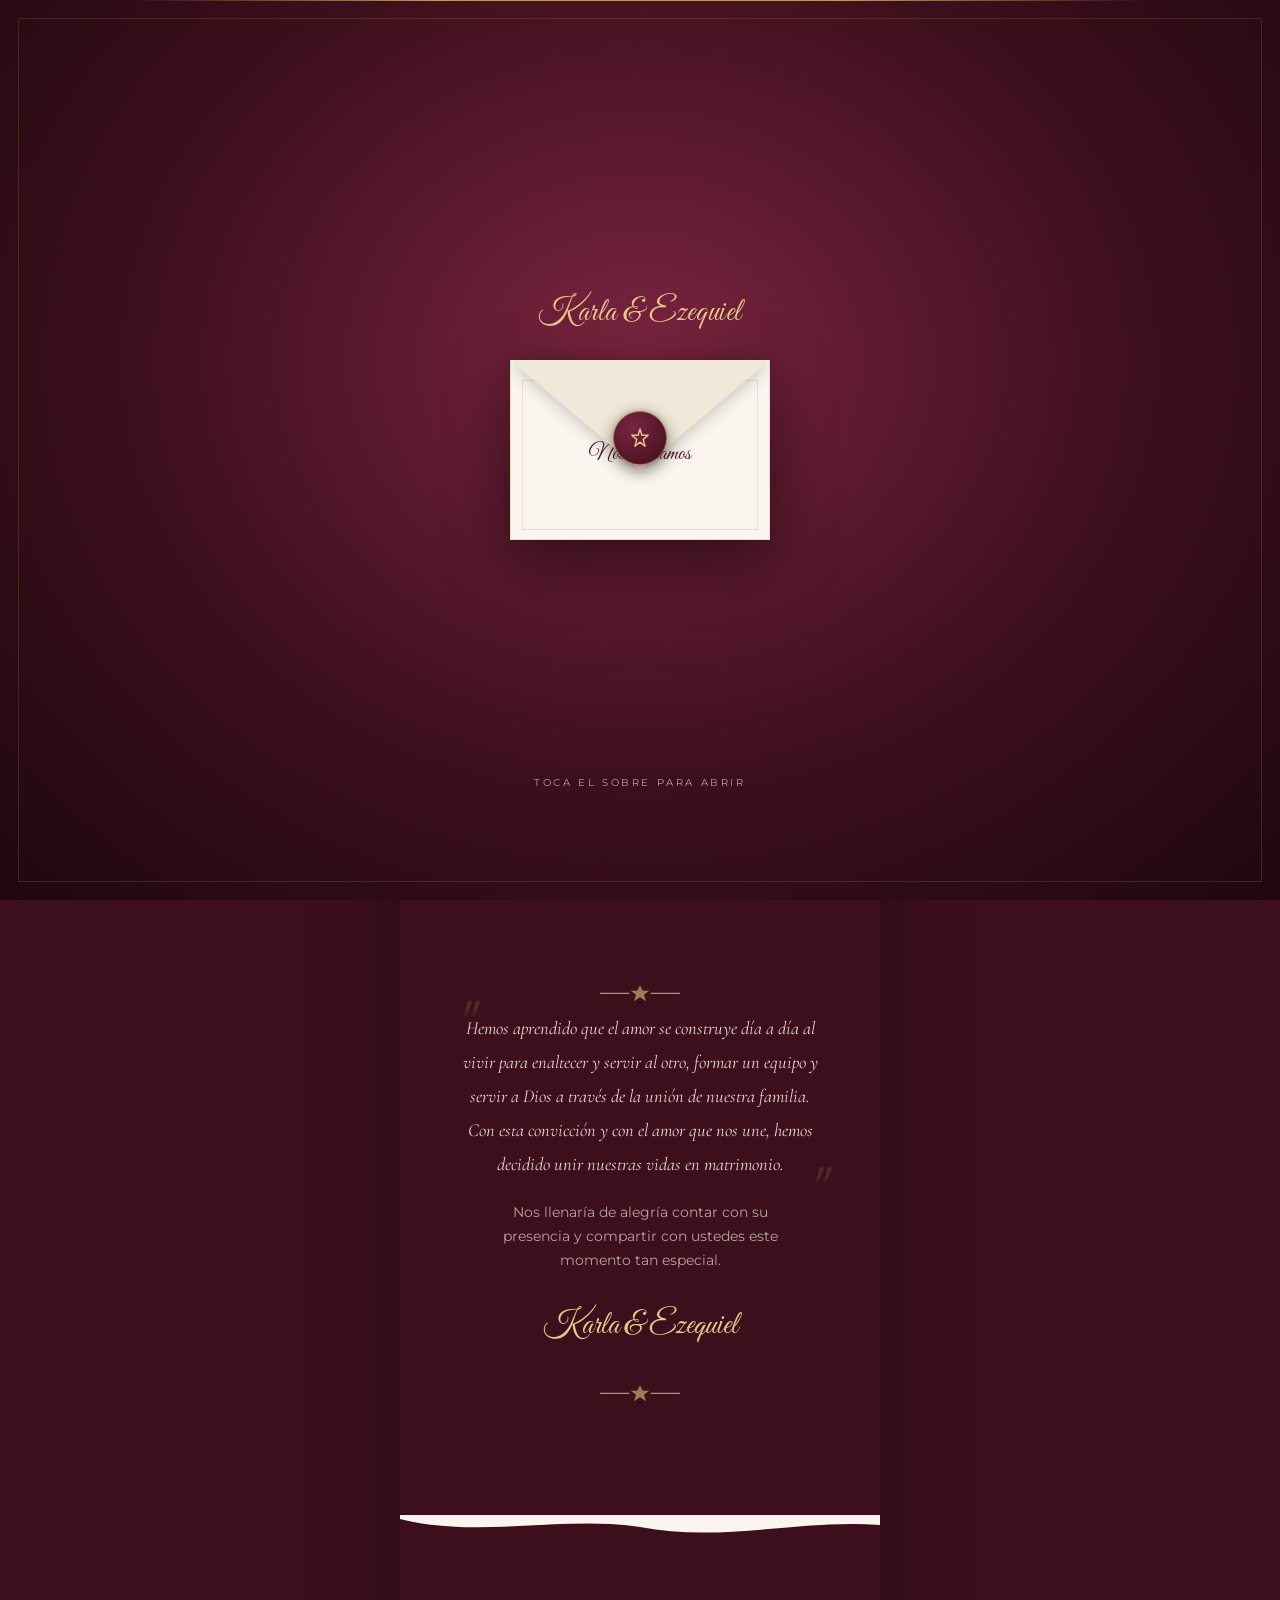
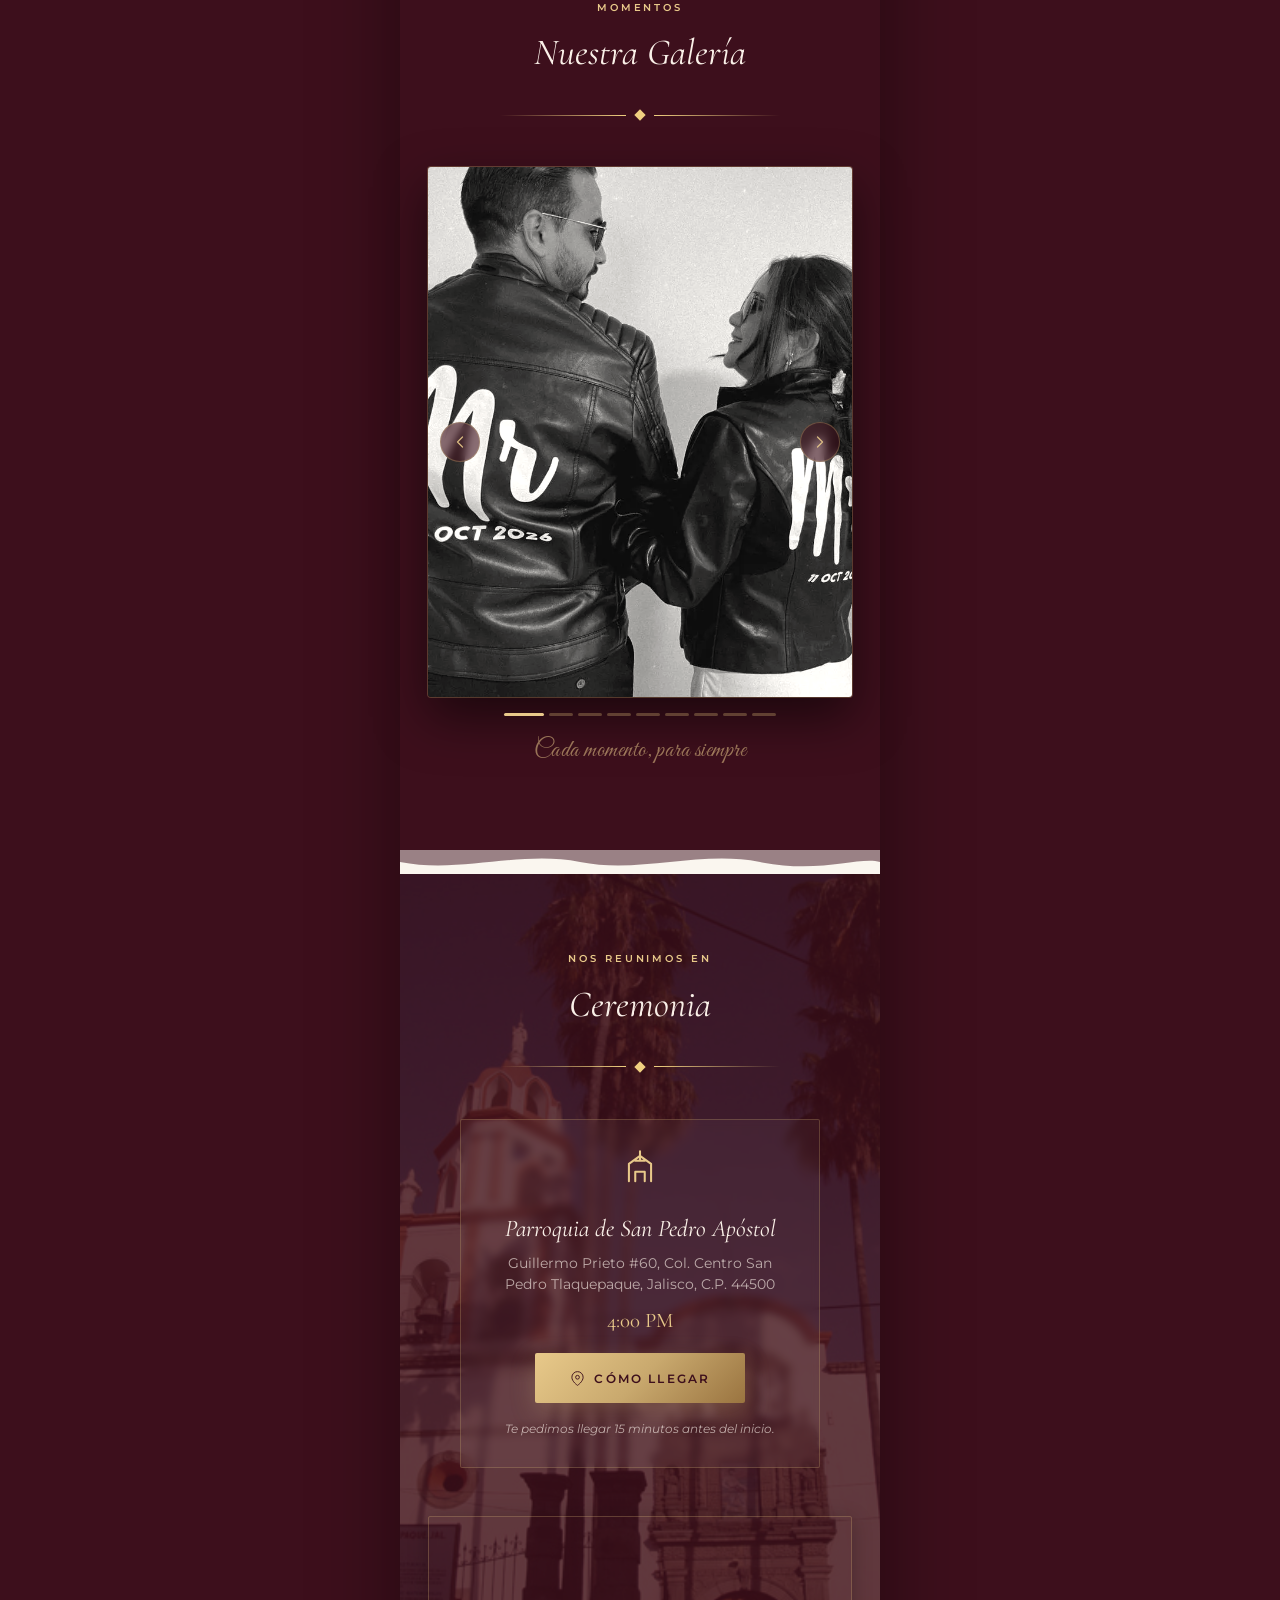
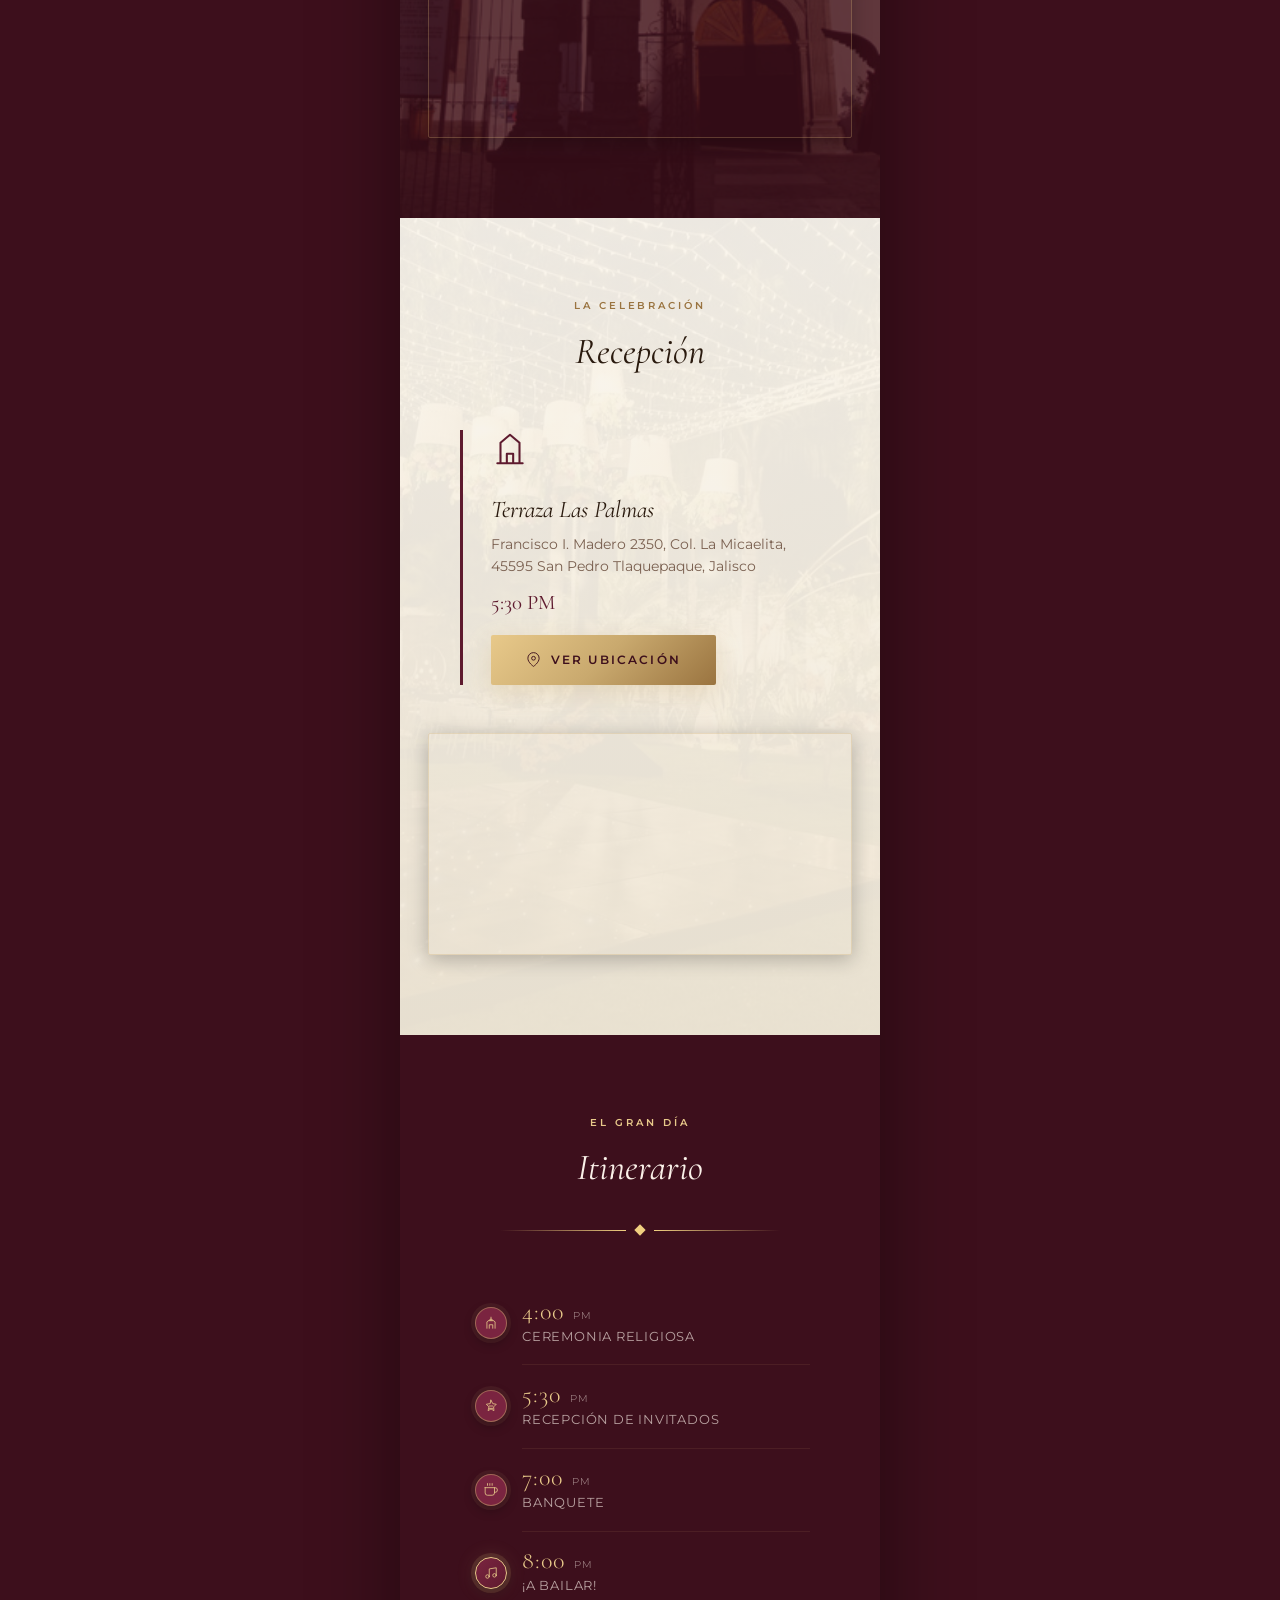
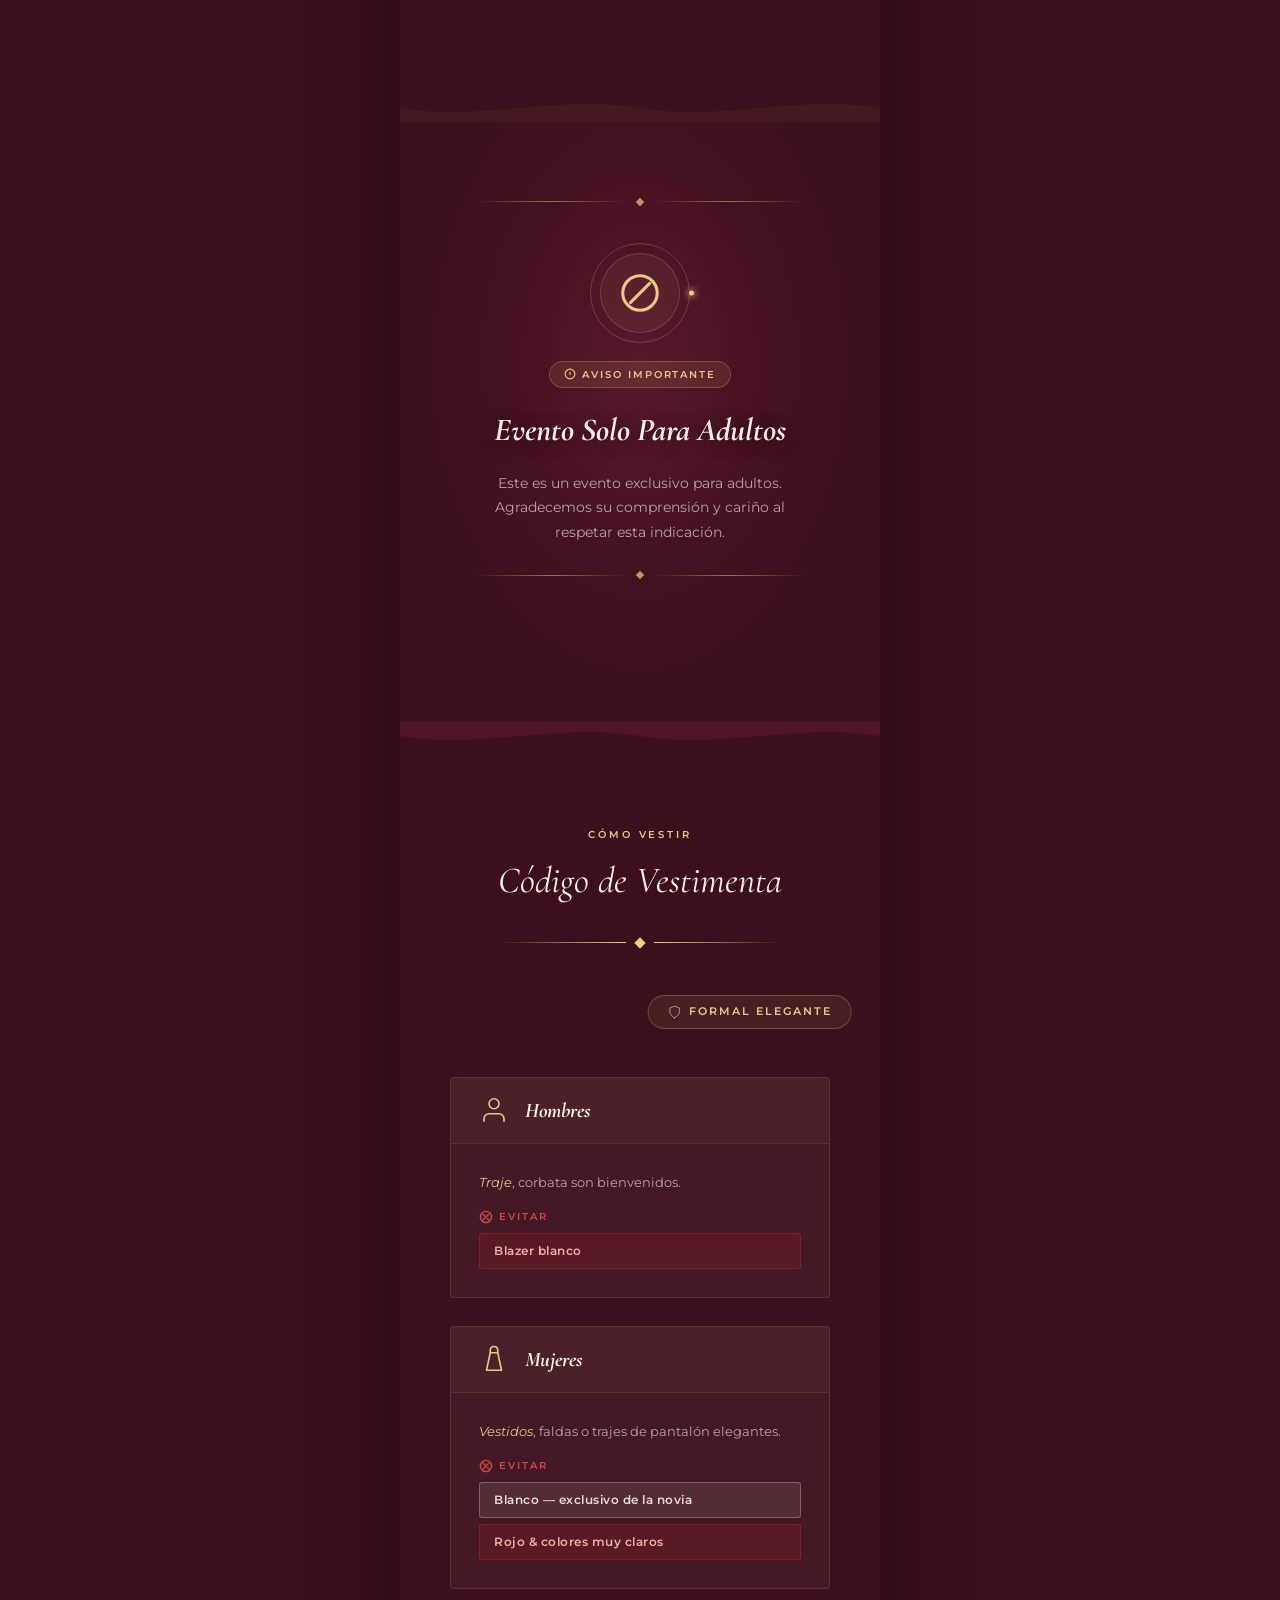
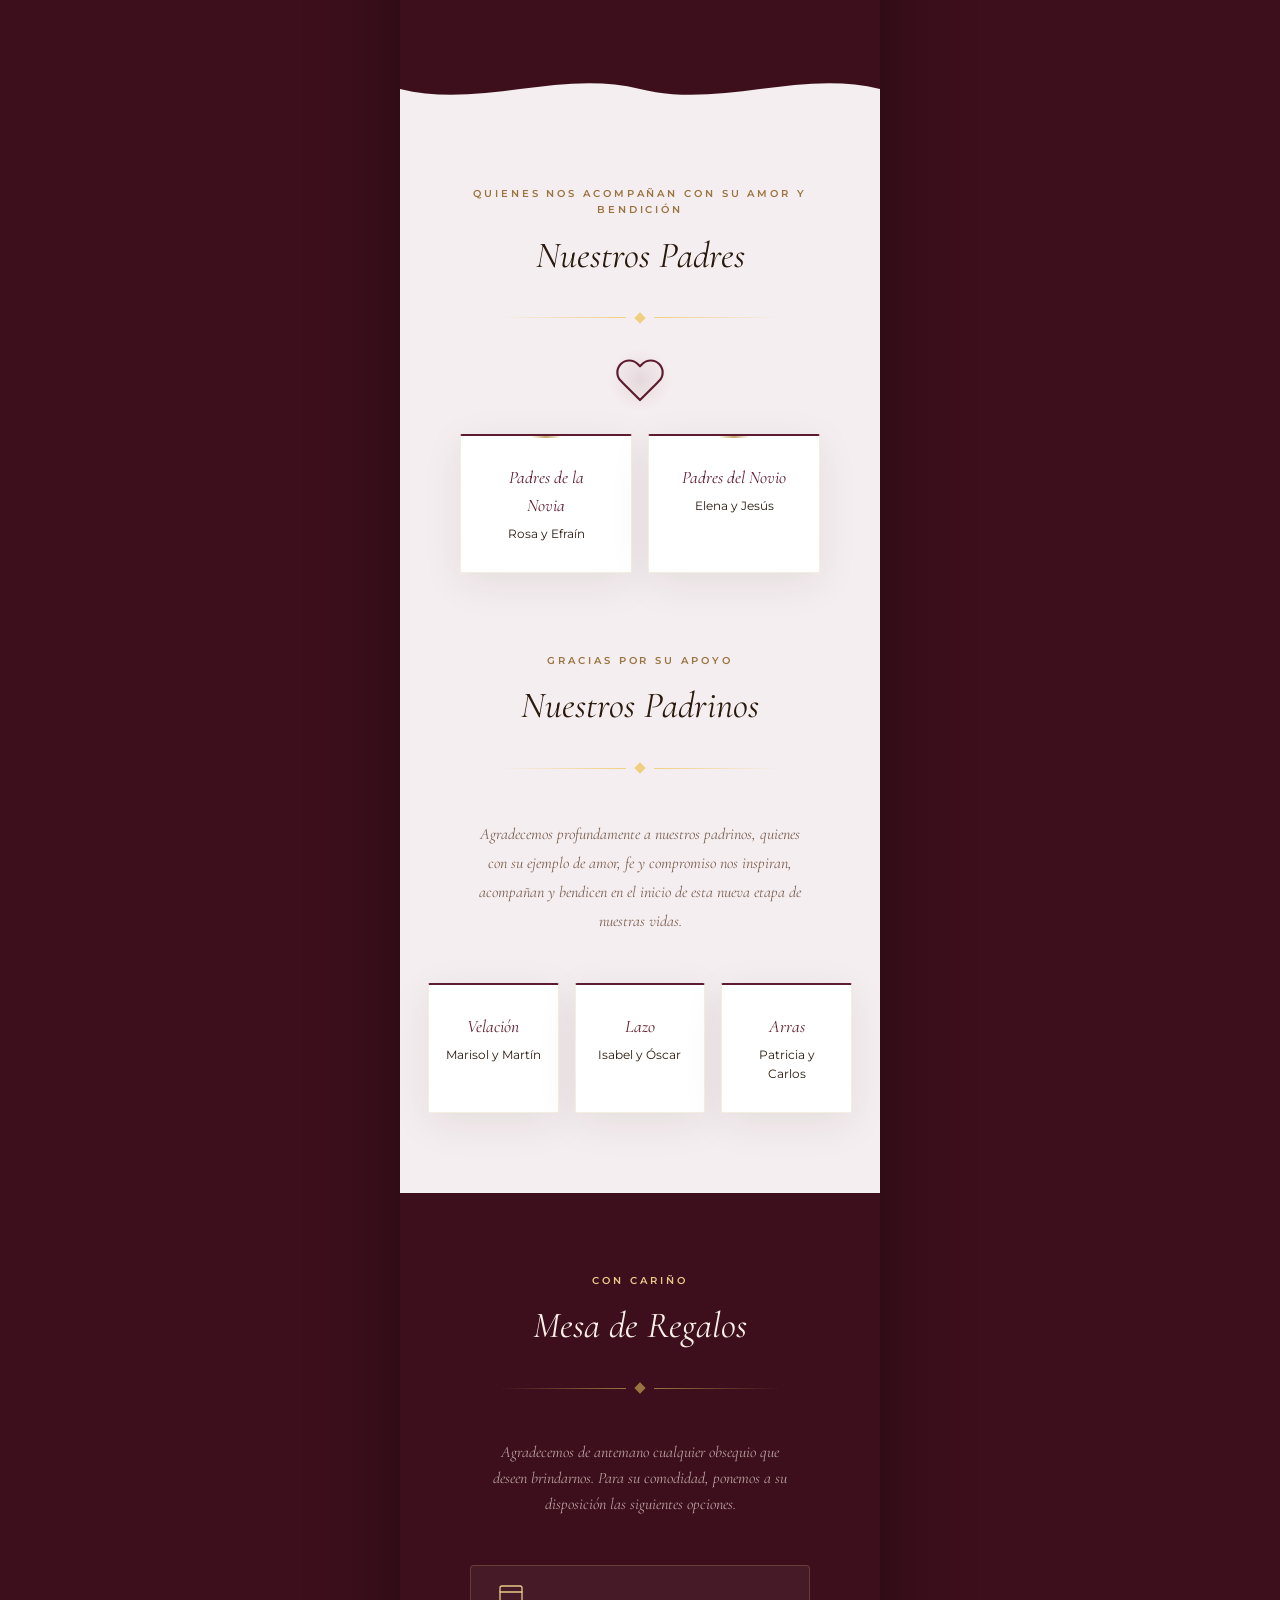
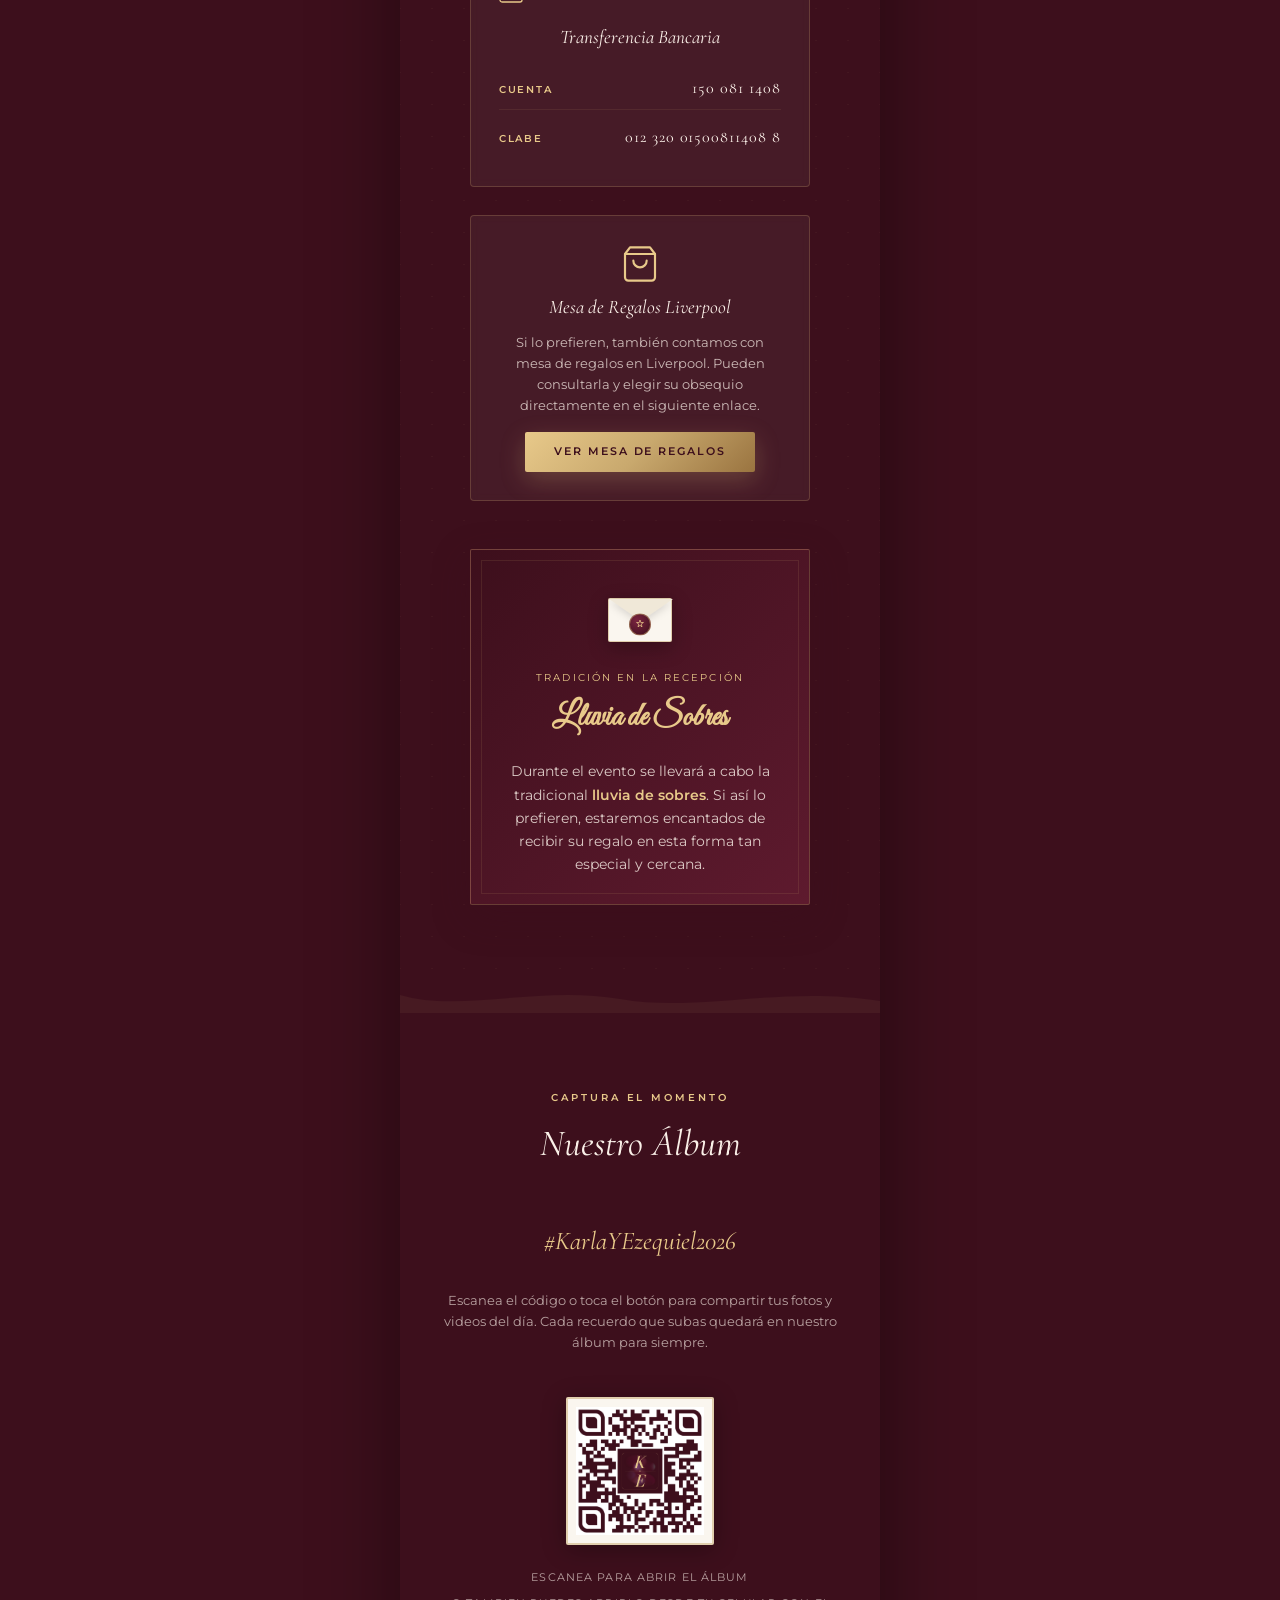
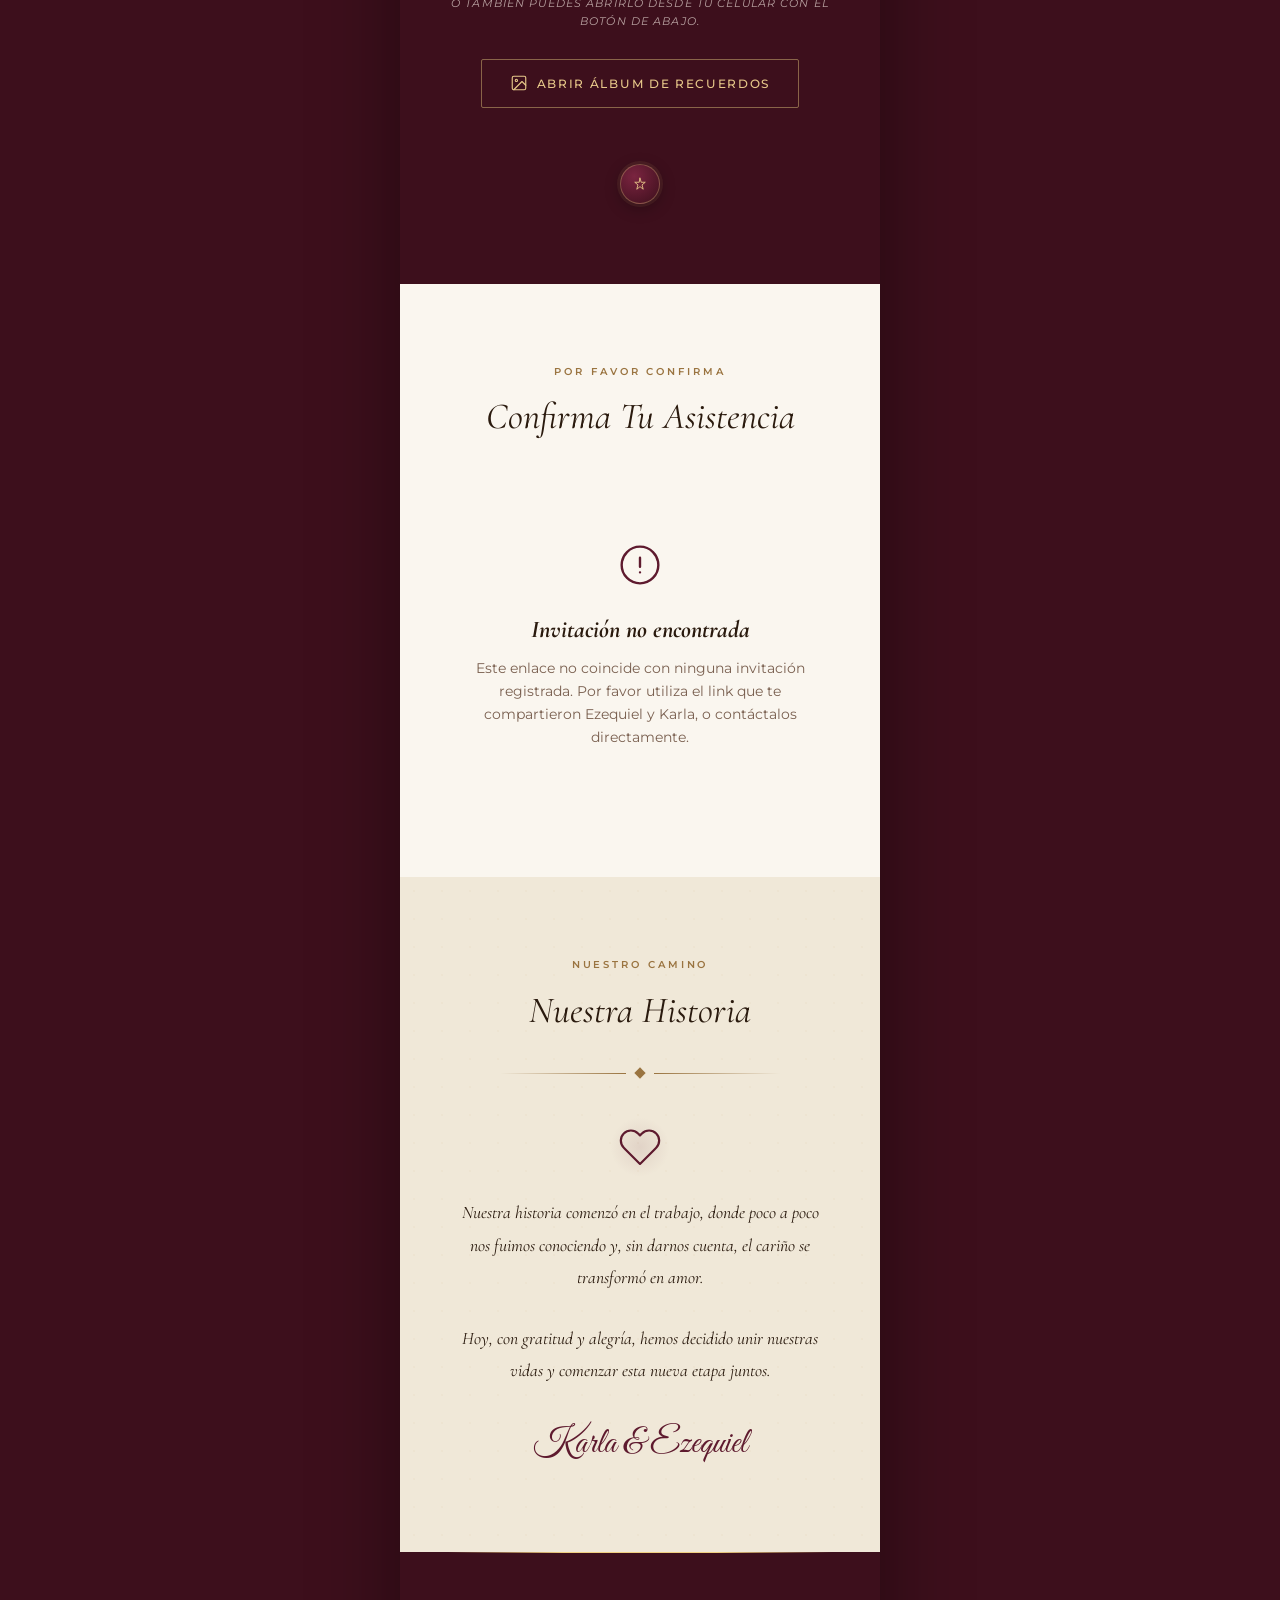
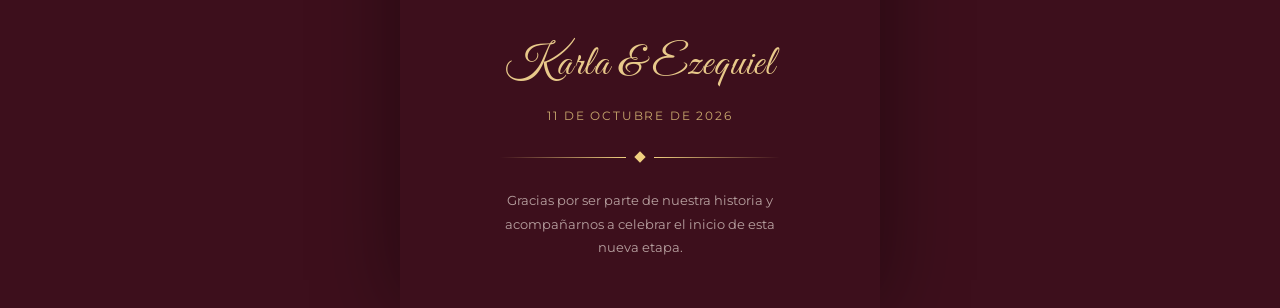
<file: index.html>
<!DOCTYPE html>
<html lang="es-MX">

<head>
<meta charset="UTF-8">
<meta name="viewport" content="width=device-width, initial-scale=1, viewport-fit=cover">
<title>Karla &amp; Ezequiel — Nos Casamos | 11 de Octubre 2026</title>
<meta name="description" content="Acompáñanos a celebrar la boda de Karla y Ezequiel el 11 de octubre de 2026 en Jalisco, México.">
<meta name="robots" content="noindex, nofollow">
 
<!-- Open Graph — preview al pegar el link en WhatsApp, iMessage, etc. -->
<meta property="og:title" content="Karla &amp; Ezequiel — Nos Casamos 💍">
<meta property="og:description" content="11 de Octubre de 2026 · Jalisco, México — Acompáñanos a celebrar este día tan especial.">
<meta property="og:type" content="website">
<meta property="og:url" content="https://boda-ezequiel-karla.vercel.app/">
<meta property="og:image" content="https://boda-ezequiel-karla.vercel.app/assets/icons/og-cover.png">
<meta property="og:image:width" content="1200">
<meta property="og:image:height" content="630">
<meta property="og:locale" content="es_MX">
 
<!-- Twitter Card (también lo lee iMessage en iOS) -->
<meta name="twitter:card" content="summary_large_image">
<meta name="twitter:title" content="Karla &amp; Ezequiel — Nos Casamos 💍">
<meta name="twitter:description" content="11 de Octubre de 2026 · Jalisco, México">
<meta name="twitter:image" content="https://boda-ezequiel-karla.vercel.app/assets/icons/og-cover.png">
 
<!-- Favicon — todos los tamaños necesarios -->
<link rel="icon" href="assets/icons/favicon-32.png" sizes="32x32" type="image/png">
<link rel="icon" href="assets/icons/favicon-192.png" sizes="192x192" type="image/png">
<link rel="apple-touch-icon" href="assets/icons/favicon-192.png">
 
<link rel="stylesheet" href="css/style.css">
</head>
<body>
  

<!-- ============================================================
     PANTALLA DEL SOBRE ANIMADO
     ============================================================ -->
<div class="envelope-screen" aria-hidden="false">
  <div class="envelope">
    <p class="envelope__names">Karla &amp; Ezequiel</p>
    <div class="envelope__card">Nos Casamos</div>
    <div class="envelope__body"></div>
    <div class="envelope__flap"></div>
    <div class="envelope__seal">
      <svg viewBox="0 0 24 24" fill="none" stroke-width="1.5" stroke-linecap="round" stroke-linejoin="round">
        <path d="M12 2 L14 9 L21 9 L15.5 13.5 L17.5 21 L12 16.5 L6.5 21 L8.5 13.5 L3 9 L10 9 Z"/>
      </svg>
    </div>
  </div>
  <p class="envelope-screen__hint">Toca el sobre para abrir</p>
</div>

<!-- ============================================================
     MODAL DE MÚSICA
     ============================================================ -->
<div class="music-modal">
  <div class="music-modal__box">
    <svg class="music-modal__icon" viewBox="0 0 24 24" fill="none" stroke="currentColor" stroke-width="1.5" stroke-linecap="round" stroke-linejoin="round">
      <path d="M9 18V5l12-2v13"/><circle cx="6" cy="18" r="3"/><circle cx="18" cy="16" r="3"/>
    </svg>
    <p class="music-modal__text">¿Deseas escuchar<br>nuestra canción?</p>
    <div class="music-modal__actions">
      <button class="btn-gold" data-music="yes" type="button">Sí</button>
      <button class="btn-outline" data-music="no" type="button">No</button>
    </div>
  </div>
</div>

<audio id="wedding-audio" loop preload="none">
  <source src="assets/audio/fondo.mp3" type="audio/mpeg">
</audio>

<button class="music-toggle" type="button" aria-label="Pausar o reproducir música">
  <svg class="icon-play" viewBox="0 0 24 24" fill="currentColor"><path d="M8 5v14l11-7z"/></svg>
  <svg class="icon-pause" viewBox="0 0 24 24" fill="currentColor"><path d="M6 5h4v14H6zM14 5h4v14h-4z"/></svg>
</button>

<!-- ============================================================
     APP PRINCIPAL
     ============================================================ -->
<div class="app">

  <!-- ============ HERO ============ -->
  <header class="hero">
    <!-- Imagen de fondo con overlay elegante -->
    <div class="hero__bg-photo" aria-hidden="true">
      <img src="assets/fotos/foto-principal.webp" alt="" loading="eager">
    </div>
    <div class="hero__overlay" aria-hidden="true"></div>
    <div class="particles-layer" data-count="14"></div>

    <!-- Esquinas ornamentales doradas -->
    <div class="hero__corner hero__corner--tl" aria-hidden="true"></div>
    <div class="hero__corner hero__corner--tr" aria-hidden="true"></div>
    <div class="hero__corner hero__corner--bl" aria-hidden="true"></div>
    <div class="hero__corner hero__corner--br" aria-hidden="true"></div>

    <!-- Contenido principal centrado -->
    <div class="hero__content">
      <p class="hero__blessing fade-up">Con la bendición de nuestras familias</p>

      <h1 class="hero__names fade-up">
        Karla
        <span class="hero__ampersand text-script">&amp;</span>
        Ezequiel
      </h1>

      <p class="hero__date fade-up">11 · OCTUBRE · 2026</p>
      <p class="hero__subtitle fade-up">Nos Casamos</p>

      <div class="countdown fade-up" style="margin-top: 2.5rem;">
        <div class="countdown__unit">
          <span class="countdown__number" data-countdown="days">00</span>
          <span class="countdown__label">Días</span>
        </div>
        <div class="countdown__unit">
          <span class="countdown__number" data-countdown="hours">00</span>
          <span class="countdown__label">Horas</span>
        </div>
        <div class="countdown__unit">
          <span class="countdown__number" data-countdown="minutes">00</span>
          <span class="countdown__label">Min</span>
        </div>
        <div class="countdown__unit">
          <span class="countdown__number" data-countdown="seconds">00</span>
          <span class="countdown__label">Seg</span>
        </div>
      </div>
    </div>

    <!-- Scroll hint -->
    <div class="hero__scroll-hint" aria-hidden="true">
      <span>Desliza</span>
      <svg viewBox="0 0 24 24" fill="none" stroke-width="1.5" stroke-linecap="round" stroke-linejoin="round">
        <path d="M12 5v14M5 12l7 7 7-7"/>
      </svg>
    </div>
  </header>

  <!-- ============ MENSAJE DE AMOR ============ -->
  <section class="section section-love-message fade-up" aria-label="Mensaje de los novios">
    <div class="love-message__ornament" aria-hidden="true">
      <svg viewBox="0 0 60 20" fill="none" xmlns="http://www.w3.org/2000/svg">
        <line x1="0" y1="10" x2="22" y2="10" stroke="#C9A96E" stroke-width="0.8"/>
        <path d="M30 4 L32 8 L37 8 L33 11 L34.5 16 L30 13 L25.5 16 L27 11 L23 8 L28 8 Z" fill="#C9A96E" opacity="0.7"/>
        <line x1="38" y1="10" x2="60" y2="10" stroke="#C9A96E" stroke-width="0.8"/>
      </svg>
    </div>
    <span class="love-message__quote-open" aria-hidden="true">"</span>
    <blockquote class="love-message__text">
      Hemos aprendido que el amor se construye día a día al vivir para enaltecer y servir al otro, formar un equipo y servir a Dios a través de la unión de nuestra familia. Con esta convicción y con el amor que nos une, hemos decidido unir nuestras vidas en matrimonio.
    </blockquote>
    <span class="love-message__quote-close" aria-hidden="true">"</span>
    <p class="love-message__invite">
      Nos llenaría de alegría contar con su presencia y compartir con ustedes este momento tan especial.
    </p>
    <p class="love-message__signature text-script">Karla &amp; Ezequiel</p>
    <div class="love-message__ornament" aria-hidden="true">
      <svg viewBox="0 0 60 20" fill="none" xmlns="http://www.w3.org/2000/svg">
        <line x1="0" y1="10" x2="22" y2="10" stroke="#C9A96E" stroke-width="0.8"/>
        <path d="M30 4 L32 8 L37 8 L33 11 L34.5 16 L30 13 L25.5 16 L27 11 L23 8 L28 8 Z" fill="#C9A96E" opacity="0.7"/>
        <line x1="38" y1="10" x2="60" y2="10" stroke="#C9A96E" stroke-width="0.8"/>
      </svg>
    </div>
  </section>

  <!-- ============ GALERÍA ============ -->
  <!-- Separador onda: love-message (marfil) → gallery (borgoña oscuro) -->
  <div class="wave-sep wave-sep--to-dark" aria-hidden="true">
    <svg viewBox="0 0 480 40" preserveAspectRatio="none" xmlns="http://www.w3.org/2000/svg">
      <path d="M0,4 C80,24 160,0 240,12 C320,28 400,4 480,10 L480,40 L0,40 Z" fill="#3D0F1C"/>
    </svg>
  </div>

  <section class="section gallery fade-up" aria-labelledby="galeria-title" style="padding-bottom:var(--space-xl)">
    <div class="section-title">
      <p class="section-title__eyebrow">Momentos</p>
      <h2 class="section-title__heading" id="galeria-title">Nuestra Galería</h2>
      <div class="gold-rule" aria-hidden="true"><span class="gold-rule__diamond"></span></div>
    </div>

    <div class="gallery-carousel" id="galleryCarousel">
      <div class="gallery-carousel__viewport">
        <div class="gallery-carousel__track" id="galleryTrack">
          <div class="gallery-carousel__slide"><img src="assets/fotos/galeria-01.webp" alt="Ezequiel y Karla, foto 1" loading="lazy"></div>
          <div class="gallery-carousel__slide"><img src="assets/fotos/galeria-02.jpg" alt="Ezequiel y Karla, foto 2" loading="lazy"></div>
          <div class="gallery-carousel__slide"><img src="assets/fotos/galeria-03.webp" alt="Ezequiel y Karla, foto 3" loading="lazy"></div>
          <div class="gallery-carousel__slide"><img src="assets/fotos/galeria-04.jpg" alt="Ezequiel y Karla, foto 4" loading="lazy"></div>
          <div class="gallery-carousel__slide"><img src="assets/fotos/galeria-05.jpg" alt="Ezequiel y Karla, foto 5" loading="lazy"></div>
          <div class="gallery-carousel__slide"><img src="assets/fotos/galeria-06.jpg" alt="Ezequiel y Karla, foto 6" loading="lazy"></div>
          <div class="gallery-carousel__slide"><img src="assets/fotos/galeria-07.jpg" alt="Ezequiel y Karla, foto 7" loading="lazy"></div>
          <div class="gallery-carousel__slide"><img src="assets/fotos/galeria-08.jpg" alt="Ezequiel y Karla, foto 8" loading="lazy"></div>
          <div class="gallery-carousel__slide"><img src="assets/fotos/galeria-09.webp" alt="Ezequiel y Karla, foto 9" loading="lazy"></div>
        </div>
      </div>

      <button class="gallery-carousel__btn gallery-carousel__btn--prev" id="galleryPrev" aria-label="Foto anterior" type="button">
        <svg width="20" height="20" viewBox="0 0 24 24" fill="none" stroke="currentColor" stroke-width="1.5" stroke-linecap="round" stroke-linejoin="round">
          <path d="M15 18l-6-6 6-6"/>
        </svg>
      </button>
      <button class="gallery-carousel__btn gallery-carousel__btn--next" id="galleryNext" aria-label="Siguiente foto" type="button">
        <svg width="20" height="20" viewBox="0 0 24 24" fill="none" stroke="currentColor" stroke-width="1.5" stroke-linecap="round" stroke-linejoin="round">
          <path d="M9 18l6-6-6-6"/>
        </svg>
      </button>

      <div class="gallery-carousel__dots" id="galleryDots"></div>
    </div>

    <p class="gallery__caption text-script">Cada momento, para siempre</p>
  </section>

  <!-- Separador onda: gallery (borgoña oscuro) → ceremonia (borgoña oscuro) — mismo color, añade textura -->
  <div class="wave-sep wave-sep--to-dark wave-sep--flip" aria-hidden="true">
    <svg viewBox="0 0 480 24" preserveAspectRatio="none" xmlns="http://www.w3.org/2000/svg">
      <path d="M0,12 C60,0 120,24 180,12 C240,0 300,24 360,12 C420,0 460,18 480,12 L480,24 L0,24 Z" fill="#3D0F1C" opacity="0.5"/>
    </svg>
  </div>

  <!-- ============ CEREMONIA ============ -->
  <section class="section section-ceremonia fade-up" aria-labelledby="ceremonia-title">
    <!-- Foto del lugar como fondo -->
    <div class="venue-bg" aria-hidden="true">
      <img src="assets/fotos/ceremonia-lugar.jpg" alt="" loading="lazy">
    </div>
    <div class="venue-overlay" aria-hidden="true"></div>

    <div class="venue-content">
      <div class="section-title">
        <p class="section-title__eyebrow">Nos Reunimos En</p>
        <h2 class="section-title__heading" id="ceremonia-title">Ceremonia</h2>
        <div class="gold-rule" aria-hidden="true"><span class="gold-rule__diamond"></span></div>
      </div>

      <div class="event-card">
        <svg class="event-card__icon" viewBox="0 0 24 24" fill="none" stroke="currentColor" stroke-width="1.3" stroke-linecap="round" stroke-linejoin="round">
          <path d="M12 2v6M9 8h6M5 21V10l7-5 7 5v11M9 21v-6h6v6"/>
        </svg>
        <p class="event-card__name">Parroquia de San Pedro Apóstol</p>
        <p class="event-card__address">Guillermo Prieto #60, Col. Centro San Pedro Tlaquepaque, Jalisco, C.P. 44500</p>
        <p class="event-card__time">4:00 PM</p>
        <a class="btn-gold" href="https://maps.app.goo.gl/f3AuFCkNjSEva6M99" target="_blank" rel="noopener">
          <svg viewBox="0 0 24 24" fill="none" stroke="currentColor" stroke-width="1.5"><path d="M21 10c0 7-9 13-9 13s-9-6-9-13a9 9 0 0118 0z"/><circle cx="12" cy="10" r="3"/></svg>
          Cómo Llegar
        </a>
        <p class="event-card__note">Te pedimos llegar 15 minutos antes del inicio.</p>
      </div>

      <!-- Google Maps iframe -->
      <div class="venue-map">
        <iframe
          src="https://www.google.com/maps/embed?pb=!1m18!1m12!1m3!1d3733.7236321965343!2d-103.3118654!3d20.6401188!2m3!1f0!2f0!3f0!3m2!1i1024!2i768!4f13.1!3m3!1m2!1s0x8428b3b4abfcaf03%3A0xe22409e5f780ddf2!2sParroquia%20San%20Pedro%20Ap%C3%B3stol!5e0!3m2!1ses-419!2smx!4v1782342403552!5m2!1ses-419!2smx"
          width="100%" height="220" style="border:0;" allowfullscreen="" loading="lazy"
          referrerpolicy="strict-origin-when-cross-origin"
          title="Ubicación Parroquia de San Pedro Apóstol"></iframe>
      </div>
    </div>
  </section>

  <!-- ============ RECEPCIÓN ============ -->
  <section class="section section-recepcion fade-up" aria-labelledby="recepcion-title">
    <!-- Foto de la terraza como fondo -->
    <div class="venue-bg venue-bg--light" aria-hidden="true">
      <img src="assets/fotos/recepcion-lugar.jpeg" alt="" loading="lazy">
    </div>
    <div class="venue-overlay venue-overlay--light" aria-hidden="true"></div>

    <div class="venue-content venue-content--recepcion">
      <div class="section-title">
        <p class="section-title__eyebrow">La Celebración</p>
        <h2 class="section-title__heading" id="recepcion-title">Recepción</h2>
      </div>

      <div class="event-card">
        <svg class="event-card__icon" viewBox="0 0 24 24" fill="none" stroke="currentColor" stroke-width="1.3" stroke-linecap="round" stroke-linejoin="round">
          <path d="M4 21h16M6 21V8l6-5 6 5v13M10 21v-6h4v6"/>
        </svg>
        <p class="event-card__name">Terraza Las Palmas</p>
        <p class="event-card__address">Francisco I. Madero 2350, Col. La Micaelita, 45595 San Pedro Tlaquepaque, Jalisco</p>
        <p class="event-card__time">5:30 PM</p>
        <a class="btn-gold" href="https://maps.app.goo.gl/krQ7ZwAUV9HWbqjA8" target="_blank" rel="noopener">
          <svg viewBox="0 0 24 24" fill="none" stroke="currentColor" stroke-width="1.5"><path d="M21 10c0 7-9 13-9 13s-9-6-9-13a9 9 0 0118 0z"/><circle cx="12" cy="10" r="3"/></svg>
          Ver Ubicación
        </a>
      </div>

      <!-- Google Maps iframe -->
      <div class="venue-map">
        <iframe
          src="https://www.google.com/maps/embed?pb=!1m18!1m12!1m3!1d3734.8206402470078!2d-103.33282477606528!3d20.59538103167261!2m3!1f0!2f0!3f0!3m2!1i1024!2i768!4f13.1!3m3!1m2!1s0x8428b2c2432cf05b%3A0xffdd3895042e95d7!2sLas%20Palmas%20Terraza%20Eventos!5e0!3m2!1ses-419!2smx!4v1782340627095!5m2!1ses-419!2smx"
          width="100%" height="220" style="border:0;" allowfullscreen="" loading="lazy"
          referrerpolicy="strict-origin-when-cross-origin"
          title="Ubicación Terraza Las Palmas">
        </iframe>
      </div>
    </div>
  </section>

  <!-- ============ ITINERARIO ============ -->
  <section class="section section-itinerario fade-up" aria-labelledby="itinerario-title">
    <!-- Partículas doradas de fondo -->
    <div class="particles-layer" data-count="10" aria-hidden="true"></div>

    <div class="section-title">
      <p class="section-title__eyebrow">El Gran Día</p>
      <h2 class="section-title__heading" id="itinerario-title">Itinerario</h2>
      <div class="gold-rule" aria-hidden="true"><span class="gold-rule__diamond"></span></div>
    </div>

    <div class="itinerary-timeline">
      <!-- Línea vertical animada -->
      <div class="itinerary-timeline__line" aria-hidden="true">
        <svg viewBox="0 0 2 400" preserveAspectRatio="none">
          <line x1="1" y1="0" x2="1" y2="400" stroke="url(#lineGrad)" stroke-width="1.5"/>
          <defs>
            <linearGradient id="lineGrad" x1="0" y1="0" x2="0" y2="1" gradientUnits="objectBoundingBox">
              <stop offset="0%" stop-color="#F0D080" stop-opacity="0"/>
              <stop offset="20%" stop-color="#F0D080" stop-opacity="0.8"/>
              <stop offset="80%" stop-color="#C9A96E" stop-opacity="0.8"/>
              <stop offset="100%" stop-color="#C9A96E" stop-opacity="0"/>
            </linearGradient>
          </defs>
        </svg>
      </div>

      <!-- Evento 1 -->
      <div class="itinerary-item">
        <div class="itinerary-item__icon-wrap" aria-hidden="true">
          <svg viewBox="0 0 24 24" fill="none" stroke="currentColor" stroke-width="1.4" stroke-linecap="round" stroke-linejoin="round">
            <path d="M12 2v6M9 8h6M5 21V10l7-5 7 5v11M9 21v-6h6v6"/>
          </svg>
        </div>
        <div class="itinerary-item__content">
          <span class="itinerary-item__time">4:00 <span>PM</span></span>
          <span class="itinerary-item__label">Ceremonia Religiosa</span>
        </div>
      </div>

      <!-- Evento 2 -->
      <div class="itinerary-item">
        <div class="itinerary-item__icon-wrap" aria-hidden="true">
          <svg viewBox="0 0 24 24" fill="none" stroke="currentColor" stroke-width="1.4" stroke-linecap="round" stroke-linejoin="round">
            <path d="M9 12h6M9 16h6M12 2l3 6 6 1-4.5 4.5L17 20l-5-3-5 3 1.5-6.5L4 9l6-1z"/>
          </svg>
        </div>
        <div class="itinerary-item__content">
          <span class="itinerary-item__time">5:30 <span>PM</span></span>
          <span class="itinerary-item__label">Recepción de Invitados</span>
        </div>
      </div>

      <!-- Evento 3 -->
      <div class="itinerary-item">
        <div class="itinerary-item__icon-wrap" aria-hidden="true">
          <svg viewBox="0 0 24 24" fill="none" stroke="currentColor" stroke-width="1.4" stroke-linecap="round" stroke-linejoin="round">
            <path d="M18 8h1a4 4 0 010 8h-1M2 8h16v9a4 4 0 01-4 4H6a4 4 0 01-4-4V8zM6 1v3M10 1v3M14 1v3"/>
          </svg>
        </div>
        <div class="itinerary-item__content">
          <span class="itinerary-item__time">7:00 <span>PM</span></span>
          <span class="itinerary-item__label">Banquete</span>
        </div>
      </div>

      <!-- Evento 4 -->
      <div class="itinerary-item">
        <div class="itinerary-item__icon-wrap itinerary-item__icon-wrap--last" aria-hidden="true">
          <svg viewBox="0 0 24 24" fill="none" stroke="currentColor" stroke-width="1.4" stroke-linecap="round" stroke-linejoin="round">
            <path d="M9 18V5l12-2v13"/><circle cx="6" cy="18" r="3"/><circle cx="18" cy="16" r="3"/>
          </svg>
        </div>
        <div class="itinerary-item__content">
          <span class="itinerary-item__time">8:00 <span>PM</span></span>
          <span class="itinerary-item__label">¡A Bailar!</span>
        </div>
      </div>
    </div>
  </section>

  <!-- Separador ondulado entre itinerario y solo adultos (ambos oscuros — crea profundidad) -->
  <div class="wave-sep wave-sep--inner-dark" aria-hidden="true">
    <svg viewBox="0 0 480 28" preserveAspectRatio="none" xmlns="http://www.w3.org/2000/svg">
      <path d="M0,14 C80,28 160,0 240,14 C320,28 400,0 480,14 L480,28 L0,28 Z" fill="rgba(201,169,110,0.06)"/>
    </svg>
  </div>

  <!-- ============ SOLO ADULTOS ============ -->
  <section class="adults-only fade-up" aria-labelledby="adultos-title">
    <!-- Fondo radial dramático -->
    <div class="adults-only__radial" aria-hidden="true"></div>
    <!-- Partículas sutiles -->
    <div class="particles-layer adults-only__particles" data-count="8" aria-hidden="true"></div>
    <!-- Regla superior ornamental -->
    <div class="adults-only__top-rule" aria-hidden="true">
      <span class="adults-only__top-rule-line"></span>
      <span class="adults-only__top-rule-diamond"></span>
      <span class="adults-only__top-rule-line"></span>
    </div>
    <!-- Ícono con anillo orbital animado -->
    <div class="adults-only__icon-wrap">
      <div class="adults-only__orbit" aria-hidden="true">
        <span class="adults-only__orbit-dot"></span>
      </div>
      <div class="adults-only__ring" aria-hidden="true"></div>
      <svg class="adults-only__icon"
        viewBox="0 0 24 24"
        fill="none"
        stroke="currentColor"
        stroke-width="1.6"
        stroke-linecap="round"
        stroke-linejoin="round">
        <circle cx="12" cy="12" r="9"></circle>
        <path d="M7 17L17 7"></path>
      </svg>
    </div>
    <!-- Badge de aviso -->
    <div class="adults-only__badge" aria-hidden="true">
      <svg viewBox="0 0 16 16" fill="none" stroke="currentColor" stroke-width="1.5"><circle cx="8" cy="8" r="6.5"/><path d="M8 5v4M8 11h.01"/></svg>
      Aviso importante
    </div>
    <h2 class="adults-only__title" id="adultos-title">Evento Solo Para Adultos</h2>
    <p class="adults-only__text">Este es un evento exclusivo para adultos.<br>Agradecemos su comprensión y cariño al respetar esta indicación.</p>
    <!-- Regla inferior -->
    <div class="adults-only__top-rule" style="margin-top: var(--space-md);" aria-hidden="true">
      <span class="adults-only__top-rule-line"></span>
      <span class="adults-only__top-rule-diamond"></span>
      <span class="adults-only__top-rule-line"></span>
    </div>
  </section>

  <!-- Separador: adultos (oscuro) → vestimenta (oscuro) -->
  <div class="wave-sep wave-sep--inner-dark wave-sep--flip" aria-hidden="true">
    <svg viewBox="0 0 480 28" preserveAspectRatio="none" xmlns="http://www.w3.org/2000/svg">
      <path d="M0,14 C80,0 160,28 240,14 C320,0 400,28 480,14 L480,28 L0,28 Z" fill="rgba(122,36,64,0.3)"/>
    </svg>
  </div>

  <!-- ============ CÓDIGO DE VESTIMENTA ============ -->
  <section class="section section-vestimenta fade-up" aria-labelledby="vestimenta-title">
    <!-- Partículas muy sutiles -->
    <div class="particles-layer" data-count="6" aria-hidden="true"></div>

    <div class="section-title">
      <p class="section-title__eyebrow">Cómo Vestir</p>
      <h2 class="section-title__heading" id="vestimenta-title">Código de Vestimenta</h2>
      <div class="gold-rule" aria-hidden="true"><span class="gold-rule__diamond"></span></div>
    </div>

    <!-- Badge de etiqueta formal -->
    <div class="dress-code__badge" aria-hidden="true">
      <svg viewBox="0 0 24 24" fill="none" stroke="currentColor" stroke-width="1.2" stroke-linecap="round" stroke-linejoin="round">
        <path d="M12 22s8-4 8-10V5l-8-3-8 3v7c0 6 8 10 8 10z"/>
      </svg>
      <span>Formal Elegante</span>
    </div>

    <div class="dress-code__panels">
      <!-- Panel Hombres -->
      <div class="dress-panel">
        <div class="dress-panel__header">
          <div class="dress-panel__icon" aria-hidden="true">
            <svg viewBox="0 0 24 24" fill="none" stroke="currentColor" stroke-width="1.3" stroke-linecap="round" stroke-linejoin="round">
              <path d="M20 21v-2a4 4 0 00-4-4H8a4 4 0 00-4 4v2M12 11a4 4 0 100-8 4 4 0 000 8z"/>
            </svg>
          </div>
          <h3 class="dress-panel__title">Hombres</h3>
        </div>
        <div class="dress-panel__body">
          <p class="dress-panel__free"><em>Traje</em>, corbata son bienvenidos.</p>
          <div class="dress-avoid">
            <div class="dress-avoid__label">
              <svg viewBox="0 0 20 20" fill="none" stroke="currentColor" stroke-width="2" stroke-linecap="round"><circle cx="10" cy="10" r="8"/><path d="M6 6l8 8M14 6l-8 8"/></svg>
              Evitar
            </div>
            <div class="dress-avoid__items">
              <span class="dress-avoid__pill">Blazer blanco</span>
            </div>
          </div>
        </div>
      </div>

      <!-- Panel Mujeres -->
      <div class="dress-panel">
        <div class="dress-panel__header">
          <div class="dress-panel__icon" aria-hidden="true">
            <svg viewBox="0 0 24 24" fill="none" stroke="currentColor" stroke-width="1.3" stroke-linecap="round" stroke-linejoin="round">
              <path d="M12 2C10.3 2 9 3.3 9 5v2L6 21h12L15 7V5c0-1.7-1.3-3-3-3zM9 7h6"/>
            </svg>
          </div>
          <h3 class="dress-panel__title">Mujeres</h3>
        </div>
        <div class="dress-panel__body">
          <p class="dress-panel__free"><em>Vestidos</em>, faldas o trajes de pantalón elegantes.</p>
          <div class="dress-avoid">
            <div class="dress-avoid__label">
              <svg viewBox="0 0 20 20" fill="none" stroke="currentColor" stroke-width="2" stroke-linecap="round"><circle cx="10" cy="10" r="8"/><path d="M6 6l8 8M14 6l-8 8"/></svg>
              Evitar
            </div>
            <div class="dress-avoid__items">
              <span class="dress-avoid__pill dress-avoid__pill--white">Blanco — exclusivo de la novia</span>
              <span class="dress-avoid__pill dress-avoid__pill--red">Rojo &amp; colores muy claros</span>
            </div>
          </div>
        </div>
      </div>
    </div>
  </section>

  <!-- Separador: vestimenta (oscuro) → padrinos (borgoña suave) -->
  <div class="wave-sep wave-sep--to-light" aria-hidden="true">
    <svg viewBox="0 0 480 40" preserveAspectRatio="none" xmlns="http://www.w3.org/2000/svg">
      <path d="M0,20 C80,40 160,0 240,20 C320,40 400,0 480,20 L480,40 L0,40 Z" fill="#F5EEF0"/>
    </svg>
  </div>

  <!-- ============ PADRES y PADRINOS ============ -->
  <section class="section section-padrinos fade-up" aria-labelledby="padres-title">
    <!-- Pétalos SVG flotantes de fondo -->
    <div class="petals-bg" aria-hidden="true">
      <svg class="petal petal--1" viewBox="0 0 20 28" fill="none"><ellipse cx="10" cy="14" rx="6" ry="12" fill="rgba(94,26,46,0.08)" transform="rotate(-20 10 14)"/></svg>
      <svg class="petal petal--2" viewBox="0 0 20 28" fill="none"><ellipse cx="10" cy="14" rx="6" ry="12" fill="rgba(94,26,46,0.06)" transform="rotate(15 10 14)"/></svg>
      <svg class="petal petal--3" viewBox="0 0 20 28" fill="none"><ellipse cx="10" cy="14" rx="6" ry="12" fill="rgba(201,169,110,0.06)" transform="rotate(-35 10 14)"/></svg>
      <svg class="petal petal--4" viewBox="0 0 20 28" fill="none"><ellipse cx="10" cy="14" rx="6" ry="12" fill="rgba(94,26,46,0.07)" transform="rotate(10 10 14)"/></svg>
      <svg class="petal petal--5" viewBox="0 0 20 28" fill="none"><ellipse cx="10" cy="14" rx="6" ry="12" fill="rgba(201,169,110,0.05)" transform="rotate(-50 10 14)"/></svg>
      <svg class="petal petal--6" viewBox="0 0 20 28" fill="none"><ellipse cx="10" cy="14" rx="6" ry="12" fill="rgba(94,26,46,0.06)" transform="rotate(25 10 14)"/></svg>
    </div>

    <!-- Nuestros Padres -->
    <div class="section-title">
      <p class="section-title__eyebrow">Quienes nos acompañan con su amor y bendición</p>
      <h2 class="section-title__heading" id="padres-title">Nuestros Padres</h2>
      <div class="gold-rule" aria-hidden="true"><span class="gold-rule__diamond"></span></div>
    </div>

    <!-- Corazón decorativo central -->
    <div class="padres-heart" aria-hidden="true">
      <svg viewBox="0 0 24 24" fill="none" stroke="currentColor" stroke-width="1" stroke-linecap="round" stroke-linejoin="round">
        <path d="M20.84 4.61a5.5 5.5 0 00-7.78 0L12 5.67l-1.06-1.06a5.5 5.5 0 00-7.78 7.78l1.06 1.06L12 21.23l7.78-7.78 1.06-1.06a5.5 5.5 0 000-7.78z"/>
      </svg>
    </div>

    <div class="sponsors-grid sponsors-grid--padres">
      <div class="elegant-card sponsor-card sponsor-card--padres">
        <div class="sponsor-card__accent" aria-hidden="true"></div>
        <p class="sponsor-card__type">Padres de la Novia</p>
        <p class="sponsor-card__names">Rosa y Efraín</p>
      </div>
      <div class="elegant-card sponsor-card sponsor-card--padres">
        <div class="sponsor-card__accent" aria-hidden="true"></div>
        <p class="sponsor-card__type">Padres del Novio</p>
        <p class="sponsor-card__names">Elena y Jesús</p>
      </div>
    </div>

    <!-- Nuestros Padrinos -->
    <div class="section-title section-padrinos-mid" style="margin-top: var(--space-xl);">
      <p class="section-title__eyebrow">Gracias Por Su Apoyo</p>
      <h2 class="section-title__heading" id="padrinos-title">Nuestros Padrinos</h2>
      <div class="gold-rule" aria-hidden="true"><span class="gold-rule__diamond"></span></div>
    </div>

    <p class="padrinos-blessing">Agradecemos profundamente a nuestros padrinos, quienes con su ejemplo de amor, fe y compromiso nos inspiran, acompañan y bendicen en el inicio de esta nueva etapa de nuestras vidas.</p>

    <div class="sponsors-grid">
      <div class="elegant-card sponsor-card">
        <p class="sponsor-card__type">Velación</p>
        <p class="sponsor-card__names">Marisol y Martín</p>
      </div>
      <div class="elegant-card sponsor-card">
        <p class="sponsor-card__type">Lazo</p>
        <p class="sponsor-card__names">Isabel y Óscar</p>
      </div>
      <div class="elegant-card sponsor-card">
        <p class="sponsor-card__type">Arras</p>
        <p class="sponsor-card__names">Patricia y Carlos</p>
      </div>
    </div>
  </section>

  <!-- ============ MESA DE REGALOS ============ -->
  <section class="section section-regalos gifts fade-up" aria-labelledby="regalos-title">
    <!-- Fondo con patrón de rombos dorados -->
    <div class="regalos-bg-pattern" aria-hidden="true"></div>

    <div class="section-title">
      <p class="section-title__eyebrow">Con Cariño</p>
      <h2 class="section-title__heading" id="regalos-title">Mesa de Regalos</h2>
      <div class="gold-rule gold-rule--dark" aria-hidden="true"><span class="gold-rule__diamond"></span></div>
    </div>

    <p class="gifts__message">Agradecemos de antemano cualquier obsequio que deseen brindarnos. Para su comodidad, ponemos a su disposición las siguientes opciones.</p>

    <!-- Card transferencia bancaria rediseñada -->
    <div class="gift-bank-card">
      <div class="gift-bank-card__icon" aria-hidden="true">
        <svg viewBox="0 0 24 24" fill="none" stroke="currentColor" stroke-width="1.3" stroke-linecap="round" stroke-linejoin="round">
          <rect x="1" y="4" width="22" height="16" rx="2" ry="2"/><line x1="1" y1="10" x2="23" y2="10"/>
        </svg>
      </div>
      <div class="gift-bank-card__content">
        <p class="gift-bank-card__label">Transferencia Bancaria</p>
        <div class="gift-bank-card__data">
          <div class="gift-bank-card__row">
            <span class="gift-bank-card__key">Cuenta</span>
            <span class="gift-bank-card__val">150 081 1408</span>
          </div>
          <div class="gift-bank-card__row">
            <span class="gift-bank-card__key">CLABE</span>
            <span class="gift-bank-card__val">012 320 01500811408 8</span>
          </div>
        </div>
      </div>
    </div>

    <!-- Card Mesa de Regalos Liverpool -->
    <!-- ⚠️ PENDIENTE: cuando tengan el link de su Mesa de Regalos Liverpool,
         reemplazar el href="#" de abajo (línea con data-liverpool-link)
         por el link real, por ejemplo:
         https://mesaderegalos.liverpool.com.mx/milistaderegalos/12345678 -->
    <div class="gift-liverpool-card">
      <div class="gift-liverpool-card__icon" aria-hidden="true">
        <svg viewBox="0 0 24 24" fill="none" stroke="currentColor" stroke-width="1.3" stroke-linecap="round" stroke-linejoin="round">
          <path d="M6 2 3 6v14a2 2 0 002 2h14a2 2 0 002-2V6l-3-4Z"/>
          <path d="M3 6h18"/>
          <path d="M16 10a4 4 0 01-8 0"/>
        </svg>
      </div>
      <div class="gift-liverpool-card__content">
        <p class="gift-liverpool-card__label">Mesa de Regalos Liverpool</p>
        <p class="gift-liverpool-card__text">Si lo prefieren, también contamos con mesa de regalos en Liverpool. Pueden consultarla y elegir su obsequio directamente en el siguiente enlace.</p>
        <a class="btn-gold gift-liverpool-card__btn" href="https://mesaderegalos.liverpool.com.mx/milistaderegalos/60028032" data-liverpool-link target="_blank" rel="noopener">Ver Mesa de Regalos</a>
      </div>
    </div>

    <!-- Lluvia de Sobres -->
    <div class="lluvia-sobres-card fade-up" aria-label="Lluvia de sobres">
      <div class="lluvia-envelope" aria-hidden="true">
        <div class="lluvia-envelope__body">
          <div class="lluvia-envelope__flap"></div>
          <div class="lluvia-envelope__seal">
            <svg viewBox="0 0 16 16" fill="none" stroke="currentColor" stroke-width="1.2">
              <path d="M8 1 L9.2 5 L13.5 5 L10 7.5 L11.2 12 L8 9.5 L4.8 12 L6 7.5 L2.5 5 L6.8 5 Z"/>
            </svg>
          </div>
        </div>
      </div>
      <div class="lluvia-content">
        <p class="lluvia-sobres__eyebrow">Tradición en la recepción</p>
        <h3 class="lluvia-sobres__title">Lluvia de Sobres</h3>
        <p class="lluvia-sobres__text">Durante el evento se llevará a cabo la tradicional <strong>lluvia de sobres</strong>. Si así lo prefieren, estaremos encantados de recibir su regalo en esta forma tan especial y cercana.</p>
      </div>
    </div>
  </section>

  </section>

  <!-- Separador: regalos (oscuro) → share photos (oscuro) -->
  <div class="wave-sep wave-sep--inner-dark" aria-hidden="true">
    <svg viewBox="0 0 480 28" preserveAspectRatio="none" xmlns="http://www.w3.org/2000/svg">
      <path d="M0,10 C60,28 140,0 220,14 C300,28 380,0 480,16 L480,28 L0,28 Z" fill="rgba(201,169,110,0.07)"/>
    </svg>
  </div>

  <!-- ============ COMPARTE TUS FOTOS ============ -->
  <section class="section share-photos fade-up" aria-labelledby="fotos-title">
    <div class="particles-layer" data-count="8" aria-hidden="true"></div>
    <div class="section-title">
      <p class="section-title__eyebrow">Captura El Momento</p>
      <h2 class="section-title__heading" id="fotos-title">Nuestro Álbum</h2>
    </div>

    <p class="share-photos__hashtag">#KarlaYEzequiel2026</p>
    <p class="share-photos__desc">Escanea el código o toca el botón para compartir tus fotos y videos del día. Cada recuerdo que subas quedará en nuestro álbum para siempre.</p>

    <!-- QR apunta directo a /recuerdos — ideal para imprimir o mostrar en pantallas -->
    <div class="share-photos__qr-wrap">
      <div class="share-photos__qr">
        <img src="assets/qr/recuerdos-qr.png" alt="Código QR para subir fotos al álbum de recuerdos" loading="lazy">
      </div>
      <p class="share-photos__qr-hint">Escanea para abrir el álbum</p>
      <p class="share-photos__qr-hint"><em>o tambien puedes abrirlo desde tu celular con el botón de abajo.</em></p>
    </div>

    <!-- Botón para quienes ya tienen la invitación abierta en su celular.
         El script share-link.js lee el ?inv= de la URL y lo pasa como ?ref= -->
    <a class="share-photos__btn" id="album-btn" href="recuerdos/index.html">
      <svg width="18" height="18" viewBox="0 0 24 24" fill="none" stroke="currentColor"
           stroke-width="1.5" stroke-linecap="round" stroke-linejoin="round" aria-hidden="true">
        <rect x="3" y="3" width="18" height="18" rx="2"/>
        <circle cx="8.5" cy="8.5" r="1.5"/>
        <polyline points="21 15 16 10 5 21"/>
      </svg>
      Abrir álbum de recuerdos
    </a>

    <div class="share-photos__seal-accent" aria-hidden="true">
      <svg viewBox="0 0 24 24" fill="none" stroke-width="1.5" stroke-linecap="round" stroke-linejoin="round">
        <path d="M12 2 L14 9 L21 9 L15.5 13.5 L17.5 21 L12 16.5 L6.5 21 L8.5 13.5 L3 9 L10 9 Z"/>
      </svg>
    </div>
  </section>

  <!-- ============ RSVP ============ -->
  <section class="section section-rsvp fade-up" aria-labelledby="rsvp-title">
    <div class="section-title">
      <p class="section-title__eyebrow">Por Favor Confirma</p>
      <h2 class="section-title__heading" id="rsvp-title">Confirma Tu Asistencia</h2>
    </div>

    <!-- Estado: validando el código de la URL contra Supabase -->
    <div class="rsvp-loading is-visible">
      <p class="rsvp-loading__text">Cargando tu invitación…</p>
    </div>

    <!-- Estado: código ausente o no encontrado en la tabla invitados -->
    <div class="rsvp-not-found">
      <svg class="rsvp-not-found__icon" viewBox="0 0 24 24" fill="none" stroke="currentColor" stroke-width="1.3" stroke-linecap="round" stroke-linejoin="round">
        <circle cx="12" cy="12" r="10"/><path d="M12 8v5M12 16h.01"/>
      </svg>
      <h3 class="rsvp-not-found__title">Invitación no encontrada</h3>
      <p class="rsvp-not-found__text">Este enlace no coincide con ninguna invitación registrada. Por favor utiliza el link que te compartieron Ezequiel y Karla, o contáctalos directamente.</p>
    </div>

    <!-- Estado: código válido — saludo personalizado + formulario -->
    <div class="rsvp-greeting">
      <p class="rsvp-greeting__hello" data-rsvp-nombre>Familia García</p>
      <p class="rsvp-greeting__pases" data-rsvp-pases>Tienen 4 lugares reservados</p>
    </div>

    <form id="rsvp-form" class="rsvp-form" novalidate>
      <!-- Honeypot anti-spam: campo invisible, debe quedar vacío -->
      <div class="hp-field" aria-hidden="true">
        <label for="website">No llenar este campo</label>
        <input type="text" id="website" name="website" tabindex="-1" autocomplete="off">
      </div>

      <div class="form-group">
        <label>¿Quiénes de Ustedes Asistirán?</label>
        <p class="miembros-hint">Desmarca a quien no pueda acompañarnos.</p>
        <div class="miembros-list" id="miembros-list">
          <!-- Un checkbox por integrante, se genera en JS -->
        </div>
      </div>

      <p class="rsvp-error" role="alert"></p>

      <button type="submit" class="btn-gold rsvp-submit">Confirmar Asistencia</button>
    </form>

    <div class="rsvp-success">
      <svg class="rsvp-success__icon" viewBox="0 0 24 24" fill="none" stroke="currentColor" stroke-width="1.3" stroke-linecap="round" stroke-linejoin="round">
        <path d="M22 11.08V12a10 10 0 11-5.93-9.14M22 4L12 14.01l-3-3"/>
      </svg>
      <h3 class="rsvp-success__title">¡Gracias por confirmar!</h3>
      <p class="rsvp-success__text">Estamos felices de contar contigo en este día tan especial.</p>
    </div>
  </section>

  <!-- ============ NUESTRA HISTORIA ============ -->
  <section class="section section-historia fade-up" aria-labelledby="historia-title">
    <div class="section-title">
      <p class="section-title__eyebrow">Nuestro Camino</p>
      <h2 class="section-title__heading" id="historia-title">Nuestra Historia</h2>
      <div class="gold-rule gold-rule--dark" aria-hidden="true"><span class="gold-rule__diamond"></span></div>
    </div>

    <div class="historia-simple">
      <div class="historia-simple__icon" aria-hidden="true">
        <svg viewBox="0 0 24 24" fill="none" stroke="currentColor" stroke-width="1.2" stroke-linecap="round" stroke-linejoin="round">
          <path d="M20.84 4.61a5.5 5.5 0 00-7.78 0L12 5.67l-1.06-1.06a5.5 5.5 0 00-7.78 7.78l1.06 1.06L12 21.23l7.78-7.78 1.06-1.06a5.5 5.5 0 000-7.78z"/>
        </svg>
      </div>
      <p class="historia-simple__text">
        Nuestra historia comenzó en el trabajo, donde poco a poco nos fuimos conociendo y, sin darnos cuenta, el cariño se transformó en amor.
      </p>
      <p class="historia-simple__text">
        Hoy, con gratitud y alegría, hemos decidido unir nuestras vidas y comenzar esta nueva etapa juntos.
      </p>
      <p class="historia-simple__signature text-script">Karla &amp; Ezequiel</p>
    </div>
  </section>

  <!-- ============ FOOTER ============ -->
  <footer class="footer fade-up">
    <div class="footer__particles particles-layer" data-count="6" aria-hidden="true"></div>
    <p class="footer__names">Karla &amp; Ezequiel</p>
    <p class="footer__date">11 de Octubre de 2026</p>
    <div class="gold-rule" aria-hidden="true"><span class="gold-rule__diamond"></span></div>
    <p class="footer__thanks">Gracias por ser parte de nuestra historia y acompañarnos a celebrar el inicio de esta nueva etapa.</p>
  </footer>

</div>

<!-- ============================================================
     SCRIPTS
     ============================================================ -->
<script>
// ============================================================
// Carrusel de galería — implementación propia, sin librerías.
// Track flex + transform: translateX, todo en % (no depende de
// medir anchos en px, así que no se rompe con reflow/fuentes/
// imágenes cargando en mobile o desktop).
// ============================================================
document.addEventListener('DOMContentLoaded', function () {
  const root = document.getElementById('galleryCarousel');
  if (!root) return;

  const track   = document.getElementById('galleryTrack');
  const slides  = Array.from(track.children);
  const prevBtn = document.getElementById('galleryPrev');
  const nextBtn = document.getElementById('galleryNext');
  const dotsWrap = document.getElementById('galleryDots');
  const total = slides.length;
  if (total === 0) return;

  let index = 0;
  let autoplayTimer = null;

  // ---- Construir puntos de paginación ----
  const dots = slides.map((_, i) => {
    const dot = document.createElement('button');
    dot.type = 'button';
    dot.className = 'gallery-carousel__dot';
    dot.setAttribute('aria-label', 'Ir a foto ' + (i + 1));
    dot.addEventListener('click', () => goTo(i, true));
    dotsWrap.appendChild(dot);
    return dot;
  });

  function render() {
    track.style.transform = 'translateX(' + (index * -100) + '%)';
    dots.forEach((d, i) => d.classList.toggle('is-active', i === index));
    prevBtn.disabled = false;
    nextBtn.disabled = false;
  }

  function goTo(i, userAction) {
    index = (i + total) % total;
    render();
    if (userAction) restartAutoplay();
  }

  function next(userAction) { goTo(index + 1, userAction); }
  function prev(userAction) { goTo(index - 1, userAction); }

  prevBtn.addEventListener('click', () => prev(true));
  nextBtn.addEventListener('click', () => next(true));

  // ---- Teclado (cuando el carrusel tiene foco) ----
  root.setAttribute('tabindex', '0');
  root.addEventListener('keydown', (e) => {
    if (e.key === 'ArrowLeft') prev(true);
    if (e.key === 'ArrowRight') next(true);
  });

  // ---- Swipe táctil ----
  let touchStartX = 0;
  let touchDeltaX = 0;
  let isTouching = false;

  track.addEventListener('touchstart', (e) => {
    isTouching = true;
    touchStartX = e.touches[0].clientX;
    touchDeltaX = 0;
    stopAutoplay();
  }, { passive: true });

  track.addEventListener('touchmove', (e) => {
    if (!isTouching) return;
    touchDeltaX = e.touches[0].clientX - touchStartX;
  }, { passive: true });

  track.addEventListener('touchend', () => {
    if (!isTouching) return;
    isTouching = false;
    const threshold = 40; // px mínimos para contar como swipe
    if (touchDeltaX > threshold) prev(true);
    else if (touchDeltaX < -threshold) next(true);
    else restartAutoplay();
  });

  // ---- Autoplay suave, se pausa al interactuar ----
  function startAutoplay() {
    stopAutoplay();
    autoplayTimer = setInterval(() => next(false), 4500);
  }
  function stopAutoplay() {
    if (autoplayTimer) clearInterval(autoplayTimer);
  }
  function restartAutoplay() {
    stopAutoplay();
    startAutoplay();
  }

  root.addEventListener('mouseenter', stopAutoplay);
  root.addEventListener('mouseleave', startAutoplay);

  render();
  startAutoplay();
});
</script>
<script src="js/envelope.js"></script>
<script src="js/countdown.js"></script>
<script src="js/animations.js"></script>
<script src="js/particles.js"></script>
<script src="js/music.js"></script>
<script src="js/rsvp.js"></script>
<script src="js/main.js"></script>
<!-- rsvp.js ahora hace todo el flujo: lee ?inv= de la URL, busca al invitado
     en Supabase, pinta el saludo personalizado y envía la confirmación. -->

<script>
  /* Pasa el código del invitado (?inv=) al botón del álbum como ?ref=
     Si la URL no tiene ?inv=, el botón va a /recuerdos sin parámetros
     y el invitado queda anónimo — exactamente el comportamiento correcto. */
  (function () {
    const inv = new URLSearchParams(window.location.search).get('inv');
    const btn = document.getElementById('album-btn');
    if (btn && inv) {
      btn.href = 'recuerdos/index.html?ref=' + encodeURIComponent(inv);
    }
  })();
</script>
</body>
</html>
</file>
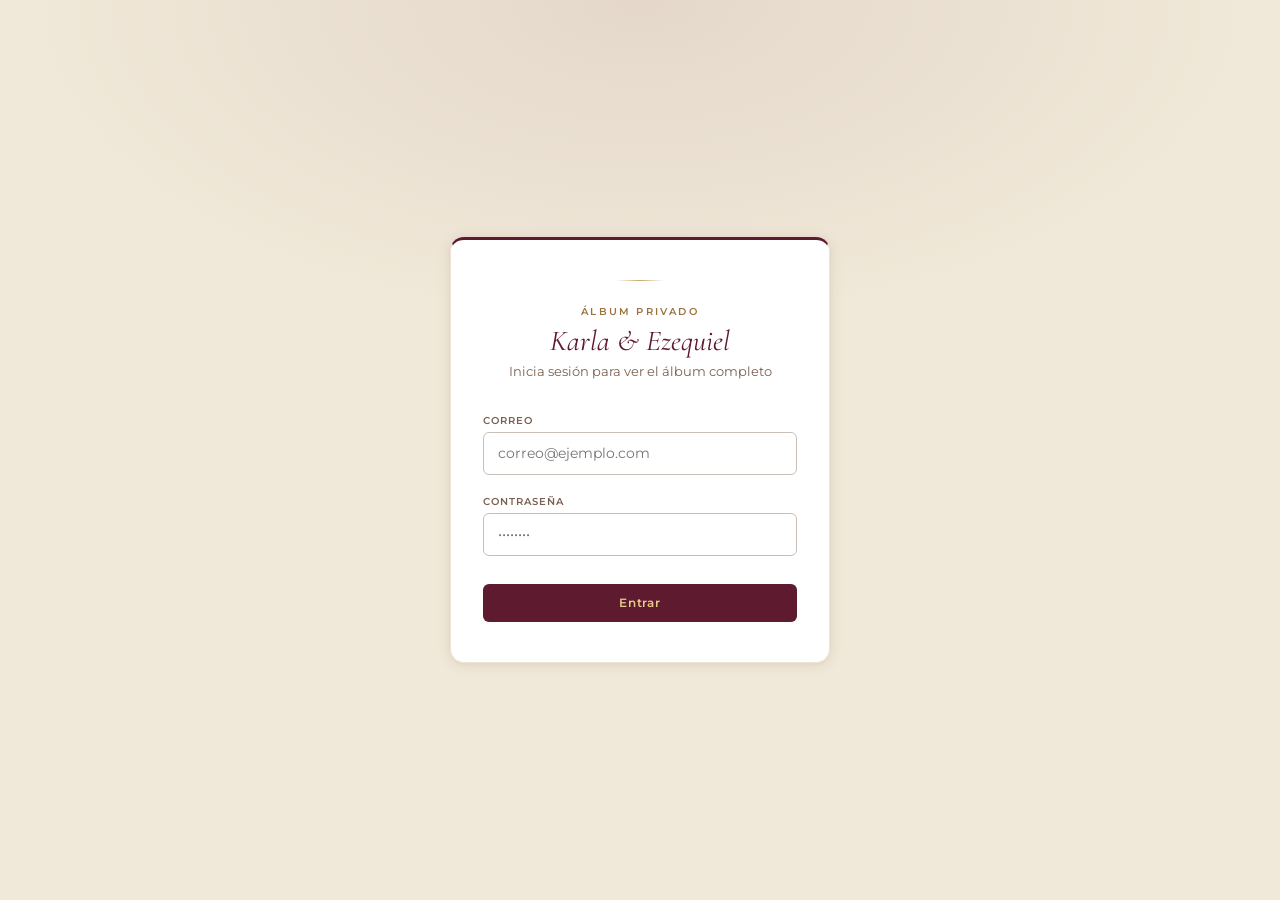
<file: dashboard/album/album.html>
<!DOCTYPE html>
<html lang="es-MX">
<head>
<meta charset="UTF-8">
<meta name="viewport" content="width=device-width, initial-scale=1">
<title>Álbum — Karla &amp; Ezequiel</title>
<meta name="robots" content="noindex, nofollow">

<link rel="icon" href="../../assets/icons/favicon-32.png" sizes="32x32" type="image/png">
<link rel="icon" href="../../assets/icons/favicon-192.png" sizes="192x192" type="image/png">
<link rel="apple-touch-icon" href="../../assets/icons/favicon-192.png">

<link rel="stylesheet" href="../admin.css">
<link rel="stylesheet" href="album.css">
</head>
<body>

<!-- LOGIN — mismo que el admin, protege la página -->
<div class="login-screen" id="login-screen">
  <div class="login-box">
    <p class="login-eyebrow">Álbum privado</p>
    <h1 class="login-title">Karla &amp; Ezequiel</h1>
    <p class="login-sub">Inicia sesión para ver el álbum completo</p>
    <form id="login-form" novalidate>
      <div class="form-group">
        <label for="login-email">Correo</label>
        <input type="email" id="login-email" name="email" required autocomplete="username" placeholder="correo@ejemplo.com">
      </div>
      <div class="form-group">
        <label for="login-password">Contraseña</label>
        <input type="password" id="login-password" name="password" required autocomplete="current-password" placeholder="••••••••">
      </div>
      <p class="login-error" id="login-error" role="alert"></p>
      <button type="submit" class="btn-primary btn-icon" id="login-submit" style="width:100%;justify-content:center;margin-top:0.5rem;">
        Entrar
      </button>
    </form>
  </div>
</div>

<!-- ÁLBUM APP -->
<div class="admin-app" id="admin-app">

  <header class="admin-header">
    <div class="admin-header__brand">
      <div class="admin-header__seal">
        <svg viewBox="0 0 24 24" fill="none" stroke-width="1.5" stroke-linecap="round" stroke-linejoin="round">
          <path d="M12 2 L14 9 L21 9 L15.5 13.5 L17.5 21 L12 16.5 L6.5 21 L8.5 13.5 L3 9 L10 9 Z"/>
        </svg>
      </div>
      <div>
        <p class="admin-header__eyebrow">Álbum de Recuerdos</p>
        <p class="admin-header__title">Karla &amp; Ezequiel</p>
      </div>
    </div>
    <div class="admin-header__actions">
      <a class="btn-outline btn-icon" href="../index.html">
        <svg width="13" height="13" viewBox="0 0 24 24" fill="none" stroke="currentColor" stroke-width="2" stroke-linecap="round" stroke-linejoin="round"><path d="M19 12H5M12 5l-7 7 7 7"/></svg>
        Panel
      </a>
      <button class="btn-logout" id="logout-btn">Cerrar sesión</button>
    </div>
  </header>

  <main class="admin-main">

    <!-- Stats rápidas -->
    <section class="album-stats" id="album-stats">
      <div class="album-stat">
        <p class="album-stat__val" id="as-total">—</p>
        <p class="album-stat__lbl">Total</p>
      </div>
      <div class="album-stat">
        <p class="album-stat__val" id="as-fotos">—</p>
        <p class="album-stat__lbl">Fotos</p>
      </div>
      <div class="album-stat">
        <p class="album-stat__val" id="as-videos">—</p>
        <p class="album-stat__lbl">Videos</p>
      </div>
      <div class="album-stat">
        <p class="album-stat__val" id="as-ocultas">—</p>
        <p class="album-stat__lbl">Ocultas</p>
      </div>
    </section>

    <!-- Filtros + búsqueda -->
    <div class="album-toolbar">
      <div class="album-filters" id="album-filters">
        <button class="filter-btn filter-btn--active" data-filter="all">Todas</button>
        <button class="filter-btn" data-filter="image">Fotos</button>
        <button class="filter-btn" data-filter="video">Videos</button>
        <button class="filter-btn" data-filter="hidden">Ocultas</button>
      </div>
    </div>

    <!-- Grid del álbum -->
    <div class="album-grid" id="album-grid"></div>

    <p class="album-empty" id="album-empty" hidden>No hay archivos con este filtro.</p>
    <p class="album-loading" id="album-loading">Cargando álbum…</p>

    <!-- Paginación -->
    <div class="album-pagination" id="album-pagination" hidden>
      <button class="btn-outline" id="load-more-btn">Cargar más fotos</button>
      <p class="album-pagination__info" id="pagination-info"></p>
    </div>

  </main>
</div>

<!-- LIGHTBOX privado con descarga y borrado -->
<div class="album-lightbox" id="album-lightbox" hidden>
  <button class="album-lightbox__close" id="lb-close" aria-label="Cerrar">✕</button>

  <div class="album-lightbox__media" id="lb-media"></div>

  <div class="album-lightbox__toolbar">
    <div class="album-lightbox__meta" id="lb-meta"></div>
    <div class="album-lightbox__actions">
      <button class="lb-btn lb-btn--toggle" id="lb-toggle">Ocultar</button>
      <a class="lb-btn lb-btn--download" id="lb-download" download target="_blank" rel="noopener">
        <svg width="14" height="14" viewBox="0 0 24 24" fill="none" stroke="currentColor" stroke-width="2" stroke-linecap="round" stroke-linejoin="round"><path d="M21 15v4a2 2 0 01-2 2H5a2 2 0 01-2-2v-4M7 10l5 5 5-5M12 15V3"/></svg>
        Descargar
      </a>
      <button class="lb-btn lb-btn--delete" id="lb-delete">
        <svg width="14" height="14" viewBox="0 0 24 24" fill="none" stroke="currentColor" stroke-width="2" stroke-linecap="round" stroke-linejoin="round"><polyline points="3 6 5 6 21 6"/><path d="M19 6l-1 14a2 2 0 01-2 2H8a2 2 0 01-2-2L5 6"/><path d="M10 11v6M14 11v6"/><path d="M9 6V4a1 1 0 011-1h4a1 1 0 011 1v2"/></svg>
        Eliminar
      </button>
    </div>
  </div>
</div>

<!-- Modal confirmación borrado -->
<div class="modal-overlay" id="delete-media-modal">
  <div class="modal-box">
    <h2 class="modal-title">¿Eliminar este archivo?</h2>
    <p class="modal-desc">Se borrará de la base de datos y desaparecerá de la galería pública. El archivo físico en Cloudinary se puede limpiar manualmente después.</p>
    <p class="modal-warning">Esta acción no se puede deshacer.</p>
    <div class="modal-actions">
      <button type="button" class="btn-outline" id="delete-media-cancel">Cancelar</button>
      <button type="button" class="btn-danger" id="delete-media-confirm">Sí, eliminar</button>
    </div>
  </div>
</div>

<script src="album.js"></script>
</body>
</html>
</file>
<file: css/style.css>
/* =========================================================
   BODA EZEQUIEL & KARLA — STYLE SYSTEM
   Sistema de diseño completo: borgoña + marfil + oro envejecido
   ========================================================= */

/* ---------- Fuentes ---------- */
@import url('https://fonts.googleapis.com/css2?family=Great+Vibes&family=Cormorant+Garamond:ital,wght@0,300;0,400;0,500;0,600;1,300;1,400;1,600&family=Montserrat:wght@300;400;500;600&display=swap');

/* ---------- Variables ---------- */
:root {
  /* --- Paleta borgoña --- */
  --color-borgona:        #5E1A2E;
  --color-borgona-oscuro: #3D0F1C;
  --color-borgona-medio:  #7A2440;
  --color-borgona-suave:  #F5EEF0;

  /* --- Paleta base (fondos claros) --- */
  --color-marfil: #FAF6EF;
  --color-crema:  #F0E8D8;
  --color-blush:  #F7EFE8;

  /* --- Oros --- */
  --color-oro:           #C9A96E;
  --color-oro-claro:     #E8C98A;
  --color-oro-oscuro:    #9A7440;
  --color-oro-brillante: #F0D080;

  /* --- Textos y neutros --- */
  --color-chocolate:   #2A1A0E;
  --color-taupe:       #7A6050;
  --color-plata:       #C8C0B8;
  --color-texto-claro: #FAF0E8;
  --color-texto-suave: rgba(250, 240, 232, 0.65);

  /* --- Tipografías --- */
  --font-script:  'Great Vibes', cursive;
  --font-display: 'Cormorant Garamond', serif;
  --font-body:    'Montserrat', sans-serif;

  /* --- Espaciado --- */
  --space-xs: 0.5rem;
  --space-sm: 1rem;
  --space-md: 1.75rem;
  --space-lg: 3rem;
  --space-xl: 5rem;

  /* --- Transiciones --- */
  --ease-elegant:  cubic-bezier(0.45, 0, 0.15, 1);
  --duration-base: 0.6s;

  /* --- Bordes y sombras --- */
  --radius-soft: 2px;
  --shadow-soft: 0 10px 40px rgba(42, 26, 14, 0.08);
  --shadow-gold: 0 8px 24px rgba(201, 169, 110, 0.28);

  /* --- Layout --- */
  --max-width: 480px;
}

/* ---------- Reset ---------- */
*, *::before, *::after {
  box-sizing: border-box;
  margin: 0;
  padding: 0;
}

html {
  scroll-behavior: smooth;
}

@media (prefers-reduced-motion: reduce) {
  html { scroll-behavior: auto; }
  *, *::before, *::after {
    animation-duration: 0.01ms !important;
    animation-iteration-count: 1 !important;
    transition-duration: 0.01ms !important;
    scroll-behavior: auto !important;
  }
}

body {
  font-family: var(--font-body);
  background: var(--color-borgona-oscuro);
  color: var(--color-chocolate);
  line-height: 1.6;
  -webkit-font-smoothing: antialiased;
  overflow-x: hidden;
}

img {
  max-width: 100%;
  display: block;
}

a {
  color: inherit;
  text-decoration: none;
}

button {
  font-family: inherit;
  cursor: pointer;
  border: none;
  background: none;
}

ul, ol {
  list-style: none;
}

/* ---------- Contenedor principal ---------- */
.app {
  max-width: var(--max-width);
  margin: 0 auto;
  position: relative;
  background: var(--color-marfil);
  min-height: 100vh;
  box-shadow: 0 0 80px rgba(0, 0, 0, 0.4);
}

/* ---------- Scrollbar discreta ---------- */
::-webkit-scrollbar { width: 4px; }
::-webkit-scrollbar-thumb {
  background: var(--color-plata);
  border-radius: 4px;
}

/* =========================================================
   ORNAMENTOS
   ========================================================= */

/* --- Ornamento con círculo (footer / adultos) --- */
.ornament {
  display: flex;
  align-items: center;
  justify-content: center;
  gap: var(--space-sm);
  color: var(--color-oro);
  margin: var(--space-sm) 0;
}

.ornament::before,
.ornament::after {
  content: '';
  height: 1px;
  width: 40px;
  background: linear-gradient(90deg, transparent, var(--color-oro));
}

.ornament::after {
  background: linear-gradient(90deg, var(--color-oro), transparent);
}

.ornament svg {
  width: 16px;
  height: 16px;
  flex-shrink: 0;
}

/* --- Gold Rule: línea con diamante que se dibuja al scroll --- */
.gold-rule {
  display: flex;
  align-items: center;
  justify-content: center;
  gap: 0;
  margin: var(--space-md) auto;
  max-width: 280px;
  position: relative;
}

.gold-rule::before,
.gold-rule::after {
  content: '';
  flex: 1;
  height: 1px;
  background: linear-gradient(90deg, transparent, var(--color-oro-brillante));
  transform: scaleX(0);
  transform-origin: right center;
  transition: transform 1.2s var(--ease-elegant);
}

.gold-rule::after {
  background: linear-gradient(90deg, var(--color-oro-brillante), transparent);
  transform-origin: left center;
}

.is-visible .gold-rule::before,
.gold-rule.is-visible::before,
.is-visible .gold-rule::after,
.gold-rule.is-visible::after {
  transform: scaleX(1);
}

.gold-rule__diamond {
  width: 8px;
  height: 8px;
  background: var(--color-oro-brillante);
  transform: rotate(45deg);
  flex-shrink: 0;
  margin: 0 10px;
}

/* Variante sobre fondo claro */
.gold-rule--dark::before {
  background: linear-gradient(90deg, transparent, var(--color-oro-oscuro));
}
.gold-rule--dark::after {
  background: linear-gradient(90deg, var(--color-oro-oscuro), transparent);
}
.gold-rule--dark .gold-rule__diamond {
  background: var(--color-oro-oscuro);
}

/* --- Línea dorada horizontal superior (separador de sección) --- */
.section-top-line {
  position: absolute;
  top: 0;
  left: 10%;
  right: 10%;
  height: 1px;
  background: linear-gradient(90deg,
    transparent,
    var(--color-oro-brillante) 30%,
    var(--color-oro-brillante) 70%,
    transparent
  );
  opacity: 0.6;
}

/* =========================================================
   SECTION TITLE (componente reutilizable)
   ========================================================= */
.section-title {
  text-align: center;
  padding: 0 var(--space-md);
  margin-bottom: var(--space-lg);
}

.section-title__eyebrow {
  font-family: var(--font-body);
  font-size: 0.65rem;
  letter-spacing: 0.28em;
  text-transform: uppercase;
  color: var(--color-oro-oscuro);
  font-weight: 600;
  margin-bottom: var(--space-xs);
}

/* eyebrow sobre fondo oscuro */
.section--dark .section-title__eyebrow {
  color: var(--color-oro-claro);
}

.section-title__heading {
  font-family: var(--font-display);
  font-size: 2.3rem;
  font-weight: 400;
  font-style: italic;
  color: var(--color-chocolate);
}

/* heading sobre fondo oscuro */
.section--dark .section-title__heading {
  color: var(--color-texto-claro);
}

/* =========================================================
   BOTONES
   ========================================================= */

/* Primario — gradiente oro, texto borgoña oscuro */
.btn-gold {
  display: inline-flex;
  align-items: center;
  justify-content: center;
  gap: 0.6rem;
  padding: 0.95rem 2.2rem;
  background: linear-gradient(135deg, var(--color-oro-claro), var(--color-oro), var(--color-oro-oscuro));
  color: var(--color-borgona-oscuro);
  font-family: var(--font-body);
  font-size: 0.75rem;
  letter-spacing: 0.18em;
  text-transform: uppercase;
  font-weight: 600;
  border-radius: var(--radius-soft);
  box-shadow: var(--shadow-gold);
  transition:
    transform var(--duration-base) var(--ease-elegant),
    box-shadow var(--duration-base) var(--ease-elegant);
}

.btn-gold:hover,
.btn-gold:focus-visible {
  transform: translateY(-2px);
  box-shadow: 0 12px 28px rgba(201, 169, 110, 0.4);
}

.btn-gold:focus-visible {
  outline: 2px solid var(--color-oro);
  outline-offset: 3px;
}

.btn-gold:active {
  transform: translateY(0);
}

.btn-gold svg {
  width: 15px;
  height: 15px;
  stroke: var(--color-borgona-oscuro);
}

/* Secundario — contorno dorado */
.btn-outline {
  display: inline-flex;
  align-items: center;
  justify-content: center;
  gap: 0.6rem;
  padding: 0.9rem 2.1rem;
  background: transparent;
  color: var(--color-oro);
  border: 1px solid var(--color-oro);
  font-family: var(--font-body);
  font-size: 0.75rem;
  letter-spacing: 0.18em;
  text-transform: uppercase;
  font-weight: 600;
  border-radius: var(--radius-soft);
  transition:
    background var(--duration-base) var(--ease-elegant),
    color var(--duration-base) var(--ease-elegant),
    border-color var(--duration-base) var(--ease-elegant);
}

.btn-outline:hover,
.btn-outline:focus-visible {
  background: var(--color-oro);
  color: var(--color-borgona-oscuro);
}

/* =========================================================
   ELEGANT CARD (componente)
   ========================================================= */
.elegant-card {
  background: var(--color-marfil);
  border: 1px solid rgba(201, 169, 110, 0.2);
  border-radius: var(--radius-soft);
  padding: var(--space-md);
  box-shadow: var(--shadow-soft);
}

/* =========================================================
   FADE SECTION (animación scroll)
   ========================================================= */
.fade-up {
  opacity: 0;
  transform: translateY(32px);
  transition:
    opacity 0.9s var(--ease-elegant),
    transform 0.9s var(--ease-elegant);
}

.fade-up.is-visible {
  opacity: 1;
  transform: translateY(0);
}

/* =========================================================
   UTILIDADES
   ========================================================= */
.text-script  { font-family: var(--font-script); }
.text-display { font-family: var(--font-display); }

.section {
  padding: var(--space-xl) var(--space-md);
  position: relative;
}

/* Sección con fondo claro (marfil / crema / blush) */
.section--light { background: var(--color-marfil); }
.section--cream { background: var(--color-crema); }
.section--blush { background: var(--color-blush); }
.section--borgona-suave { background: var(--color-borgona-suave); }

/* Sección con fondo oscuro (borgoña) */
.section--dark {
  background: var(--color-borgona-oscuro);
  color: var(--color-texto-claro);
}

/* Marco interior sutil sobre secciones oscuras */
.section--dark::after {
  content: '';
  position: absolute;
  inset: 16px;
  border: 1px solid rgba(201, 169, 110, 0.1);
  pointer-events: none;
}

.visually-hidden {
  position: absolute;
  width: 1px;
  height: 1px;
  overflow: hidden;
  clip: rect(0 0 0 0);
  white-space: nowrap;
}

/* =========================================================
   SOBRE ANIMADO (envelope)
   Fondo: borgoña oscuro radial — portada de lujo
   ========================================================= */
.envelope-screen {
  position: fixed;
  inset: 0;
  z-index: 100;
  display: flex;
  flex-direction: column;
  align-items: center;
  justify-content: center;
  background: radial-gradient(ellipse at 50% 40%,
    var(--color-borgona-medio) 0%,
    var(--color-borgona-oscuro) 55%,
    #1E0610 100%
  );
  transition: opacity 1s var(--ease-elegant), visibility 1s var(--ease-elegant);
  /* Marco interior dorado */
  overflow: hidden;
}

/* Marco interior dorado del sobre */
.envelope-screen::before {
  content: '';
  position: absolute;
  inset: 18px;
  border: 1px solid rgba(201, 169, 110, 0.18);
  pointer-events: none;
  z-index: 1;
}

/* Línea dorada superior */
.envelope-screen::after {
  content: '';
  position: absolute;
  top: 0;
  left: 10%;
  right: 10%;
  height: 1px;
  background: linear-gradient(90deg,
    transparent,
    var(--color-oro-brillante) 30%,
    var(--color-oro-brillante) 70%,
    transparent
  );
  opacity: 0.7;
}

.envelope-screen.is-hidden {
  opacity: 0;
  visibility: hidden;
  pointer-events: none;
}

.envelope-screen__hint {
  position: absolute;
  bottom: 12%;
  left: 50%;
  transform: translateX(-50%);
  font-family: var(--font-body);
  font-size: 0.65rem;
  letter-spacing: 0.25em;
  text-transform: uppercase;
  color: var(--color-texto-suave);
  text-align: center;
  animation: pulse-hint 2.4s ease-in-out infinite;
  white-space: nowrap;
  z-index: 2;
}

@keyframes pulse-hint {
  0%, 100% { opacity: 0.35; }
  50%       { opacity: 0.85; }
}

.envelope {
  position: relative;
  width: 260px;
  height: 180px;
  cursor: pointer;
  -webkit-tap-highlight-color: transparent;
  z-index: 2;
}

.envelope__names {
  position: absolute;
  top: -72px;
  left: 0;
  right: 0;
  text-align: center;
  font-family: var(--font-script);
  font-size: 2rem;
  color: var(--color-oro-claro);
  letter-spacing: 0.02em;
}

.envelope__body {
  position: absolute;
  inset: 0;
  background: var(--color-marfil);
  border: 1px solid rgba(201, 169, 110, 0.35);
  box-shadow:
    0 20px 60px rgba(0, 0, 0, 0.5),
    inset 0 1px 0 rgba(255, 255, 255, 0.1);
}

.envelope__flap {
  position: absolute;
  top: 0;
  left: 0;
  width: 100%;
  height: 0;
  border-left:  130px solid transparent;
  border-right: 130px solid transparent;
  border-top:   110px solid #F0E8D8;
  transform-origin: top center;
  transition: transform 0.9s var(--ease-elegant);
  z-index: 3;
  filter: drop-shadow(0 4px 8px rgba(0, 0, 0, 0.2));
}

.envelope.is-open .envelope__flap {
  transform: rotateX(180deg);
  z-index: 1;
}

/* Sello de cera — borgoña con pulso de vela */
.envelope__seal {
  position: absolute;
  top: 78px;
  left: 50%;
  transform: translate(-50%, -50%);
  width: 54px;
  height: 54px;
  border-radius: 50%;
  background: radial-gradient(circle at 35% 30%,
    var(--color-borgona-medio) 0%,
    var(--color-borgona-oscuro) 100%
  );
  display: flex;
  align-items: center;
  justify-content: center;
  z-index: 5;
  border: 1.5px solid rgba(201, 169, 110, 0.5);
  box-shadow:
    0 4px 16px rgba(34, 9, 14, 0.5),
    0 0 0 3px rgba(201, 169, 110, 0.15);
  animation: seal-pulse 3s ease-in-out infinite;
  transition: transform 0.5s var(--ease-elegant), opacity 0.5s var(--ease-elegant);
}

@keyframes seal-pulse {
  0%, 100% {
    box-shadow:
      0 4px 16px rgba(34, 9, 14, 0.5),
      0 0 0 3px rgba(201, 169, 110, 0.15);
  }
  50% {
    box-shadow:
      0 4px 24px rgba(34, 9, 14, 0.65),
      0 0 0 4px rgba(201, 169, 110, 0.28),
      0 0 18px rgba(201, 169, 110, 0.1);
  }
}

.envelope__seal svg {
  width: 22px;
  height: 22px;
  stroke: var(--color-oro-claro);
}

.envelope.is-open .envelope__seal {
  transform: translate(-50%, -50%) scale(1.3) rotate(25deg);
  opacity: 0;
  animation: none;
}

.envelope__card {
  position: absolute;
  left: 12px;
  right: 12px;
  bottom: 10px;
  height: 150px;
  background: var(--color-marfil);
  border: 1px solid rgba(201, 169, 110, 0.3);
  display: flex;
  align-items: center;
  justify-content: center;
  font-family: var(--font-script);
  font-size: 1.4rem;
  color: var(--color-borgona);
  text-align: center;
  z-index: 2;
  transition: transform 1s var(--ease-elegant) 0.3s;
}

.envelope.is-open .envelope__card {
  transform: translateY(-190px) scale(1.04);
}

/* =========================================================
   PARTÍCULAS DORADAS
   ========================================================= */
.particles-layer {
  position: absolute;
  inset: 0;
  overflow: hidden;
  pointer-events: none;
  z-index: 1;
}

.particle {
  position: absolute;
  border-radius: 50%;
  background: var(--color-oro-brillante);
  opacity: 0;
  animation: float-particle linear infinite;
}

@keyframes float-particle {
  0%   { transform: translateY(0) translateX(0) scale(0.6); opacity: 0; }
  8%   { opacity: 0.5; }
  90%  { opacity: 0.4; }
  100% { transform: translateY(-440px) translateX(18px) scale(1); opacity: 0; }
}

/* =========================================================
   HERO PRINCIPAL — Fondo con foto de los novios
   ========================================================= */
.hero {
  position: relative;
  min-height: 100vh;
  display: flex;
  flex-direction: column;
  align-items: center;
  justify-content: center;
  text-align: center;
  padding: var(--space-xl) var(--space-md);
  overflow: hidden;
}

/* Foto de fondo */
.hero__bg-photo {
  position: absolute;
  inset: 0;
  z-index: 0;
}

.hero__bg-photo img {
  width: 100%;
  height: 100%;
  object-fit: cover;
  object-position: center top;
  filter: sepia(0.15) contrast(1.05);
}

/* Overlay multicapa: borgoña oscuro + gradiente hacia abajo */
.hero__overlay {
  position: absolute;
  inset: 0;
  z-index: 1;
  background:
    linear-gradient(180deg,
      rgba(61, 15, 28, 0.55) 0%,
      rgba(61, 15, 28, 0.35) 40%,
      rgba(61, 15, 28, 0.70) 85%,
      rgba(61, 15, 28, 0.90) 100%
    );
}

/* Marco interior sutil */
.hero::before {
  content: '';
  position: absolute;
  inset: 18px;
  border: 1px solid rgba(201, 169, 110, 0.22);
  pointer-events: none;
  z-index: 3;
}

/* Contenido por encima del overlay */
.hero__content {
  position: relative;
  z-index: 4;
  display: flex;
  flex-direction: column;
  align-items: center;
}

.hero__blessing {
  font-family: var(--font-body);
  font-size: 0.65rem;
  letter-spacing: 0.22em;
  text-transform: uppercase;
  color: rgba(232, 201, 138, 0.85);
  margin-bottom: var(--space-md);
}

.hero__names {
  font-family: var(--font-script);
  font-size: 3.6rem;
  color: var(--color-texto-claro);
  line-height: 1.15;
  text-shadow: 0 2px 20px rgba(61, 15, 28, 0.6);
}

.hero__ampersand {
  display: block;
  font-size: 2.2rem;
  color: var(--color-oro-claro);
  margin: 0.05em 0;
}

.hero__date {
  font-family: var(--font-display);
  font-size: 0.95rem;
  letter-spacing: 0.14em;
  color: var(--color-oro-claro);
  margin-top: var(--space-sm);
}

.hero__subtitle {
  font-family: var(--font-display);
  font-style: italic;
  font-size: 1.6rem;
  color: var(--color-texto-claro);
  margin-top: var(--space-xs);
}

/* Countdown sobre el hero oscuro */
.hero .countdown__unit {
  background: rgba(61, 15, 28, 0.5);
  border-color: rgba(201, 169, 110, 0.35);
  backdrop-filter: blur(8px);
}

.hero .countdown__number {
  color: var(--color-oro-claro);
}

.hero .countdown__label {
  color: var(--color-texto-suave);
}

/* =========================================================
   COUNTDOWN
   ========================================================= */
.countdown {
  display: flex;
  justify-content: center;
  gap: 0.7rem;
  padding: 0 var(--space-md);
  flex-wrap: nowrap;
  position: relative;
  z-index: 2;
}

.countdown__unit {
  background: rgba(255, 255, 255, 0.7);
  border: 1px solid rgba(201, 169, 110, 0.3);
  border-radius: var(--radius-soft);
  padding: 0.85rem 0.4rem;
  min-width: 68px;
  text-align: center;
  box-shadow: var(--shadow-soft);
  backdrop-filter: blur(4px);
}

.countdown__number {
  font-family: var(--font-display);
  font-size: 1.7rem;
  font-weight: 600;
  color: var(--color-borgona);
  display: block;
  font-variant-numeric: tabular-nums;
}

.countdown__label {
  font-family: var(--font-body);
  font-size: 0.58rem;
  letter-spacing: 0.14em;
  text-transform: uppercase;
  color: var(--color-taupe);
  margin-top: 0.2rem;
  display: block;
}

/* NOTA: el bloque completo de estilos de galería vive más abajo, en
   "GALERÍA — Bokeh + coverflow + frame ornamental". Antes había un
   bloque duplicado aquí mismo (misma sección, reglas parcialmente
   repetidas/contradictorias) que quedó de una versión anterior y
   generaba conflictos de cascada silenciosos. Se eliminó.

/* =========================================================
   CEREMONIA
   Fondo: borgoña oscuro
   ========================================================= */
.section-ceremonia {
  background: var(--color-borgona-oscuro);
  position: relative;
}

.section-ceremonia .event-card {
  background: transparent;
}

.section-ceremonia .event-card__icon {
  color: var(--color-oro-claro);
}

.section-ceremonia .event-card__name {
  color: var(--color-texto-claro);
}

.section-ceremonia .event-card__address {
  color: var(--color-texto-suave);
}

.section-ceremonia .event-card__time {
  color: var(--color-oro-claro);
}

.section-ceremonia .event-card__note {
  color: var(--color-texto-suave);
}

/* Card interior con borde dorado */
.section-ceremonia .event-card {
  border: 1px solid rgba(201, 169, 110, 0.25);
  border-radius: var(--radius-soft);
  padding: var(--space-md);
  background: rgba(255, 255, 255, 0.03);
}

/* =========================================================
   RECEPCIÓN
   Fondo: marfil — card con borde borgoña izquierdo
   ========================================================= */
.section-recepcion {
  background: var(--color-marfil);
}

.section-recepcion .event-card {
  border-left: 3px solid var(--color-borgona);
  padding-left: var(--space-md);
  text-align: left;
}

.section-recepcion .event-card__icon {
  color: var(--color-borgona);
  margin-left: 0;
}

/* =========================================================
   ITINERARIO
   Fondo: crema
   ========================================================= */
.section-itinerario {
  background: var(--color-crema);
}

.itinerary {
  max-width: 360px;
  margin: 0 auto;
}

.itinerary__row {
  display: flex;
  align-items: baseline;
  gap: var(--space-md);
  padding: 0.9rem 0;
  border-bottom: 1px solid rgba(94, 26, 46, 0.12);
}

.itinerary__row:last-child {
  border-bottom: none;
}

.itinerary__time {
  font-family: var(--font-display);
  font-size: 1.05rem;
  color: var(--color-borgona);
  min-width: 56px;
  flex-shrink: 0;
}

.itinerary__label {
  font-size: 0.88rem;
  letter-spacing: 0.02em;
  color: var(--color-chocolate);
}

/* =========================================================
   SOLO ADULTOS
   Fondo: borgoña oscuro + línea dorada arriba
   ========================================================= */
.adults-only {
  background: var(--color-borgona-oscuro);
  color: var(--color-texto-claro);
  text-align: center;
  padding: var(--space-xl) var(--space-md);
  position: relative;
}

/* Línea dorada superior */
.adults-only::before {
  content: '';
  position: absolute;
  top: 0;
  left: 10%;
  right: 10%;
  height: 1px;
  background: linear-gradient(90deg,
    transparent,
    var(--color-oro-brillante) 30%,
    var(--color-oro-brillante) 70%,
    transparent
  );
  opacity: 0.6;
}

.adults-only .ornament {
  color: var(--color-oro-claro);
}

.adults-only .ornament::before {
  background: linear-gradient(90deg, transparent, var(--color-oro-claro));
}

.adults-only .ornament::after {
  background: linear-gradient(90deg, var(--color-oro-claro), transparent);
}

.adults-only__icon {
  width: 34px;
  height: 34px;
  color: var(--color-oro-claro);
  margin: 0 auto var(--space-sm);
}

.adults-only__title {
  font-family: var(--font-display);
  font-style: italic;
  font-size: 1.6rem;
  color: var(--color-texto-claro);
  margin-bottom: var(--space-xs);
}

.adults-only__text {
  font-size: 0.85rem;
  color: var(--color-texto-suave);
  max-width: 300px;
  margin: 0 auto;
  line-height: 1.7;
}

/* =========================================================
   DRESS CODE / VESTIMENTA
   Fondo: marfil
   ========================================================= */
.section-vestimenta {
  background: var(--color-marfil);
}

.dress-code {
  text-align: center;
}

.dress-code__title {
  font-family: var(--font-display);
  font-style: italic;
  font-size: 1.5rem;
  color: var(--color-borgona);
  margin-bottom: var(--space-sm);
}

.color-palette {
  display: flex;
  justify-content: center;
  gap: 0.9rem;
  margin: var(--space-md) 0;
  flex-wrap: wrap;
}

.color-swatch {
  display: flex;
  flex-direction: column;
  align-items: center;
  gap: 0.4rem;
}

.color-swatch__dot {
  width: 36px;
  height: 36px;
  border-radius: 50%;
  border: 2px solid rgba(255, 255, 255, 0.7);
  box-shadow: 0 2px 8px rgba(42, 26, 14, 0.18);
}

.color-swatch__label {
  font-size: 0.6rem;
  letter-spacing: 0.06em;
  text-transform: uppercase;
  color: var(--color-taupe);
}

.dress-code__avoid {
  font-size: 0.78rem;
  color: var(--color-taupe);
  margin-top: var(--space-sm);
  font-style: italic;
}

/* =========================================================
   PADRINOS
   Fondo: borgoña suave (#F5EEF0) — cards con borde borgoña arriba
   ========================================================= */
.section-padrinos {
  background: var(--color-borgona-suave);
}

.section-padrinos-mid{
  margin-top: 30px;
}

.sponsors-grid {
  display: grid;
  grid-template-columns: repeat(2, 1fr);
  gap: var(--space-sm);
  max-width: 380px;
  margin: 0 auto;
}

.sponsor-card {
  text-align: center;
  padding: var(--space-md) var(--space-sm);
  border-top: 2px solid var(--color-borgona);
  background: white;
}

.sponsor-card__type {
  font-family: var(--font-display);
  font-style: italic;
  font-size: 1.1rem;
  color: var(--color-borgona);
  margin-bottom: 0.3rem;
}

.sponsor-card__names {
  font-size: 0.78rem;
  color: var(--color-chocolate);
  line-height: 1.5;
}

/* =========================================================
   MESA DE REGALOS
   Fondo: marfil — cards con borde borgoña izquierdo
   ========================================================= */
.section-regalos {
  background: var(--color-marfil);
}

.gifts {
  text-align: center;
}

.gifts__message {
  font-family: var(--font-display);
  font-style: italic;
  font-size: 1.35rem;
  color: var(--color-chocolate);
  max-width: 320px;
  margin: 0 auto var(--space-lg);
  line-height: 1.6;
}

.gifts-options {
  display: flex;
  flex-direction: column;
  gap: var(--space-sm);
  max-width: 300px;
  margin: 0 auto;
}

.gift-option {
  display: flex;
  align-items: center;
  justify-content: space-between;
  padding: var(--space-sm) var(--space-md);
  border-left: 3px solid var(--color-borgona);
}

.gift-option__name {
  font-size: 0.85rem;
  font-weight: 600;
  color: var(--color-chocolate);
}

.gift-option__detail {
  font-size: 0.7rem;
  color: var(--color-taupe);
  margin-top: 0.25rem;
}

/* =========================================================
   COMPARTE TUS FOTOS
   Fondo: borgoña oscuro
   ========================================================= */
.share-photos {
  background: var(--color-borgona-oscuro);
  text-align: center;
  position: relative;
}

.share-photos .section-title__eyebrow {
  color: var(--color-oro-claro);
}

.share-photos .section-title__heading {
  color: var(--color-texto-claro);
}

.share-photos__hashtag {
  font-family: var(--font-display);
  font-style: italic;
  font-size: 1.6rem;
  color: var(--color-oro-claro);
  margin: var(--space-sm) 0 var(--space-md);
}

.share-photos__desc {
  font-size: 0.82rem;
  color: var(--color-texto-suave);
  margin-bottom: var(--space-md);
}

.share-photos__qr {
  width: 148px;
  height: 148px;
  margin: var(--space-sm) auto;
  background: var(--color-marfil);
  border: 2px solid rgba(201, 169, 110, 0.5);
  border-radius: var(--radius-soft);
  display: flex;
  align-items: center;
  justify-content: center;
  padding: var(--space-xs);
  box-shadow: 0 4px 24px rgba(0, 0, 0, 0.3);
}

.share-photos__qr img {
  width: 100%;
  height: 100%;
  object-fit: contain;
}

.share-photos__qr-wrap {
  display: flex;
  flex-direction: column;
  align-items: center;
  gap: 0.5rem;
  margin-bottom: var(--space-md);
}

.share-photos__qr-hint {
  font-size: 0.7rem;
  letter-spacing: 0.1em;
  text-transform: uppercase;
  color: var(--color-texto-suave);
  font-family: var(--font-body);
}

/* Botón "Abrir álbum" — estilo fantasma con borde dorado */
.share-photos__btn {
  display: inline-flex;
  align-items: center;
  gap: 0.55rem;
  font-family: var(--font-body);
  font-size: 0.75rem;
  font-weight: 500;
  letter-spacing: 0.14em;
  text-transform: uppercase;
  color: var(--color-oro-claro);
  border: 1px solid rgba(201, 169, 110, 0.55);
  border-radius: var(--radius-soft);
  padding: 0.85rem 1.75rem;
  text-decoration: none;
  transition: background 0.3s ease, border-color 0.3s ease, color 0.3s ease;
  margin-bottom: var(--space-md);
}

.share-photos__btn svg {
  flex-shrink: 0;
  stroke: currentColor;
  transition: transform 0.3s ease;
}

.share-photos__btn:hover {
  background: rgba(201, 169, 110, 0.12);
  border-color: var(--color-oro-claro);
  color: var(--color-texto-claro);
}

.share-photos__btn:hover svg {
  transform: scale(1.1);
}

.share-photos__btn:active {
  transform: scale(0.97);
}

/* =========================================================
   RSVP
   Fondo: marfil
   ========================================================= */
.section-rsvp {
  background: var(--color-marfil);
}

.rsvp-form {
  display: none;
  flex-direction: column;
  gap: var(--space-sm);
  max-width: 380px;
  margin: 0 auto;
}

.rsvp-form.is-visible {
  display: flex;
}

/* --- Cargando --- */
.rsvp-loading {
  display: none;
  text-align: center;
  padding: var(--space-lg) 0;
}

.rsvp-loading.is-visible {
  display: block;
}

.rsvp-loading__text {
  font-size: 0.85rem;
  color: var(--color-taupe);
  letter-spacing: 0.06em;
}

/* --- No encontrado --- */
.rsvp-not-found {
  display: none;
  text-align: center;
  padding: var(--space-lg) var(--space-sm);
  max-width: 380px;
  margin: 0 auto;
}

.rsvp-not-found.is-visible {
  display: block;
}

.rsvp-not-found__icon {
  width: 44px;
  height: 44px;
  color: var(--color-borgona);
  margin: 0 auto var(--space-sm);
}

.rsvp-not-found__title {
  font-family: var(--font-display);
  font-style: italic;
  font-size: 1.5rem;
  margin-bottom: var(--space-xs);
  color: var(--color-chocolate);
}

.rsvp-not-found__text {
  font-size: 0.85rem;
  color: var(--color-taupe);
  line-height: 1.7;
}

/* --- Saludo personalizado --- */
.rsvp-greeting {
  display: none;
  text-align: center;
  margin-bottom: var(--space-md);
}

.rsvp-greeting.is-visible {
  display: block;
}

.rsvp-greeting__hello {
  font-family: var(--font-display);
  font-style: italic;
  font-size: 1.7rem;
  color: var(--color-borgona);
  margin-bottom: 0.3rem;
}

.rsvp-greeting__pases {
  font-size: 0.72rem;
  letter-spacing: 0.1em;
  text-transform: uppercase;
  color: var(--color-oro-oscuro);
}

/* --- Formulario --- */
.form-group {
  display: flex;
  flex-direction: column;
  gap: 0.4rem;
  text-align: left;
}

.form-group label {
  font-size: 0.68rem;
  letter-spacing: 0.1em;
  text-transform: uppercase;
  color: var(--color-taupe);
  font-weight: 600;
}

.form-group input,
.form-group select,
.form-group textarea {
  font-family: var(--font-body);
  font-size: 0.9rem;
  padding: 0.8rem 0.9rem;
  border: 1px solid var(--color-plata);
  border-radius: var(--radius-soft);
  background: white;
  color: var(--color-chocolate);
  transition: border-color 0.3s var(--ease-elegant);
  appearance: none;
}

.form-group input:focus,
.form-group select:focus,
.form-group textarea:focus {
  outline: none;
  border-color: var(--color-borgona);
}

.form-group textarea {
  resize: vertical;
  min-height: 80px;
}

/* Toggle sí/no */
.attendance-toggle {
  display: flex;
  gap: 0.6rem;
}

.attendance-toggle input[type="radio"] {
  position: absolute;
  opacity: 0;
}

.attendance-toggle label {
  flex: 1;
  text-align: center;
  padding: 0.85rem;
  border: 1px solid var(--color-plata);
  border-radius: var(--radius-soft);
  font-size: 0.75rem;
  letter-spacing: 0.06em;
  text-transform: uppercase;
  cursor: pointer;
  transition: all 0.3s var(--ease-elegant);
  color: var(--color-taupe);
}

.attendance-toggle input[type="radio"]:checked + label {
  background: var(--color-borgona);
  border-color: var(--color-borgona);
  color: var(--color-texto-claro);
}

.attendance-toggle input[type="radio"]:focus-visible + label {
  outline: 2px solid var(--color-borgona);
  outline-offset: 2px;
}

/* Lista de integrantes — confirmación individual */
.miembros-hint {
  font-size: 0.72rem;
  color: var(--color-taupe);
  margin-top: -0.15rem;
}

.miembros-list {
  display: flex;
  flex-direction: column;
  gap: 0.5rem;
}

.miembro-item {
  display: flex;
  align-items: center;
  gap: 0.65rem;
  padding: 0.75rem 0.9rem;
  border: 1px solid var(--color-plata);
  border-radius: var(--radius-soft);
  cursor: pointer;
  transition: border-color 0.3s var(--ease-elegant), background 0.3s var(--ease-elegant);
}

.miembro-item input[type="checkbox"] {
  position: absolute;
  opacity: 0;
  pointer-events: none;
}

.miembro-item__check {
  flex-shrink: 0;
  width: 18px;
  height: 18px;
  border: 1px solid var(--color-plata);
  border-radius: 3px;
  display: flex;
  align-items: center;
  justify-content: center;
  transition: all 0.25s var(--ease-elegant);
}

.miembro-item__check::after {
  content: '';
  width: 9px;
  height: 5px;
  border-left: 2px solid var(--color-texto-claro);
  border-bottom: 2px solid var(--color-texto-claro);
  transform: rotate(-45deg) translateY(-1px);
  opacity: 0;
  transition: opacity 0.2s var(--ease-elegant);
}

.miembro-item__nombre {
  font-size: 0.85rem;
  color: var(--color-chocolate);
}

.miembro-item input[type="checkbox"]:checked ~ .miembro-item__check {
  background: var(--color-borgona);
  border-color: var(--color-borgona);
}

.miembro-item input[type="checkbox"]:checked ~ .miembro-item__check::after {
  opacity: 1;
}

.miembro-item:has(input[type="checkbox"]:checked) {
  border-color: var(--color-borgona);
  background: var(--color-borgona-suave);
}

.miembro-item input[type="checkbox"]:focus-visible ~ .miembro-item__check {
  outline: 2px solid var(--color-borgona);
  outline-offset: 2px;
}

.hp-field {
  position: absolute;
  left: -9999px;
  opacity: 0;
  pointer-events: none;
}

.rsvp-submit {
  margin-top: var(--space-xs);
  width: 100%;
}

.rsvp-error {
  font-size: 0.75rem;
  color: #A8403A;
  display: none;
}

.rsvp-error.is-visible {
  display: block;
}

/* --- Éxito --- */
.rsvp-success {
  display: none;
  text-align: center;
  padding: var(--space-lg) 0;
}

.rsvp-success.is-visible {
  display: block;
}

.rsvp-success__icon {
  width: 48px;
  height: 48px;
  color: var(--color-borgona);
  margin: 0 auto var(--space-sm);
}

.rsvp-success__title {
  font-family: var(--font-display);
  font-style: italic;
  font-size: 1.6rem;
  color: var(--color-borgona);
  margin-bottom: var(--space-xs);
}

.rsvp-success__text {
  font-size: 0.85rem;
  color: var(--color-taupe);
}

/* Confetti */
.confetti-piece {
  position: fixed;
  top: -10px;
  z-index: 200;
  pointer-events: none;
  border-radius: 1px;
}

/* =========================================================
   HISTORIA — Timeline vertical
   Fondo: crema
   ========================================================= */
.section-historia {
  background: var(--color-crema);
}

.timeline {
  position: relative;
  padding-left: var(--space-md);
  max-width: 380px;
  margin: 0 auto;
}

.timeline::before {
  content: '';
  position: absolute;
  left: 6px;
  top: 6px;
  bottom: 6px;
  width: 1px;
  background: linear-gradient(180deg,
    var(--color-borgona) 0%,
    var(--color-oro) 50%,
    var(--color-plata) 100%
  );
}

.timeline__item {
  position: relative;
  margin-bottom: var(--space-lg);
}

.timeline__item:last-child {
  margin-bottom: 0;
}

.timeline__dot {
  position: absolute;
  left: -22px;
  top: 6px;
  width: 11px;
  height: 11px;
  border-radius: 50%;
  background: var(--color-borgona);
  border: 2px solid var(--color-crema);
  box-shadow: 0 0 0 1px var(--color-borgona);
}

.timeline__photo {
  width: 100%;
  aspect-ratio: 16/10;
  object-fit: cover;
  border-radius: var(--radius-soft);
  margin-bottom: var(--space-sm);
  background: var(--color-blush);
  border: 1px solid rgba(94, 26, 46, 0.1);
  filter: sepia(0.08) contrast(1.02);
}

.timeline__date {
  font-family: var(--font-body);
  font-size: 0.62rem;
  letter-spacing: 0.18em;
  text-transform: uppercase;
  color: var(--color-borgona);
  font-weight: 600;
}

.timeline__title {
  font-family: var(--font-display);
  font-style: italic;
  font-size: 1.4rem;
  margin: 0.3rem 0 0.4rem;
  color: var(--color-chocolate);
}

.timeline__desc {
  font-size: 0.88rem;
  color: var(--color-taupe);
  line-height: 1.7;
}

/* =========================================================
   CEREMONIA / RECEPCIÓN — Event Card base
   ========================================================= */
.event-card {
  text-align: center;
  max-width: 360px;
  margin: 0 auto var(--space-lg);
}

.event-card:last-child {
  margin-bottom: 0;
}

.event-card__icon {
  width: 38px;
  height: 38px;
  margin: 0 auto var(--space-sm);
  color: var(--color-borgona);
}

.event-card__name {
  font-family: var(--font-display);
  font-style: italic;
  font-size: 1.5rem;
  margin-bottom: 0.3rem;
  color: var(--color-chocolate);
}

.event-card__address {
  font-size: 0.85rem;
  color: var(--color-taupe);
  margin-bottom: 0.5rem;
}

.event-card__time {
  font-family: var(--font-display);
  font-size: 1.3rem;
  color: var(--color-borgona);
  margin-bottom: var(--space-sm);
}

.event-card__note {
  font-size: 0.78rem;
  font-style: italic;
  color: var(--color-taupe);
  margin-top: var(--space-sm);
}

/* =========================================================
   MODAL DE MÚSICA + BOTÓN FLOTANTE
   ========================================================= */
.music-modal {
  position: fixed;
  inset: 0;
  z-index: 90;
  display: flex;
  align-items: center;
  justify-content: center;
  background: rgba(61, 15, 28, 0.6);
  backdrop-filter: blur(4px);
  opacity: 0;
  visibility: hidden;
  transition:
    opacity 0.5s var(--ease-elegant),
    visibility 0.5s var(--ease-elegant);
  padding: var(--space-md);
}

.music-modal.is-visible {
  opacity: 1;
  visibility: visible;
}

.music-modal__box {
  background: var(--color-marfil);
  padding: var(--space-lg) var(--space-md);
  border-radius: var(--radius-soft);
  text-align: center;
  max-width: 300px;
  box-shadow: 0 20px 60px rgba(0, 0, 0, 0.4);
  border: 1px solid rgba(201, 169, 110, 0.2);
  position: relative;
}

/* Marco interior del modal */
.music-modal__box::before {
  content: '';
  position: absolute;
  inset: 10px;
  border: 1px solid rgba(201, 169, 110, 0.1);
  pointer-events: none;
}

.music-modal__icon {
  width: 32px;
  height: 32px;
  color: var(--color-borgona);
  margin: 0 auto var(--space-sm);
}

.music-modal__text {
  font-family: var(--font-display);
  font-style: italic;
  font-size: 1.3rem;
  color: var(--color-chocolate);
  margin-bottom: var(--space-md);
  line-height: 1.4;
}

.music-modal__actions {
  display: flex;
  gap: var(--space-sm);
  justify-content: center;
}

.music-toggle {
  position: fixed;
  bottom: 20px;
  right: 20px;
  width: 48px;
  height: 48px;
  border-radius: 50%;
  background: linear-gradient(135deg, var(--color-borgona-medio), var(--color-borgona-oscuro));
  color: var(--color-oro-claro);
  display: flex;
  align-items: center;
  justify-content: center;
  box-shadow: 0 4px 20px rgba(61, 15, 28, 0.5);
  z-index: 80;
  display: none;
  border: 1px solid rgba(201, 169, 110, 0.3);
  transition: transform 0.3s var(--ease-elegant);
}

.music-toggle:hover {
  transform: scale(1.08);
}

.music-toggle.is-active {
  display: flex;
}

.music-toggle svg {
  width: 18px;
  height: 18px;
}

.music-toggle.is-playing svg.icon-play,
.music-toggle:not(.is-playing) svg.icon-pause {
  display: none;
}

/* =========================================================
   FOOTER
   Fondo: borgoña oscuro + línea dorada arriba + script grande
   ========================================================= */
.footer {
  background: var(--color-borgona-oscuro);
  color: var(--color-texto-claro);
  text-align: center;
  padding: var(--space-xl) var(--space-md) var(--space-lg);
  position: relative;
}

/* Línea dorada superior */
.footer::before {
  content: '';
  position: absolute;
  top: 0;
  left: 10%;
  right: 10%;
  height: 1px;
  background: linear-gradient(90deg,
    transparent,
    var(--color-oro-brillante) 30%,
    var(--color-oro-brillante) 70%,
    transparent
  );
}

.footer .ornament {
  color: var(--color-oro-claro);
}

.footer .ornament::before {
  background: linear-gradient(90deg, transparent, var(--color-oro-claro));
}

.footer .ornament::after {
  background: linear-gradient(90deg, var(--color-oro-claro), transparent);
}

.footer__names {
  font-family: var(--font-script);
  font-size: 2.6rem;
  color: var(--color-oro-claro);
  margin-bottom: var(--space-xs);
  letter-spacing: 0.02em;
}

.footer__date {
  font-size: 0.72rem;
  letter-spacing: 0.16em;
  text-transform: uppercase;
  color: var(--color-oro);
  margin-bottom: var(--space-md);
}

.footer__thanks {
  font-size: 0.82rem;
  color: var(--color-texto-suave);
  max-width: 280px;
  margin: 0 auto;
  line-height: 1.8;
}

/* =========================================================
   MENSAJE DE AMOR (punto 2)
   ========================================================= */
.section-love-message {
  background: var(--color-borgona-oscuro);
  text-align: center;
  position: relative;
}

.love-message__ornament {
  display: flex;
  justify-content: center;
  margin: 0 auto var(--space-md);
  width: 80px;
}

.love-message__ornament svg {
  width: 80px;
  height: auto;
}

.love-message__text {
  font-family: var(--font-display);
  font-style: italic;
  font-size: 1.15rem;
  color: rgba(250, 240, 232, 0.88);
  line-height: 1.85;
  max-width: 360px;
  margin: 0 auto var(--space-md);
  quotes: none;
}

.love-message__invite {
  font-size: 0.88rem;
  color: var(--color-texto-suave);
  max-width: 300px;
  margin: 0 auto var(--space-md);
  line-height: 1.7;
}

.love-message__signature {
  font-size: 2rem;
  color: var(--color-oro-claro);
  display: block;
  margin-bottom: var(--space-md);
}

/* =========================================================
   VENUE SECTIONS — Ceremonia y Recepción con foto de fondo (punto 3)
   ========================================================= */
.section-ceremonia,
.section-recepcion {
  position: relative;
  overflow: hidden;
}

.venue-bg {
  position: absolute;
  inset: 0;
  z-index: 0;
}

.venue-bg img {
  width: 100%;
  height: 100%;
  object-fit: cover;
  filter: sepia(0.2) contrast(1.05);
}

.venue-overlay {
  position: absolute;
  inset: 0;
  z-index: 1;
  background: rgba(61, 15, 28, 0.82);
}

.venue-overlay--light {
  background:
    linear-gradient(180deg,
      rgba(250, 246, 239, 0.94) 0%,
      rgba(240, 232, 216, 0.96) 100%
    );
}

.venue-content {
  position: relative;
  z-index: 2;
}

/* Sobre fondo oscuro (Ceremonia), el texto va claro */
.section-ceremonia .venue-content .section-title__eyebrow { color: var(--color-oro-claro); }
.section-ceremonia .venue-content .section-title__heading { color: var(--color-texto-claro); }
.section-ceremonia .venue-content .event-card__name       { color: var(--color-texto-claro); }
.section-ceremonia .venue-content .event-card__address    { color: var(--color-texto-suave); }
.section-ceremonia .venue-content .event-card__time       { color: var(--color-oro-claro); }
.section-ceremonia .venue-content .event-card__icon       { color: var(--color-oro-claro); }
.section-ceremonia .venue-content .event-card__note       { color: var(--color-texto-suave); }
.section-ceremonia .venue-content .event-card {
  border: 1px solid rgba(201, 169, 110, 0.28);
  border-radius: var(--radius-soft);
  padding: var(--space-md);
  background: rgba(255, 255, 255, 0.04);
  backdrop-filter: blur(4px);
}

/* Recepción — contenido en claro */
.venue-content--recepcion .section-title__heading { color: var(--color-chocolate); }
.venue-content--recepcion .section-title__eyebrow { color: var(--color-oro-oscuro); }
.venue-content--recepcion .event-card {
  border-left: 3px solid var(--color-borgona);
  padding-left: var(--space-md);
  text-align: left;
}
.venue-content--recepcion .event-card__icon { color: var(--color-borgona); margin-left: 0; }

/* Google Maps iframe */
.venue-map {
  margin-top: var(--space-md);
  border-radius: var(--radius-soft);
  overflow: hidden;
  border: 1px solid rgba(201, 169, 110, 0.3);
  box-shadow: 0 4px 20px rgba(0,0,0,0.25);
}

.venue-map iframe {
  display: block;
}

/* =========================================================
   DRESS CODE — Tarjetas por género (punto 4)
   ========================================================= */
.dress-code__grid {
  display: grid;
  grid-template-columns: 1fr 1fr;
  gap: var(--space-sm);
  max-width: 360px;
  margin: var(--space-md) auto 0;
}

.dress-code__card {
  background: white;
  border-top: 2px solid var(--color-borgona);
  border-radius: var(--radius-soft);
  padding: var(--space-md) var(--space-sm);
  text-align: center;
  box-shadow: var(--shadow-soft);
  display: flex;
  flex-direction: column;
  align-items: center;
  gap: 0.6rem;
}

.dress-code__card-icon {
  width: 32px;
  height: 32px;
  color: var(--color-borgona);
}

.dress-code__card-icon svg {
  width: 100%;
  height: 100%;
}

.dress-code__card-title {
  font-family: var(--font-display);
  font-style: italic;
  font-size: 1.15rem;
  color: var(--color-borgona);
}

.dress-code__avoid-tag {
  display: flex;
  align-items: flex-start;
  gap: 0.4rem;
  background: rgba(94, 26, 46, 0.06);
  border: 1px solid rgba(94, 26, 46, 0.15);
  border-radius: 2px;
  padding: 0.45rem 0.6rem;
  font-size: 0.7rem;
  color: var(--color-borgona);
  text-align: left;
  line-height: 1.4;
  width: 100%;
}

.dress-code__avoid-tag svg {
  width: 12px;
  height: 12px;
  flex-shrink: 0;
  margin-top: 1px;
  stroke: var(--color-borgona);
}

/* =========================================================
   LLUVIA DE SOBRES — Tarjeta especial animada (punto 5)
   ========================================================= */
.gift-option__icon {
  width: 28px;
  height: 28px;
  color: var(--color-borgona);
  flex-shrink: 0;
  margin-left: var(--space-sm);
}

.lluvia-sobres-card {
  margin: var(--space-lg) auto 0;
  max-width: 340px;
  background: linear-gradient(135deg, var(--color-borgona-oscuro), var(--color-borgona));
  border-radius: var(--radius-soft);
  border: 1px solid rgba(201, 169, 110, 0.3);
  box-shadow: 0 12px 36px rgba(61, 15, 28, 0.35);
  padding: var(--space-lg) var(--space-md) var(--space-md);
  text-align: center;
  position: relative;
  overflow: hidden;
}

/* Marco interior del card */
.lluvia-sobres-card::before {
  content: '';
  position: absolute;
  inset: 10px;
  border: 1px solid rgba(201, 169, 110, 0.12);
  pointer-events: none;
}

/* Sobre animado decorativo */
.lluvia-envelope {
  margin: 0 auto var(--space-md);
  animation: lluvia-float 3.2s ease-in-out infinite;
  width: 64px;
}

@keyframes lluvia-float {
  0%, 100% { transform: translateY(0); }
  50%       { transform: translateY(-10px); }
}

.lluvia-envelope__body {
  position: relative;
  width: 64px;
  height: 44px;
  background: var(--color-marfil);
  border-radius: 2px;
  border: 1.5px solid rgba(201, 169, 110, 0.5);
  box-shadow: 0 6px 20px rgba(0,0,0,0.25);
}

.lluvia-envelope__flap {
  position: absolute;
  top: 0;
  left: 0;
  width: 0;
  height: 0;
  border-left: 32px solid transparent;
  border-right: 32px solid transparent;
  border-top: 22px solid var(--color-crema);
  filter: drop-shadow(0 2px 4px rgba(0,0,0,0.15));
}

.lluvia-envelope__seal {
  position: absolute;
  top: 50%;
  left: 50%;
  transform: translate(-50%, -30%);
  width: 22px;
  height: 22px;
  border-radius: 50%;
  background: radial-gradient(circle at 35% 30%, var(--color-borgona-medio), var(--color-borgona-oscuro));
  border: 1px solid rgba(201, 169, 110, 0.5);
  display: flex;
  align-items: center;
  justify-content: center;
  animation: seal-pulse 3s ease-in-out infinite;
}

.lluvia-envelope__seal svg {
  width: 10px;
  height: 10px;
  stroke: var(--color-oro-claro);
}

.lluvia-content { position: relative; z-index: 1; }

.lluvia-sobres__eyebrow {
  font-family: var(--font-body);
  font-size: 0.6rem;
  letter-spacing: 0.22em;
  text-transform: uppercase;
  color: var(--color-oro-claro);
  margin-bottom: 0.5rem;
}

.lluvia-sobres__title {
  font-family: var(--font-script);
  font-size: 2rem;
  color: var(--color-oro-claro);
  margin-bottom: var(--space-sm);
}

.lluvia-sobres__text {
  font-size: 0.85rem;
  color: rgba(250, 240, 232, 0.82);
  line-height: 1.7;
}

.lluvia-sobres__text strong {
  color: var(--color-oro-claro);
  font-weight: 600;
}

/* =========================================================
   NUESTRA HISTORIA — versión simple (punto 6)
   ========================================================= */
.section-historia {
  background: var(--color-crema);
  text-align: center;
}

.historia-simple {
  max-width: 360px;
  margin: 0 auto;
}

.historia-simple__icon {
  width: 44px;
  height: 44px;
  color: var(--color-borgona);
  margin: 0 auto var(--space-md);
  animation: heart-beat 2.4s ease-in-out infinite;
}

.historia-simple__icon svg {
  width: 100%;
  height: 100%;
}

@keyframes heart-beat {
  0%, 100% { transform: scale(1); }
  14%       { transform: scale(1.08); }
  28%       { transform: scale(1); }
  42%       { transform: scale(1.04); }
  56%       { transform: scale(1); }
}

.historia-simple__text {
  font-family: var(--font-display);
  font-style: italic;
  font-size: 1.1rem;
  color: var(--color-chocolate);
  line-height: 1.85;
  margin-bottom: var(--space-md);
}

.historia-simple__signature {
  font-size: 2.2rem;
  color: var(--color-borgona);
  display: block;
  margin-top: var(--space-md);
}

/* =========================================================
   PADRINOS — texto de bendición (punto 7)
   ========================================================= */
.padrinos-blessing {
  font-family: var(--font-display);
  font-style: italic;
  font-size: 1rem;
  color: var(--color-taupe);
  line-height: 1.8;
  max-width: 340px;
  margin: 0 auto var(--space-lg);
  text-align: center;
}

.sponsors-grid--padres {
  grid-template-columns: repeat(2, 1fr);
  max-width: 360px;
}

@media (min-width: 768px) {
  .sponsors-grid.sponsors-grid--padres {
    grid-template-columns: repeat(2, 1fr);
    max-width: 360px;
  }
}


@media (min-width: 768px) {
  .hero__names          { font-size: 4.2rem; }
  .countdown__unit      { min-width: 78px; padding: 1.1rem 0.5rem; }
  .sponsors-grid        { grid-template-columns: repeat(3, 1fr); max-width: 520px; }
  .section-ceremonia .event-card { text-align: center; }
}
/* =========================================================
   ITINERARIO — Rediseño completo (versión oscura con timeline)
   ========================================================= */
.section-itinerario {
  background: var(--color-borgona-oscuro);
  position: relative;
  overflow: hidden;
}

/* Override eyebrow y heading al oscuro */
.section-itinerario .section-title__eyebrow { color: var(--color-oro-claro); }
.section-itinerario .section-title__heading  { color: var(--color-texto-claro); }
.section-itinerario .gold-rule::before       { background: linear-gradient(90deg, transparent, var(--color-oro-brillante)); }
.section-itinerario .gold-rule::after        { background: linear-gradient(90deg, var(--color-oro-brillante), transparent); }

/* Contenedor principal de la timeline */
.itinerary-timeline {
  position: relative;
  max-width: 340px;
  margin: 0 auto;
  padding-left: 52px; /* espacio para el icono */
}

/* Línea SVG vertical */
.itinerary-timeline__line {
  position: absolute;
  left: 20px;
  top: 12px;
  bottom: 12px;
  width: 2px;
}

.itinerary-timeline__line svg {
  width: 2px;
  height: 100%;
  display: block;
}

/* Cada evento */
.itinerary-item {
  display: flex;
  align-items: center;
  gap: var(--space-md);
  padding: 1.1rem 0;
  opacity: 0;
  transform: translateX(-20px);
  transition:
    opacity 0.65s var(--ease-elegant),
    transform 0.65s var(--ease-elegant);
}

/* Stagger al hacerse visible la sección */
.section-itinerario.is-visible .itinerary-item:nth-child(1) { opacity:1; transform:none; transition-delay:0.08s; }
.section-itinerario.is-visible .itinerary-item:nth-child(2) { opacity:1; transform:none; transition-delay:0.18s; }
.section-itinerario.is-visible .itinerary-item:nth-child(3) { opacity:1; transform:none; transition-delay:0.28s; }
.section-itinerario.is-visible .itinerary-item:nth-child(4) { opacity:1; transform:none; transition-delay:0.38s; }
.section-itinerario.is-visible .itinerary-item:nth-child(5) { opacity:1; transform:none; transition-delay:0.48s; }

/* Separador sutil entre eventos */
.itinerary-item + .itinerary-item {
  border-top: 1px solid rgba(201, 169, 110, 0.1);
}

/* Icono circular dorado */
.itinerary-item__icon-wrap {
  position: absolute;
  left: 5px;
  width: 32px;
  height: 32px;
  border-radius: 50%;
  background: var(--color-borgona-medio);
  border: 1.5px solid rgba(201, 169, 110, 0.5);
  box-shadow:
    0 0 0 4px rgba(201, 169, 110, 0.08),
    0 4px 12px rgba(0,0,0,0.3);
  display: flex;
  align-items: center;
  justify-content: center;
  flex-shrink: 0;
  transition: box-shadow 0.4s ease;
}

.itinerary-item__icon-wrap:hover,
.itinerary-item:hover .itinerary-item__icon-wrap {
  box-shadow:
    0 0 0 6px rgba(201, 169, 110, 0.15),
    0 4px 16px rgba(0,0,0,0.4);
}

/* Último icono: destaca con glow dorado */
.itinerary-item__icon-wrap--last {
  background: linear-gradient(135deg, var(--color-borgona-medio), var(--color-borgona));
  border-color: var(--color-oro-claro);
  box-shadow:
    0 0 0 4px rgba(201, 169, 110, 0.15),
    0 0 20px rgba(201, 169, 110, 0.2),
    0 4px 12px rgba(0,0,0,0.3);
  animation: last-event-glow 3s ease-in-out infinite;
}

@keyframes last-event-glow {
  0%, 100% { box-shadow: 0 0 0 4px rgba(201,169,110,0.15), 0 0 20px rgba(201,169,110,0.2), 0 4px 12px rgba(0,0,0,0.3); }
  50%       { box-shadow: 0 0 0 6px rgba(201,169,110,0.25), 0 0 30px rgba(201,169,110,0.35), 0 4px 16px rgba(0,0,0,0.4); }
}

.itinerary-item__icon-wrap svg {
  width: 14px;
  height: 14px;
  stroke: var(--color-oro-claro);
}

/* Texto del evento */
.itinerary-item__content {
  display: flex;
  flex-direction: column;
  gap: 2px;
}

.itinerary-item__time {
  font-family: var(--font-display);
  font-size: 1.5rem;
  font-weight: 300;
  color: var(--color-oro-claro);
  letter-spacing: 0.04em;
  line-height: 1;
}

.itinerary-item__time span {
  font-size: 0.65rem;
  letter-spacing: 0.12em;
  color: var(--color-texto-suave);
  text-transform: uppercase;
  font-family: var(--font-body);
  margin-left: 2px;
}

.itinerary-item__label {
  font-family: var(--font-body);
  font-size: 0.82rem;
  letter-spacing: 0.06em;
  color: var(--color-texto-suave);
  text-transform: uppercase;
}

/* =========================================================
   VESTIMENTA — Rediseño completo (panels oscuros con pills de advertencia)
   ========================================================= */
.section-vestimenta {
  background: var(--color-borgona-oscuro);
  position: relative;
  overflow: hidden;
}

.section-vestimenta .section-title__eyebrow { color: var(--color-oro-claro); }
.section-vestimenta .section-title__heading  { color: var(--color-texto-claro); }
.section-vestimenta .gold-rule::before { background: linear-gradient(90deg, transparent, var(--color-oro-brillante)); }
.section-vestimenta .gold-rule::after  { background: linear-gradient(90deg, var(--color-oro-brillante), transparent); }

/* Badge "Formal Elegante" */
.dress-code__badge {
  display: inline-flex;
  align-items: center;
  gap: 0.5rem;
  background: rgba(201, 169, 110, 0.1);
  border: 1px solid rgba(201, 169, 110, 0.3);
  border-radius: 20px;
  padding: 0.45rem 1.2rem;
  margin: 0 auto var(--space-lg);
  font-family: var(--font-body);
  font-size: 0.68rem;
  letter-spacing: 0.18em;
  text-transform: uppercase;
  color: var(--color-oro-claro);
  font-weight: 600;
  display: flex;
  justify-content: center;
  width: fit-content;
  left: 50%;
  position: relative;
  transform: translateX(-50%);
}

.dress-code__badge svg {
  width: 14px;
  height: 14px;
  stroke: var(--color-oro-claro);
  flex-shrink: 0;
}

/* Panels contenedor */
.dress-code__panels {
  display: flex;
  flex-direction: column;
  gap: var(--space-md);
  max-width: 380px;
  margin: 0 auto;
}

/* Panel individual */
.dress-panel {
  background: rgba(255, 255, 255, 0.04);
  border: 1px solid rgba(201, 169, 110, 0.18);
  border-radius: 4px;
  overflow: hidden;
  backdrop-filter: blur(4px);
  transition: border-color 0.4s ease;
}

.dress-panel:hover {
  border-color: rgba(201, 169, 110, 0.35);
}

/* Header del panel */
.dress-panel__header {
  display: flex;
  align-items: center;
  gap: var(--space-sm);
  padding: var(--space-sm) var(--space-md);
  border-bottom: 1px solid rgba(201, 169, 110, 0.12);
  background: rgba(201, 169, 110, 0.06);
}

.dress-panel__icon {
  width: 30px;
  height: 30px;
  flex-shrink: 0;
}

.dress-panel__icon svg {
  width: 100%;
  height: 100%;
  stroke: var(--color-oro-claro);
}

.dress-panel__title {
  font-family: var(--font-display);
  font-style: italic;
  font-size: 1.3rem;
  color: var(--color-texto-claro);
}

/* Body del panel */
.dress-panel__body {
  padding: var(--space-md);
  display: flex;
  flex-direction: column;
  gap: var(--space-sm);
}

.dress-panel__free {
  font-size: 0.82rem;
  color: var(--color-texto-suave);
  line-height: 1.6;
}

.dress-panel__free em {
  color: var(--color-oro-claro);
  font-style: italic;
}

/* Bloque "Evitar" */
.dress-avoid {
  display: flex;
  flex-direction: column;
  gap: 0.5rem;
}

.dress-avoid__label {
  display: flex;
  align-items: center;
  gap: 0.4rem;
  font-family: var(--font-body);
  font-size: 0.62rem;
  letter-spacing: 0.2em;
  text-transform: uppercase;
  color: rgba(220, 80, 80, 0.9);
  font-weight: 600;
}

.dress-avoid__label svg {
  width: 14px;
  height: 14px;
  stroke: rgba(220, 80, 80, 0.9);
  flex-shrink: 0;
}

.dress-avoid__items {
  display: flex;
  flex-direction: column;
  gap: 0.4rem;
}

/* Píldora de advertencia base */
.dress-avoid__pill {
  display: block;
  padding: 0.55rem 0.9rem;
  border-radius: 3px;
  font-family: var(--font-body);
  font-size: 0.78rem;
  font-weight: 600;
  letter-spacing: 0.04em;
  line-height: 1.3;
  background: rgba(200, 50, 50, 0.15);
  border: 1px solid rgba(200, 50, 50, 0.35);
  color: rgba(255, 180, 170, 0.95);
  animation: pill-attention 4s ease-in-out infinite;
}

/* Variante blanco */
.dress-avoid__pill--white {
  background: rgba(230, 220, 200, 0.1);
  border-color: rgba(230, 220, 200, 0.3);
  color: rgba(240, 230, 215, 0.95);
  animation-delay: 0.6s;
}

/* Variante rojo */
.dress-avoid__pill--red {
  animation-delay: 1.2s;
}

@keyframes pill-attention {
  0%, 85%, 100% { transform: translateX(0); }
  88%            { transform: translateX(-3px); }
  91%            { transform: translateX(3px); }
  94%            { transform: translateX(-2px); }
  97%            { transform: translateX(2px); }
}

/* =========================================================
   PADRES — Pétalos flotantes y corazón central
   ========================================================= */
.section-padrinos {
  background: var(--color-borgona-suave);
  position: relative;
  overflow: hidden;
}

/* Pétalos decorativos flotantes */
.petals-bg {
  position: absolute;
  inset: 0;
  pointer-events: none;
  overflow: hidden;
}

.petal {
  position: absolute;
  opacity: 0;
  animation: petal-drift linear infinite;
}

.petal--1 { left: 8%;  width: 22px; animation-duration: 12s; animation-delay: 0s;   top: -30px; }
.petal--2 { left: 25%; width: 16px; animation-duration: 15s; animation-delay: 2.5s; top: -30px; }
.petal--3 { left: 55%; width: 20px; animation-duration: 11s; animation-delay: 1s;   top: -30px; }
.petal--4 { left: 72%; width: 14px; animation-duration: 14s; animation-delay: 3.5s; top: -30px; }
.petal--5 { left: 40%; width: 18px; animation-duration: 16s; animation-delay: 5s;   top: -30px; }
.petal--6 { left: 88%; width: 12px; animation-duration: 13s; animation-delay: 1.8s; top: -30px; }

@keyframes petal-drift {
  0%   { transform: translateY(-20px) rotate(0deg)   translateX(0);  opacity: 0; }
  5%   { opacity: 0.7; }
  95%  { opacity: 0.5; }
  100% { transform: translateY(110vh) rotate(320deg) translateX(40px); opacity: 0; }
}

/* Corazón central decorativo */
.padres-heart {
  display: flex;
  justify-content: center;
  margin: calc(-1 * var(--space-sm)) auto var(--space-md);
  width: 52px;
  height: 52px;
  color: var(--color-borgona);
  animation: heart-beat 2.4s ease-in-out infinite;
  position: relative;
}

.padres-heart::before {
  content: '';
  position: absolute;
  inset: -6px;
  border-radius: 50%;
  background: radial-gradient(circle, rgba(94, 26, 46, 0.1) 0%, transparent 70%);
  animation: heart-halo 2.4s ease-in-out infinite;
}

.padres-heart svg { width: 100%; height: 100%; }

/* Cards de padres más prominentes */
.sponsor-card--padres {
  padding: var(--space-md);
  position: relative;
}

.sponsor-card__accent {
  position: absolute;
  top: 0;
  left: 50%;
  transform: translateX(-50%);
  width: 30px;
  height: 2px;
  background: linear-gradient(90deg, transparent, var(--color-oro), transparent);
}

/* =========================================================
   MESA DE REGALOS — Rediseño con patrón y card de banco
   ========================================================= */
.section-regalos {
  background: var(--color-borgona-oscuro);
  position: relative;
  overflow: hidden;
}

/* Override para modo oscuro */
.section-regalos .section-title__eyebrow { color: var(--color-oro-claro); }
.section-regalos .section-title__heading  { color: var(--color-texto-claro); }
.section-regalos .gifts__message {
  color: var(--color-texto-suave);
  font-size: 1rem;
  max-width: 300px;
  margin-bottom: var(--space-lg);
}

/* Patrón de fondo con rombos dorados */
.regalos-bg-pattern {
  position: absolute;
  inset: 0;
  pointer-events: none;
  background-image:
    linear-gradient(45deg, rgba(201,169,110,0.05) 1px, transparent 1px),
    linear-gradient(-45deg, rgba(201,169,110,0.05) 1px, transparent 1px);
  background-size: 32px 32px;
}

/* Card de transferencia bancaria rediseñada */
.gift-bank-card {
  max-width: 340px;
  margin: 0 auto var(--space-md);
  background: rgba(255, 255, 255, 0.05);
  border: 1px solid rgba(201, 169, 110, 0.25);
  border-radius: 4px;
  overflow: hidden;
  backdrop-filter: blur(4px);
}

.gift-bank-card__icon {
  width: 100%;
  padding: var(--space-sm) var(--space-md) 0;
  display: flex;
  align-items: center;
  gap: 0.5rem;
  color: var(--color-oro-claro);
}

.gift-bank-card__icon svg {
  width: 24px;
  height: 24px;
  stroke: var(--color-oro-claro);
}

.gift-bank-card__content {
  padding: var(--space-sm) var(--space-md) var(--space-md);
}

.gift-bank-card__label {
  font-family: var(--font-display);
  font-style: italic;
  font-size: 1.2rem;
  color: var(--color-texto-claro);
  margin-bottom: var(--space-sm);
}

.gift-bank-card__data {
  display: flex;
  flex-direction: column;
  gap: 0.5rem;
}

.gift-bank-card__row {
  display: flex;
  justify-content: space-between;
  align-items: baseline;
  padding: 0.45rem 0;
  border-bottom: 1px solid rgba(201, 169, 110, 0.1);
}

.gift-bank-card__row:last-child {
  border-bottom: none;
}

.gift-bank-card__key {
  font-family: var(--font-body);
  font-size: 0.6rem;
  letter-spacing: 0.18em;
  text-transform: uppercase;
  color: var(--color-oro-claro);
  font-weight: 600;
  flex-shrink: 0;
  margin-right: var(--space-sm);
}

.gift-bank-card__val {
  font-family: var(--font-display);
  font-size: 1rem;
  color: var(--color-texto-claro);
  text-align: right;
  letter-spacing: 0.06em;
}

/* Card Mesa de Regalos Liverpool */
.gift-liverpool-card {
  max-width: 340px;
  margin: 0 auto var(--space-md);
  background: rgba(255, 255, 255, 0.05);
  border: 1px solid rgba(201, 169, 110, 0.25);
  border-radius: 4px;
  overflow: hidden;
  backdrop-filter: blur(4px);
  text-align: center;
  padding: var(--space-md);
}

.gift-liverpool-card__icon {
  width: 40px;
  height: 40px;
  margin: 0 auto var(--space-xs);
  color: var(--color-oro-claro);
}

.gift-liverpool-card__icon svg {
  width: 100%;
  height: 100%;
  stroke: var(--color-oro-claro);
}

.gift-liverpool-card__label {
  font-family: var(--font-display);
  font-style: italic;
  font-size: 1.2rem;
  color: var(--color-texto-claro);
  margin-bottom: 0.6rem;
}

.gift-liverpool-card__text {
  font-size: 0.82rem;
  line-height: 1.6;
  color: rgba(250, 240, 232, 0.75);
  margin-bottom: var(--space-sm);
}

.gift-liverpool-card__btn {
  padding: 0.7rem 1.8rem;
  font-size: 0.68rem;
}


/* =========================================================
   MEJORAS VISUALES GLOBALES — Hero, Love Message, Misc
   ========================================================= */

/* ---- Scroll indicator en el hero ---- */
.hero__scroll-hint {
  position: absolute;
  bottom: 2.5rem;
  left: 50%;
  transform: translateX(-50%);
  z-index: 4;
  display: flex;
  flex-direction: column;
  align-items: center;
  gap: 6px;
  animation: scroll-bounce 2s ease-in-out infinite;
  pointer-events: none;
}

.hero__scroll-hint span {
  font-family: var(--font-body);
  font-size: 0.55rem;
  letter-spacing: 0.22em;
  text-transform: uppercase;
  color: rgba(232, 201, 138, 0.6);
}

.hero__scroll-hint svg {
  width: 18px;
  height: 18px;
  stroke: rgba(232, 201, 138, 0.6);
}

@keyframes scroll-bounce {
  0%, 100% { transform: translateX(-50%) translateY(0);   opacity: 0.6; }
  50%       { transform: translateX(-50%) translateY(6px); opacity: 1;   }
}

/* ---- Esquinas ornamentales del hero ---- */
.hero__corner {
  position: absolute;
  width: 36px;
  height: 36px;
  z-index: 3;
  opacity: 0.5;
  pointer-events: none;
}

.hero__corner--tl { top: 28px;    left: 28px; }
.hero__corner--tr { top: 28px;    right: 28px;  transform: scaleX(-1); }
.hero__corner--bl { bottom: 28px; left: 28px;   transform: scaleY(-1); }
.hero__corner--br { bottom: 28px; right: 28px;  transform: scale(-1,-1); }

.hero__corner::before,
.hero__corner::after {
  content: '';
  position: absolute;
  background: var(--color-oro-brillante);
}

.hero__corner::before { top: 0; left: 0; width: 1px;  height: 22px; }
.hero__corner::after  { top: 0; left: 0; width: 22px; height: 1px;  }

/* ---- Shimmer en nombres del hero ---- */
.hero__names {
  position: relative;
  overflow: hidden;
  /* "Great Vibes" tiene trazos muy altos (K) y muy bajos (q, j).
     Sin este padding, el overflow:hidden de arriba (necesario para
     que el brillo no se salga del texto) corta las puntas de las
     letras. El padding le da espacio antes de recortar. */
  padding: 0.25em 0.15em 0.3em;
  margin: -0.25em -0.15em -0.3em;
}

.hero__names::after {
  content: '';
  position: absolute;
  top: 0; left: -60%;
  width: 40%;
  height: 100%;
  background: linear-gradient(105deg,
    transparent 40%,
    rgba(240, 208, 128, 0.18) 50%,
    transparent 60%
  );
  animation: name-shimmer 5s ease-in-out infinite 2s;
  pointer-events: none;
}

@keyframes name-shimmer {
  0%   { left: -60%; opacity: 0; }
  10%  { opacity: 1; }
  40%  { left: 120%; opacity: 1; }
  41%  { opacity: 0; }
  100% { left: 120%; opacity: 0; }
}

/* ---- Comillas decorativas del mensaje de amor ---- */
.love-message__quote-open,
.love-message__quote-close {
  font-family: var(--font-script);
  font-size: 5rem;
  color: rgba(201, 169, 110, 0.18);
  line-height: 0;
  display: block;
  user-select: none;
  pointer-events: none;
}

.love-message__quote-open {
  margin-bottom: -1.5rem;
  margin-top: 0.5rem;
  text-align: left;
  padding-left: var(--space-md);
}

.love-message__quote-close {
  margin-top: -0.5rem;
  text-align: right;
  padding-right: var(--space-md);
}

/* ---- Sponsor card: último impar centrado ----
   Solo aplica cuando .sponsors-grid tiene 2 columnas (< 768px).
   A partir de 768px el grid pasa a 3 columnas (ver línea ~2189) y con
   3 tarjetas ya caben perfecto en una sola fila — si esta regla se
   aplicara ahí también, forzaría la 3ra tarjeta a su propia fila y
   dejaría a las otras dos desalineadas a la izquierda. */
@media (max-width: 767px) {
  .sponsors-grid > .sponsor-card:last-child:nth-child(odd) {
    grid-column: 1 / -1;
    max-width: 180px;
    margin-left: auto;
    margin-right: auto;
    width: 100%;
  }
}

/* ---- Shimmer en sponsor-cards al hover ---- */
.sponsor-card {
  position: relative;
  overflow: hidden;
  transition: transform 0.4s var(--ease-elegant), box-shadow 0.4s var(--ease-elegant);
}

.sponsor-card::after {
  content: '';
  position: absolute;
  top: 0; left: -100%;
  width: 60%;
  height: 100%;
  background: linear-gradient(105deg,
    transparent 30%,
    rgba(201, 169, 110, 0.12) 50%,
    transparent 70%
  );
  transition: left 0.6s ease;
  pointer-events: none;
}

.sponsor-card:hover {
  transform: translateY(-2px);
  box-shadow: 0 8px 24px rgba(94, 26, 46, 0.12);
}

.sponsor-card:hover::after {
  left: 140%;
}

/* ---- Sello decorativo en share-photos ---- */
.share-photos__seal-accent {
  width: 40px;
  height: 40px;
  border-radius: 50%;
  background: radial-gradient(circle at 35% 30%, var(--color-borgona-medio), var(--color-borgona-oscuro));
  border: 1.5px solid rgba(201, 169, 110, 0.4);
  box-shadow: 0 4px 16px rgba(0,0,0,0.3), 0 0 0 3px rgba(201,169,110,0.1);
  margin: var(--space-md) auto 0;
  display: flex;
  align-items: center;
  justify-content: center;
  animation: seal-pulse 3s ease-in-out infinite;
}

.share-photos__seal-accent svg {
  width: 14px;
  height: 14px;
  stroke: var(--color-oro-claro);
}

/* ---- Partículas en el footer ---- */
.footer {
  position: relative;
  overflow: hidden;
}

.footer__particles {
  position: absolute;
  inset: 0;
  pointer-events: none;
}

/* ---- Historia: fondo puntillado dorado ---- */
.section-historia {
  background-image:
    radial-gradient(circle, rgba(201, 169, 110, 0.06) 1px, transparent 1px);
  background-size: 28px 28px;
  background-color: var(--color-crema);
}

/* ---- Historia: halo de pulso en el icono corazón ---- */
.historia-simple__icon {
  position: relative;
}

.historia-simple__icon::before {
  content: '';
  position: absolute;
  inset: -8px;
  border-radius: 50%;
  background: radial-gradient(circle, rgba(94, 26, 46, 0.1) 0%, transparent 70%);
  animation: heart-halo 2.4s ease-in-out infinite;
}

/* ---- RSVP: pulso en el botón de confirmar ---- */
@keyframes btn-glow-pulse {
  0%, 100% { box-shadow: var(--shadow-gold); }
  50%       { box-shadow: 0 8px 32px rgba(201, 169, 110, 0.5); }
}

.rsvp-submit {
  animation: btn-glow-pulse 3s ease-in-out infinite;
}

.rsvp-submit:hover {
  animation: none;
}

/* ---- Adults-only: chispa rotatoria ---- */
.adults-only__spark {
  display: inline-block;
  animation: spark-spin 8s linear infinite;
  color: var(--color-oro-claro);
  font-size: 1rem;
  margin: 0 var(--space-xs);
  opacity: 0.7;
}

@keyframes spark-spin {
  0%   { transform: rotate(0deg)   scale(1);    }
  25%  { transform: rotate(90deg)  scale(1.15); }
  50%  { transform: rotate(180deg) scale(1);    }
  75%  { transform: rotate(270deg) scale(1.15); }
  100% { transform: rotate(360deg) scale(1);    }
}
/* =========================================================
   WAVE SEPARATORS — Transiciones elegantes entre secciones
   ========================================================= */
.wave-sep {
  display: block;
  line-height: 0;
  overflow: hidden;
  margin: 0;
  padding: 0;
  position: relative;
  z-index: 2;
}

.wave-sep svg {
  display: block;
  width: 100%;
  /* height mínimo garantiza que no haya gap de subpíxel en pantallas de alta densidad */
  min-height: 1px;
}

/* Onda hacia oscuro: la sección anterior es clara (marfil → borgoña) */
.wave-sep--to-dark {
  background: var(--color-marfil);
  /* margin negativo mayor para cubrir el gap de antialiasing en móvil */
  margin-bottom: -3px;
}

/* Onda hacia claro: la sección anterior es oscura (borgoña → marfil) */
.wave-sep--to-light {
  background: var(--color-borgona-oscuro);
  margin-bottom: -3px;
}

/* Onda interna entre secciones del mismo tono oscuro */
.wave-sep--inner-dark {
  background: var(--color-borgona-oscuro);
  pointer-events: none;
  margin-bottom: -3px;
}

/* Versión espejada */
.wave-sep--flip svg {
  transform: scaleY(-1);
}

/* =========================================================
   SOLO ADULTOS — Rediseño dramático
   ========================================================= */
.adults-only {
  background: var(--color-borgona-oscuro);
  color: var(--color-texto-claro);
  text-align: center;
  padding: var(--space-xl) var(--space-md) calc(var(--space-xl) + 1rem);
  position: relative;
  overflow: hidden;
}

/* Override de la regla original que ponía ::before con línea */
.adults-only::before {
  display: none;
}

/* Overlay radial dramático desde el centro */
.adults-only__radial {
  position: absolute;
  inset: 0;
  background: radial-gradient(
    ellipse at 50% 40%,
    rgba(122, 36, 64, 0.45) 0%,
    rgba(94, 26, 46, 0.2) 40%,
    transparent 70%
  );
  pointer-events: none;
}

.adults-only__particles {
  position: absolute;
  inset: 0;
}

/* Regla ornamental superior/inferior */
.adults-only__top-rule {
  display: flex;
  align-items: center;
  justify-content: center;
  gap: 0.7rem;
  margin-bottom: var(--space-lg);
  padding: 0 var(--space-lg);
  position: relative;
  z-index: 2;
}

.adults-only__top-rule-line {
  flex: 1;
  height: 1px;
  background: linear-gradient(90deg, transparent, rgba(240,208,128,0.5), transparent);
}

.adults-only__top-rule-diamond {
  width: 6px;
  height: 6px;
  background: var(--color-oro-brillante);
  transform: rotate(45deg);
  flex-shrink: 0;
  opacity: 0.7;
}

/* Contenedor del ícono con anillo orbital */
.adults-only__icon-wrap {
  position: relative;
  width: 80px;
  height: 80px;
  margin: 0 auto var(--space-md);
  z-index: 2;
}

/* Anillo exterior pulsante */
.adults-only__ring {
  position: absolute;
  inset: -10px;
  border-radius: 50%;
  border: 1px solid rgba(201, 169, 110, 0.3);
  animation: ring-pulse 2.5s ease-in-out infinite;
}

@keyframes ring-pulse {
  0%, 100% {
    transform: scale(1);
    border-color: rgba(201, 169, 110, 0.3);
    opacity: 1;
  }
  50% {
    transform: scale(1.1);
    border-color: rgba(201, 169, 110, 0.6);
    opacity: 0.7;
  }
}

/* Órbita giratoria con punto de luz */
.adults-only__orbit {
  position: absolute;
  inset: -14px;
  border-radius: 50%;
  animation: orbit-spin 6s linear infinite;
}

@keyframes orbit-spin {
  from { transform: rotate(0deg); }
  to   { transform: rotate(360deg); }
}

.adults-only__orbit-dot {
  position: absolute;
  top: 50%;
  right: 0;
  width: 5px;
  height: 5px;
  border-radius: 50%;
  background: var(--color-oro-brillante);
  transform: translateY(-50%);
  box-shadow: 0 0 6px 2px rgba(240, 208, 128, 0.5);
}

/* Ícono central */
.adults-only__icon {
  width: 100%;
  height: 100%;
  stroke: var(--color-oro-claro);
  position: relative;
  z-index: 1;
  padding: 16px;
  background: rgba(201, 169, 110, 0.08);
  border-radius: 50%;
  border: 1px solid rgba(201, 169, 110, 0.25);
}

/* Badge de aviso */
.adults-only__badge {
  display: inline-flex;
  align-items: center;
  gap: 0.4rem;
  background: rgba(201, 169, 110, 0.12);
  border: 1px solid rgba(201, 169, 110, 0.3);
  border-radius: 20px;
  padding: 0.3rem 0.9rem;
  font-family: var(--font-body);
  font-size: 0.6rem;
  letter-spacing: 0.2em;
  text-transform: uppercase;
  color: var(--color-oro-claro);
  font-weight: 600;
  margin-bottom: var(--space-sm);
  position: relative;
  z-index: 2;
}

.adults-only__badge svg {
  width: 12px;
  height: 12px;
  stroke: var(--color-oro-claro);
}

.adults-only__title {
  font-family: var(--font-display);
  font-style: italic;
  font-size: 2rem;
  color: var(--color-texto-claro);
  margin-bottom: var(--space-sm);
  position: relative;
  z-index: 2;
  /* Sombra de texto para que resalte más */
  text-shadow: 0 2px 20px rgba(0,0,0,0.4);
}

.adults-only__text {
  font-size: 0.85rem;
  color: var(--color-texto-suave);
  max-width: 300px;
  margin: 0 auto;
  line-height: 1.8;
  position: relative;
  z-index: 2;
}

/* =========================================================
   GALERÍA — carrusel propio (sin librerías externas)
   Track flex + transform: translateX(%), todo en unidades
   relativas para que no dependa de medir px con JS y no se
   rompa por reflow/fuentes/imágenes cargando en mobile.
   ========================================================= */

.gallery {
  background: var(--color-borgona-oscuro);
  position: relative;
  padding-top: var(--space-lg);
}

.gallery .section-title__eyebrow {
  color: var(--color-oro-claro);
}

.gallery .section-title__heading {
  color: var(--color-texto-claro);
}

/* ---- Contenedor del carrusel ---- */
.gallery-carousel {
  position: relative;
  width: 100%;
  max-width: 480px;
  margin: 0 auto;
  outline: none;
}

/* El viewport recorta lo que se sale; el aspect-ratio vive aquí,
   fuera del track, así que nunca depende de que los hijos carguen
   para tener alto — se reserva el espacio desde el primer render. */
.gallery-carousel__viewport {
  width: 100%;
  aspect-ratio: 4/5;
  overflow: hidden;
  border-radius: 3px;
  position: relative;
  box-shadow:
    0 0 0 1px rgba(201,169,110,0.3),
    0 20px 50px rgba(0,0,0,0.55);
}

/* El track es un flex row normal (sin position:absolute) que se
   mueve con transform. Cada slide vive en el flujo normal del
   documento, así que el alto siempre se calcula correctamente. */
.gallery-carousel__track {
  display: flex;
  width: 100%;
  height: 100%;
  transition: transform 0.5s cubic-bezier(0.4, 0, 0.2, 1);
  will-change: transform;
}

.gallery-carousel__slide {
  flex: 0 0 100%;
  width: 100%;
  height: 100%;
}

.gallery-carousel__slide img {
  width: 100%;
  height: 100%;
  object-fit: cover;
  display: block;
  filter: sepia(0.06) contrast(1.03);
  -webkit-user-drag: none;
  user-select: none;
}

/* ---- Flechas de navegación ---- */
.gallery-carousel__btn {
  position: absolute;
  top: 50%;
  transform: translateY(-50%);
  z-index: 10;
  width: 40px;
  height: 40px;
  border-radius: 50%;
  background: rgba(62,15,28,0.6);
  border: 1px solid rgba(201,169,110,0.35);
  color: rgba(232,201,138,0.9);
  display: flex;
  align-items: center;
  justify-content: center;
  cursor: pointer;
  backdrop-filter: blur(4px);
  transition: background 0.25s, border-color 0.25s, transform 0.25s;
  -webkit-tap-highlight-color: transparent;
}

.gallery-carousel__btn:hover {
  background: rgba(94,26,46,0.8);
  border-color: rgba(201,169,110,0.7);
  transform: translateY(-50%) scale(1.08);
}

.gallery-carousel__btn:active {
  transform: translateY(-50%) scale(0.95);
}

.gallery-carousel__btn--prev { left: 12px; }
.gallery-carousel__btn--next { right: 12px; }

/* ---- Puntos de paginación ---- */
.gallery-carousel__dots {
  position: relative;
  margin-top: 1rem;
  display: flex;
  justify-content: center;
  align-items: center;
  gap: 5px;
}

.gallery-carousel__dot {
  width: 24px;
  height: 3px;
  border-radius: 2px;
  border: none;
  padding: 0;
  background: rgba(201,169,110,0.35);
  cursor: pointer;
  transition: background 0.35s ease, width 0.35s ease;
  -webkit-tap-highlight-color: transparent;
}

.gallery-carousel__dot.is-active {
  background: var(--color-oro-claro);
  width: 40px;
}

/* ---- Pie de galería — frase script ---- */
.gallery__caption {
  text-align: center;
  font-size: 1.5rem;
  color: rgba(232, 201, 138, 0.55);
  margin-top: var(--space-sm);
  letter-spacing: 0.02em;
  position: relative;
  z-index: 2;
}
</file>
<file: dashboard/admin.css>
/* =========================================================
   ADMIN PANEL — Ezequiel & Karla
   Diseño alineado con la identidad visual de la boda.
   Borgoña + Oro + Marfil. Funcional, elegante, sin excesos.
   ========================================================= */

@import url('https://fonts.googleapis.com/css2?family=Cormorant+Garamond:ital,wght@0,400;0,600;1,400&family=Montserrat:wght@300;400;500;600&display=swap');

:root {
  /* Paleta principal — coherente con style.css */
  --borgona:        #5E1A2E;
  --borgona-oscuro: #3D0F1C;
  --borgona-medio:  #7A2440;
  --borgona-suave:  #F5EEF0;
  --borgona-borde:  rgba(94,26,46,0.15);

  --oro:          #C9A96E;
  --oro-claro:    #E8C98A;
  --oro-oscuro:   #9A7440;
  --oro-borde:    rgba(201,169,110,0.3);

  --marfil:   #FAF6EF;
  --crema:    #F0E8D8;
  --blush:    #F5EEF0;
  --blanco:   #FFFFFF;
  --chocolate:#2A1A0E;
  --taupe:    #7A6050;
  --plata:    #C8C0B8;

  /* Alias usados por el widget de recuerdos y la vista mobile de la tabla */
  --borde: rgba(201,169,110,0.18);
  --texto: var(--chocolate);

  /* Estados */
  --success-bg:   #E8F5EE;
  --success-text: #0A5C38;
  --warning-bg:   #FDF3E3;
  --warning-text: #7A4A06;
  --danger-bg:    #FCEEF0;
  --danger-text:  #8B1A2E;

  /* Tipografía */
  --font-display: 'Cormorant Garamond', Georgia, serif;
  --font-body:    'Montserrat', 'Segoe UI', system-ui, sans-serif;
  --font-mono:    'Courier New', monospace;

  /* Espaciado */
  --gap-xs: 0.4rem;
  --gap-sm: 0.75rem;
  --gap-md: 1.25rem;
  --gap-lg: 2rem;

  /* Radios y sombras */
  --radius-sm: 6px;
  --radius-md: 10px;
  --radius-lg: 14px;
  --shadow-card: 0 2px 16px rgba(62,15,28,0.08), 0 1px 4px rgba(62,15,28,0.04);
  --shadow-modal: 0 20px 60px rgba(62,15,28,0.22), 0 4px 16px rgba(62,15,28,0.1);
  --ease: cubic-bezier(0.4, 0, 0.2, 1);
}

/* ---------- Reset ---------- */
*, *::before, *::after { box-sizing: border-box; margin: 0; padding: 0; }

body {
  font-family: var(--font-body);
  background: var(--crema);
  color: var(--chocolate);
  min-height: 100vh;
  -webkit-font-smoothing: antialiased;
}

a { color: inherit; text-decoration: none; }
button { font-family: inherit; cursor: pointer; }
input, select, textarea { font-family: inherit; }

/* =========================================================
   LOGIN
   ========================================================= */
.login-screen {
  min-height: 100vh;
  display: flex;
  align-items: center;
  justify-content: center;
  padding: 1.5rem;
  background:
    radial-gradient(ellipse 80% 60% at 50% 0%, rgba(94,26,46,0.08) 0%, transparent 60%),
    var(--crema);
}

.login-box {
  background: var(--blanco);
  border: 1px solid var(--oro-borde);
  border-top: 3px solid var(--borgona);
  border-radius: var(--radius-lg);
  padding: 2.5rem 2rem;
  max-width: 380px;
  width: 100%;
  text-align: center;
  box-shadow: var(--shadow-card);
}

/* Línea dorada decorativa sobre el login */
.login-box::before {
  content: '';
  display: block;
  width: 48px;
  height: 1px;
  background: linear-gradient(90deg, transparent, var(--oro), transparent);
  margin: 0 auto 1.5rem;
}

.login-eyebrow {
  font-family: var(--font-body);
  font-size: 0.62rem;
  letter-spacing: 0.22em;
  text-transform: uppercase;
  color: var(--oro-oscuro);
  font-weight: 600;
  margin-bottom: 0.4rem;
}

.login-title {
  font-family: var(--font-display);
  font-style: italic;
  font-size: 1.8rem;
  font-weight: 400;
  color: var(--borgona);
  margin-bottom: 0.35rem;
  line-height: 1.15;
}

.login-sub {
  font-size: 0.8rem;
  color: var(--taupe);
  margin-bottom: 2rem;
  line-height: 1.5;
}

#login-form {
  display: flex;
  flex-direction: column;
  gap: var(--gap-md);
  text-align: left;
}

.login-error {
  font-size: 0.75rem;
  color: var(--danger-text);
  background: var(--danger-bg);
  padding: 0.5rem 0.75rem;
  border-radius: var(--radius-sm);
  border-left: 2px solid var(--danger-text);
  display: none;
  text-align: left;
}

.login-error.is-visible { display: block; }

/* =========================================================
   FORM ELEMENTS
   ========================================================= */
.form-group {
  display: flex;
  flex-direction: column;
  gap: 0.35rem;
}

.form-group label {
  font-size: 0.65rem;
  letter-spacing: 0.1em;
  text-transform: uppercase;
  color: var(--taupe);
  font-weight: 600;
}

.form-group input,
.form-group select {
  font-size: 0.88rem;
  padding: 0.7rem 0.85rem;
  border: 1px solid var(--plata);
  border-radius: var(--radius-sm);
  background: var(--blanco);
  color: var(--chocolate);
  transition: border-color 0.2s var(--ease), box-shadow 0.2s var(--ease);
}

.form-group input:focus,
.form-group select:focus {
  outline: none;
  border-color: var(--borgona);
  box-shadow: 0 0 0 3px rgba(94,26,46,0.08);
}

.form-group input[readonly] {
  background: var(--blush);
  color: var(--taupe);
  font-family: var(--font-mono);
  font-size: 0.8rem;
}

.modal-error {
  font-size: 0.75rem;
  color: var(--danger-text);
  background: var(--danger-bg);
  padding: 0.5rem 0.75rem;
  border-radius: var(--radius-sm);
  border-left: 2px solid var(--danger-text);
  display: none;
}

.modal-error.is-visible { display: block; }

/* =========================================================
   BOTONES
   ========================================================= */
.btn-primary {
  font-family: var(--font-body);
  font-size: 0.78rem;
  font-weight: 600;
  letter-spacing: 0.06em;
  padding: 0.72rem 1.4rem;
  border-radius: var(--radius-sm);
  cursor: pointer;
  border: none;
  background: var(--borgona);
  color: var(--oro-claro);
  transition: background 0.2s var(--ease), transform 0.15s var(--ease);
  white-space: nowrap;
}

.btn-primary:hover  { background: var(--borgona-medio); transform: translateY(-1px); }
.btn-primary:active { transform: translateY(0); }
.btn-primary:disabled { opacity: 0.45; cursor: not-allowed; transform: none; }

.btn-outline {
  font-family: var(--font-body);
  font-size: 0.78rem;
  font-weight: 600;
  letter-spacing: 0.06em;
  padding: 0.7rem 1.35rem;
  border-radius: var(--radius-sm);
  cursor: pointer;
  background: var(--blanco);
  color: var(--borgona);
  border: 1px solid var(--borgona-borde);
  transition: background 0.2s var(--ease), border-color 0.2s var(--ease);
  white-space: nowrap;
}

.btn-outline:hover { background: var(--borgona-suave); border-color: var(--borgona); }

.btn-danger {
  font-family: var(--font-body);
  font-size: 0.78rem;
  font-weight: 600;
  letter-spacing: 0.06em;
  padding: 0.72rem 1.4rem;
  border-radius: var(--radius-sm);
  cursor: pointer;
  border: none;
  background: var(--danger-text);
  color: var(--blanco);
  transition: opacity 0.2s var(--ease);
  white-space: nowrap;
}

.btn-danger:hover { opacity: 0.85; }

.btn-icon {
  display: inline-flex;
  align-items: center;
  gap: 0.4rem;
}

/* =========================================================
   LAYOUT GENERAL DEL ADMIN
   ========================================================= */
.admin-app {
  display: none;
  min-height: 100vh;
  flex-direction: column;
}

.admin-app.is-visible { display: flex; }

/* =========================================================
   HEADER
   ========================================================= */
.admin-header {
  background: var(--borgona-oscuro);
  padding: 0 var(--gap-lg);
  height: 58px;
  display: flex;
  align-items: center;
  justify-content: space-between;
  gap: var(--gap-md);
  border-bottom: 1px solid rgba(201,169,110,0.2);
  position: sticky;
  top: 0;
  z-index: 50;
}

.admin-header__brand {
  display: flex;
  align-items: center;
  gap: 0.75rem;
}

/* Sello pequeño en el header */
.admin-header__seal {
  width: 30px;
  height: 30px;
  border-radius: 50%;
  background: radial-gradient(circle at 35% 30%, var(--borgona-medio), var(--borgona-oscuro));
  border: 1px solid rgba(201,169,110,0.4);
  display: flex;
  align-items: center;
  justify-content: center;
  flex-shrink: 0;
}

.admin-header__seal svg {
  width: 13px;
  height: 13px;
  stroke: var(--oro-claro);
}

.admin-header__eyebrow {
  font-size: 0.58rem;
  letter-spacing: 0.18em;
  text-transform: uppercase;
  color: rgba(201,169,110,0.6);
  line-height: 1;
}

.admin-header__title {
  font-family: var(--font-display);
  font-style: italic;
  font-size: 1.1rem;
  font-weight: 400;
  color: var(--oro-claro);
  line-height: 1;
  margin-top: 0.1rem;
}

.admin-header__actions {
  display: flex;
  align-items: center;
  gap: var(--gap-sm);
}

.admin-header__date {
  font-size: 0.65rem;
  color: rgba(201,169,110,0.45);
  letter-spacing: 0.08em;
  display: none;
}

@media (min-width: 540px) {
  .admin-header__date { display: block; }
}

/* Botón de logout en header */
.btn-logout {
  font-family: var(--font-body);
  font-size: 0.7rem;
  font-weight: 500;
  letter-spacing: 0.06em;
  padding: 0.45rem 0.9rem;
  border-radius: var(--radius-sm);
  cursor: pointer;
  background: transparent;
  color: rgba(201,169,110,0.7);
  border: 1px solid rgba(201,169,110,0.25);
  transition: all 0.2s var(--ease);
  white-space: nowrap;
}

.btn-logout:hover {
  background: rgba(201,169,110,0.1);
  color: var(--oro-claro);
  border-color: rgba(201,169,110,0.45);
}

/* Link de navegación en el header (ej. "Mesas") */
.btn-header-nav {
  font-family: var(--font-body);
  font-size: 0.7rem;
  font-weight: 600;
  letter-spacing: 0.06em;
  padding: 0.45rem 0.9rem;
  border-radius: var(--radius-sm);
  cursor: pointer;
  background: rgba(201,169,110,0.12);
  color: var(--oro-claro);
  border: 1px solid rgba(201,169,110,0.35);
  transition: all 0.2s var(--ease);
  white-space: nowrap;
  display: inline-flex;
  align-items: center;
  gap: 0.35rem;
}

.btn-header-nav:hover {
  background: rgba(201,169,110,0.22);
  border-color: rgba(201,169,110,0.55);
}

.btn-header-nav svg { width: 13px; height: 13px; }

/* =========================================================
   CONTENIDO PRINCIPAL
   ========================================================= */
.admin-main {
  flex: 1;
  padding: var(--gap-lg);
  display: flex;
  flex-direction: column;
  gap: var(--gap-lg);
  max-width: 1140px;
  width: 100%;
  margin: 0 auto;
}

/* =========================================================
   MÉTRICAS
   ========================================================= */
.metrics-grid {
  display: grid;
  grid-template-columns: repeat(2, 1fr);
  gap: var(--gap-sm);
}

@media (min-width: 640px) {
  .metrics-grid { grid-template-columns: repeat(4, 1fr); }
}

.metric-card {
  background: var(--blanco);
  border: 1px solid rgba(201,169,110,0.2);
  border-radius: var(--radius-md);
  padding: 1.1rem 1.2rem;
  box-shadow: var(--shadow-card);
  position: relative;
  overflow: hidden;
}

/* Acento de color arriba de cada métrica */
.metric-card::before {
  content: '';
  position: absolute;
  top: 0; left: 0; right: 0;
  height: 3px;
  background: var(--borgona);
  border-radius: var(--radius-md) var(--radius-md) 0 0;
}

.metric-card--success::before { background: var(--success-text); }
.metric-card--warning::before { background: var(--warning-text); }
.metric-card--danger::before  { background: var(--danger-text); }

.metric-card__label {
  font-size: 0.65rem;
  letter-spacing: 0.1em;
  text-transform: uppercase;
  color: var(--taupe);
  font-weight: 600;
  margin-bottom: 0.5rem;
}

.metric-card__value {
  font-family: var(--font-display);
  font-size: 2.2rem;
  font-weight: 600;
  color: var(--borgona);
  line-height: 1;
}

.metric-card--success .metric-card__value { color: var(--success-text); }
.metric-card--warning .metric-card__value { color: var(--warning-text); }
.metric-card--danger  .metric-card__value { color: var(--danger-text); }

.metric-card__sub {
  font-size: 0.68rem;
  color: var(--taupe);
  margin-top: 0.3rem;
}

/* Barra de progreso en métrica de confirmados */
.metric-progress {
  margin-top: 0.6rem;
  height: 3px;
  background: rgba(94,26,46,0.1);
  border-radius: 2px;
  overflow: hidden;
}

.metric-progress__bar {
  height: 100%;
  background: linear-gradient(90deg, var(--borgona), var(--borgona-medio));
  border-radius: 2px;
  transition: width 0.8s var(--ease);
}

/* =========================================================
   TOOLBAR (acciones + búsqueda)
   ========================================================= */
.admin-toolbar {
  display: flex;
  flex-wrap: wrap;
  gap: var(--gap-sm);
  align-items: center;
}

.admin-toolbar__actions {
  display: flex;
  gap: var(--gap-sm);
  flex-wrap: wrap;
}

.admin-toolbar__search {
  margin-left: auto;
  position: relative;
}

.admin-toolbar__search svg {
  position: absolute;
  left: 0.7rem;
  top: 50%;
  transform: translateY(-50%);
  width: 14px;
  height: 14px;
  color: var(--taupe);
  pointer-events: none;
}

.search-input {
  font-family: var(--font-body);
  font-size: 0.83rem;
  padding: 0.68rem 0.85rem 0.68rem 2.2rem;
  border: 1px solid var(--plata);
  border-radius: var(--radius-sm);
  background: var(--blanco);
  color: var(--chocolate);
  min-width: 210px;
  transition: border-color 0.2s var(--ease), box-shadow 0.2s var(--ease);
}

.search-input:focus {
  outline: none;
  border-color: var(--borgona);
  box-shadow: 0 0 0 3px rgba(94,26,46,0.08);
}

/* =========================================================
   TABLA
   ========================================================= */
.table-wrap {
  background: var(--blanco);
  border: 1px solid rgba(201,169,110,0.18);
  border-radius: var(--radius-md);
  overflow: hidden;
  box-shadow: var(--shadow-card);
}

.table-header {
  padding: 0.9rem 1.2rem;
  display: flex;
  align-items: center;
  justify-content: space-between;
  border-bottom: 1px solid var(--crema);
  background: var(--blanco);
}

.table-header__title {
  font-family: var(--font-display);
  font-style: italic;
  font-size: 1.05rem;
  color: var(--borgona);
}

.table-header__count {
  font-size: 0.7rem;
  color: var(--taupe);
  background: var(--crema);
  padding: 0.2rem 0.65rem;
  border-radius: 20px;
  font-weight: 500;
}

.table-scroll { overflow-x: auto; }

.invitados-table {
  width: 100%;
  border-collapse: collapse;
  font-size: 0.82rem;
  min-width: 640px;
}

.invitados-table thead tr {
  background: var(--marfil);
  border-bottom: 2px solid var(--crema);
}

.invitados-table th {
  text-align: left;
  padding: 0.7rem 1rem;
  font-size: 0.62rem;
  font-weight: 700;
  letter-spacing: 0.1em;
  text-transform: uppercase;
  color: var(--taupe);
  white-space: nowrap;
}

.invitados-table th:first-child { padding-left: 1.2rem; }
.invitados-table th:last-child  { padding-right: 1.2rem; }

.invitados-table tbody tr {
  border-bottom: 1px solid var(--marfil);
  transition: background 0.15s var(--ease);
}

.invitados-table tbody tr:last-child { border-bottom: none; }

.invitados-table tbody tr:hover { background: #FBF7F5; }

.invitados-table td {
  padding: 0.75rem 1rem;
  vertical-align: middle;
  color: var(--chocolate);
}

.invitados-table td:first-child { padding-left: 1.2rem; }
.invitados-table td:last-child  { padding-right: 1.2rem; }

.t-center { text-align: center; }
.t-right  { text-align: right; }
.invitados-table th.t-center {text-align: center;}
.invitados-table th.t-right {
  text-align: right;
  padding-right: 3.1rem;
}

/* Celda de nombre con avatar de iniciales */
.guest-cell {
  display: flex;
  align-items: center;
  gap: 0.65rem;
}

.guest-avatar {
  width: 30px;
  height: 30px;
  border-radius: 50%;
  background: var(--borgona-suave);
  border: 1px solid var(--borgona-borde);
  display: flex;
  align-items: center;
  justify-content: center;
  font-size: 0.68rem;
  font-weight: 700;
  color: var(--borgona);
  flex-shrink: 0;
  letter-spacing: 0;
}

.guest-name {
  font-weight: 500;
  color: var(--chocolate);
}

.guest-grupo {
  font-size: 0.68rem;
  color: var(--taupe);
  margin-top: 1px;
}

/* Código */
.codigo-cell {
  font-family: var(--font-mono);
  font-size: 0.72rem;
  color: var(--taupe);
  background: var(--marfil);
  padding: 0.2rem 0.5rem;
  border-radius: 4px;
  display: inline-block;
  border: 1px solid var(--crema);
}

/* Pases */
.pases-cell {
  display: inline-flex;
  align-items: center;
  justify-content: center;
  width: 26px;
  height: 26px;
  background: var(--borgona-suave);
  border-radius: 50%;
  font-size: 0.75rem;
  font-weight: 700;
  color: var(--borgona);
}

/* Badges de estado */
.estado-badge {
  display: inline-flex;
  align-items: center;
  gap: 0.3rem;
  font-size: 0.67rem;
  font-weight: 600;
  padding: 0.25rem 0.65rem;
  border-radius: 20px;
  white-space: nowrap;
  letter-spacing: 0.03em;
}

.estado-badge::before {
  content: '';
  width: 5px;
  height: 5px;
  border-radius: 50%;
  flex-shrink: 0;
}

.estado-badge--confirmado {
  background: var(--success-bg);
  color: var(--success-text);
}
.estado-badge--confirmado::before { background: var(--success-text); }

.estado-badge--pendiente {
  background: var(--warning-bg);
  color: var(--warning-text);
}
.estado-badge--pendiente::before { background: var(--warning-text); }

.estado-badge--no-asiste {
  background: var(--danger-bg);
  color: var(--danger-text);
}
.estado-badge--no-asiste::before { background: var(--danger-text); }

/* Acciones de fila */
.row-actions {
  display: flex;
  gap: 0.35rem;
  justify-content: flex-end;
  opacity: 0;
  transition: opacity 0.15s var(--ease);
}

.invitados-table tbody tr:hover .row-actions { opacity: 1; }

.icon-btn {
  background: none;
  border: 1px solid transparent;
  border-radius: var(--radius-sm);
  width: 28px;
  height: 28px;
  display: flex;
  align-items: center;
  justify-content: center;
  cursor: pointer;
  color: var(--taupe);
  font-size: 0.85rem;
  transition: all 0.15s var(--ease);
}

.icon-btn:hover {
  background: var(--crema);
  border-color: var(--plata);
  color: var(--chocolate);
}

.icon-btn--danger:hover {
  background: var(--danger-bg);
  border-color: rgba(139,26,46,0.2);
  color: var(--danger-text);
}

/* Fila de carga / vacío */
.loading-row td,
.empty-row td {
  padding: 3rem 1rem !important;
  text-align: center;
  color: var(--taupe);
  font-size: 0.85rem;
}

/* =========================================================
   FILA EXPANDIBLE — chevron + integrantes de la familia
   ========================================================= */
.expand-cell {
  width: 34px;
  padding-left: 1.2rem !important;
  padding-right: 0 !important;
}

.expand-btn {
  background: none;
  border: none;
  cursor: pointer;
  width: 24px;
  height: 24px;
  display: flex;
  align-items: center;
  justify-content: center;
  border-radius: 50%;
  color: var(--taupe);
  transition: background 0.15s var(--ease), color 0.15s var(--ease);
}

.expand-btn:hover { background: var(--crema); color: var(--borgona); }

.expand-btn svg {
  width: 14px;
  height: 14px;
  transition: transform 0.2s var(--ease);
}

.familia-row.is-expanded .expand-btn svg { transform: rotate(90deg); }

.miembros-row td {
  background: var(--marfil);
  padding: 0.85rem 1.2rem !important;
  border-bottom: 1px solid var(--crema);
}

.miembros-row.is-hidden { display: none; }

.miembros-chips {
  display: flex;
  flex-wrap: wrap;
  gap: 0.4rem;
}

.miembro-chip {
  display: inline-flex;
  align-items: center;
  gap: 0.4rem;
  font-size: 0.74rem;
  background: var(--blanco);
  border: 1px solid var(--crema);
  border-radius: 20px;
  padding: 0.3rem 0.7rem 0.3rem 0.55rem;
  color: var(--chocolate);
}

.miembro-chip__dot {
  width: 6px;
  height: 6px;
  border-radius: 50%;
  flex-shrink: 0;
}

.miembro-chip__dot--confirmado { background: var(--success-text); }
.miembro-chip__dot--no-asiste  { background: var(--danger-text); }
.miembro-chip__dot--pendiente  { background: var(--warning-text); }

/* =========================================================
   MODAL — integrantes dinámicos (agregar / editar familia)
   ========================================================= */
#miembros-inputs {
  display: flex;
  flex-direction: column;
  gap: 0.5rem;
}

.miembro-input-row {
  display: flex;
  align-items: center;
  gap: 0.5rem;
}

.miembro-nombre-input {
  flex: 1;
  font-size: 0.85rem;
  padding: 0.6rem 0.75rem;
  border: 1px solid var(--plata);
  border-radius: var(--radius-sm);
  background: var(--blanco);
  color: var(--chocolate);
  transition: border-color 0.2s var(--ease), box-shadow 0.2s var(--ease);
}

.miembro-nombre-input:focus {
  outline: none;
  border-color: var(--borgona);
  box-shadow: 0 0 0 3px rgba(94,26,46,0.08);
}

.miembro-remove-btn {
  flex-shrink: 0;
  width: 32px;
  height: 32px;
  border-radius: var(--radius-sm);
  background: none;
  border: 1px solid transparent;
  color: var(--taupe);
  cursor: pointer;
  font-size: 0.9rem;
  transition: all 0.15s var(--ease);
}

.miembro-remove-btn:hover {
  background: var(--danger-bg);
  border-color: rgba(139,26,46,0.2);
  color: var(--danger-text);
}

.btn-add-miembro {
  align-self: flex-start;
  font-family: var(--font-body);
  font-size: 0.72rem;
  font-weight: 600;
  letter-spacing: 0.05em;
  padding: 0.45rem 0.85rem;
  border-radius: var(--radius-sm);
  cursor: pointer;
  background: var(--blanco);
  color: var(--borgona);
  border: 1px dashed var(--borgona-borde);
  transition: background 0.2s var(--ease), border-color 0.2s var(--ease);
}

.btn-add-miembro:hover { background: var(--borgona-suave); border-color: var(--borgona); border-style: solid; }

/* =========================================================
   MODALES
   ========================================================= */
.modal-overlay {
  display: none;
  position: fixed;
  inset: 0;
  background: rgba(61,15,28,0.5);
  backdrop-filter: blur(3px);
  align-items: center;
  justify-content: center;
  padding: 1rem;
  z-index: 200;
}

.modal-overlay.is-visible { display: flex; }

.modal-box {
  background: var(--blanco);
  border-radius: var(--radius-lg);
  border-top: 3px solid var(--borgona);
  padding: 1.75rem;
  max-width: 420px;
  width: 100%;
  max-height: 88vh;
  overflow-y: auto;
  box-shadow: var(--shadow-modal);
}

.modal-box--wide { max-width: 560px; }

.modal-title {
  font-family: var(--font-display);
  font-style: italic;
  font-size: 1.3rem;
  font-weight: 400;
  color: var(--borgona);
  margin-bottom: 0.4rem;
}

.modal-desc {
  font-size: 0.8rem;
  color: var(--taupe);
  line-height: 1.6;
  margin-bottom: 1.1rem;
}

.modal-warning {
  font-size: 0.77rem;
  color: var(--danger-text);
  background: var(--danger-bg);
  padding: 0.65rem 0.85rem;
  border-radius: var(--radius-sm);
  border-left: 2px solid var(--danger-text);
  margin-bottom: var(--gap-md);
  line-height: 1.5;
}

#guest-form {
  display: flex;
  flex-direction: column;
  gap: var(--gap-md);
  margin-top: var(--gap-md);
}

.modal-actions {
  display: flex;
  justify-content: flex-end;
  gap: var(--gap-sm);
  margin-top: 1.5rem;
  padding-top: 1.1rem;
  border-top: 1px solid var(--crema);
}

/* =========================================================
   MODAL IMPORTAR CSV
   ========================================================= */
.csv-example {
  font-family: var(--font-mono);
  font-size: 0.72rem;
  background: var(--marfil);
  border: 1px solid var(--crema);
  padding: 0.85rem 1rem;
  border-radius: var(--radius-sm);
  white-space: pre;
  margin-bottom: 1rem;
  overflow-x: auto;
  line-height: 1.7;
  color: var(--taupe);
}

.csv-preview {
  margin-top: 0.75rem;
  max-height: 180px;
  overflow-y: auto;
  font-size: 0.78rem;
  border: 1px solid var(--crema);
  border-radius: var(--radius-sm);
}

.csv-preview table {
  width: 100%;
  border-collapse: collapse;
}

.csv-preview th {
  background: var(--marfil);
  padding: 0.4rem 0.7rem;
  font-size: 0.62rem;
  text-transform: uppercase;
  letter-spacing: 0.06em;
  color: var(--taupe);
  font-weight: 600;
  text-align: left;
  border-bottom: 1px solid var(--crema);
}

.csv-preview td {
  padding: 0.4rem 0.7rem;
  border-bottom: 1px solid var(--marfil);
  color: var(--chocolate);
}

/* =========================================================
   MODAL COPIAR LINKS
   ========================================================= */
.copy-list {
  display: flex;
  flex-direction: column;
  gap: 0.5rem;
  max-height: 50vh;
  overflow-y: auto;
  padding-right: 0.2rem;
}

.copy-item {
  display: flex;
  justify-content: space-between;
  align-items: center;
  gap: 0.75rem;
  background: var(--marfil);
  border: 1px solid var(--borgona-borde);
  border-left: 3px solid var(--borgona);
  border-radius: var(--radius-sm);
  padding: 0.75rem 0.9rem;
  flex-wrap: wrap;
}

.copy-item__info {
  min-width: 0;
  flex: 1 1 auto;
}

.copy-item__name {
  font-size: 0.83rem;
  font-weight: 600;
  color: var(--chocolate);
}

.copy-item__link {
  font-family: var(--font-mono);
  font-size: 0.65rem;
  color: var(--taupe);
  word-break: break-all;
  margin-top: 2px;
}

.copy-item__btns {
  display: flex;
  gap: 0.4rem;
  flex-shrink: 0;
}

.copy-item__btn {
  flex-shrink: 0;
  font-size: 0.72rem;
  padding: 0.45rem 0.85rem;
}

.copy-item__btn--ghost {
  background: transparent;
  color: var(--taupe);
  border-color: transparent;
}

.copy-item__btn--ghost:hover {
  background: var(--borgona-suave);
  color: var(--borgona);
  border-color: var(--borgona-borde);
}

.copy-item__btn.copied {
  background: var(--success-text);
  color: var(--blanco);
  border-color: var(--success-text);
}

@media (max-width: 520px) {
  .copy-item {
    flex-direction: column;
    align-items: flex-start;
  }
  .copy-item__btns {
    width: 100%;
  }
  .copy-item__btn {
    flex: 1 1 0;
  }
}

/* =========================================================
   SCROLLBAR
   ========================================================= */
::-webkit-scrollbar { width: 5px; height: 5px; }
::-webkit-scrollbar-track { background: transparent; }
::-webkit-scrollbar-thumb {
  background: rgba(94,26,46,0.25);
  border-radius: 3px;
}
::-webkit-scrollbar-thumb:hover { background: rgba(94,26,46,0.4); }
/* =========================================================
   WIDGET ÁLBUM DE RECUERDOS
   ========================================================= */
.recuerdos-widget {
  background: var(--blanco);
  border: 1px solid var(--borde);
  border-radius: 10px;
  padding: 1.25rem 1.5rem;
  margin-bottom: 1.5rem;
}

.recuerdos-widget__header {
  display: flex;
  align-items: center;
  justify-content: space-between;
  gap: 1rem;
  margin-bottom: 1rem;
  flex-wrap: wrap;
}

.recuerdos-widget__title-group {
  display: flex;
  align-items: center;
  gap: 0.65rem;
}

.recuerdos-widget__title {
  font-size: 0.82rem;
  font-weight: 600;
  color: var(--texto);
  letter-spacing: 0.01em;
}

.recuerdos-widget__badge {
  font-size: 0.7rem;
  font-weight: 500;
  background: var(--borgona-suave);
  color: var(--borgona);
  border-radius: 20px;
  padding: 0.2rem 0.65rem;
}

.recuerdos-widget__actions {
  display: flex;
  gap: 0.5rem;
}

/* Mini stats */
.rw-stats {
  display: flex;
  gap: 1.5rem;
  margin-bottom: 1rem;
  padding-bottom: 1rem;
  border-bottom: 1px solid var(--borde);
}

.rw-stat {
  text-align: center;
  min-width: 48px;
}

.rw-stat__val {
  font-size: 1.45rem;
  font-weight: 700;
  color: var(--borgona);
  line-height: 1;
  margin-bottom: 2px;
}

.rw-stat__lbl {
  font-size: 0.68rem;
  color: var(--taupe);
  text-transform: uppercase;
  letter-spacing: 0.07em;
}

/* Grid de fotos */
.rw-grid {
  display: grid;
  grid-template-columns: repeat(auto-fill, minmax(80px, 1fr));
  gap: 8px;
}

.rw-thumb {
  position: relative;
  aspect-ratio: 1;
  border-radius: 6px;
  overflow: hidden;
  background: var(--crema);
  cursor: pointer;
  group: true;
}

.rw-thumb img {
  width: 100%;
  height: 100%;
  object-fit: cover;
  display: block;
  transition: filter 0.2s, transform 0.3s;
}

.rw-thumb:hover img { transform: scale(1.05); }

.rw-thumb--hidden img { filter: grayscale(1) opacity(0.45); }

/* Overlay con botón ocultar/mostrar */
.rw-thumb__overlay {
  position: absolute;
  inset: 0;
  background: rgba(62,15,28,0.55);
  display: flex;
  align-items: center;
  justify-content: center;
  opacity: 0;
  transition: opacity 0.2s;
}

.rw-thumb:hover .rw-thumb__overlay { opacity: 1; }

.rw-thumb--hidden .rw-thumb__overlay {
  opacity: 1;
  background: rgba(0,0,0,0.35);
}

.rw-thumb__toggle {
  font-size: 0.65rem;
  font-weight: 600;
  letter-spacing: 0.06em;
  text-transform: uppercase;
  color: #fff;
  background: rgba(0,0,0,0.5);
  border: 1px solid rgba(255,255,255,0.35);
  border-radius: 4px;
  padding: 4px 8px;
  cursor: pointer;
  transition: background 0.2s;
  white-space: nowrap;
}

.rw-thumb__toggle:hover { background: rgba(0,0,0,0.75); }

/* Ícono video */
.rw-thumb__video-badge {
  position: absolute;
  top: 4px;
  left: 4px;
  background: rgba(62,15,28,0.7);
  color: #E8C98A;
  font-size: 0.6rem;
  font-weight: 600;
  padding: 2px 5px;
  border-radius: 3px;
  letter-spacing: 0.04em;
  pointer-events: none;
}

.rw-loading {
  font-size: 0.78rem;
  color: var(--taupe);
  text-align: center;
  padding: 1rem 0 0;
}

.rw-empty {
  font-size: 0.82rem;
  color: var(--taupe);
  text-align: center;
  padding: 1.5rem 0;
  font-style: italic;
}

/* =========================================================
   TABLA → TARJETAS EN MOBILE
   ========================================================= */
@media (max-width: 639px) {

  /* Ocultar la tabla convencional */
  .table-scroll { overflow: visible; }

  .invitados-table { min-width: unset; width: 100%; }

  .invitados-table thead { display: none; }

  .invitados-table tbody tr {
    display: flex;
    flex-direction: column;
    background: var(--blanco);
    border: 1px solid var(--borde);
    border-radius: 10px;
    margin-bottom: 10px;
    padding: 0.85rem 1rem;
    border-bottom: 1px solid var(--borde);
  }

  .invitados-table tbody tr:hover { background: var(--blanco); }

  .invitados-table td {
    display: flex;
    align-items: center;
    justify-content: space-between;
    padding: 0.3rem 0;
    border-bottom: none;
    font-size: 0.82rem;
  }

  .invitados-table td:last-child  { padding-right: 0; }

  /* Etiqueta de columna antes de cada celda */
  .invitados-table td::before {
    content: attr(data-label);
    font-size: 0.68rem;
    font-weight: 600;
    text-transform: uppercase;
    letter-spacing: 0.06em;
    color: var(--taupe);
    flex-shrink: 0;
    margin-right: 0.75rem;
  }

  /* El chevron de expandir no aplica en mobile: los integrantes
     siempre se muestran, así que ocultamos esta celda */
  .invitados-table .expand-cell { display: none; }

  /* Celda de nombre — más prominente, funciona como encabezado de tarjeta */
  .invitados-table .name-cell {
    font-size: 0.9rem;
    font-weight: 600;
    color: var(--texto);
    border-bottom: 1px solid var(--borde);
    padding-bottom: 0.6rem;
    padding-left: 0;
    margin-bottom: 0.25rem;
    justify-content: flex-start;
    gap: 0.5rem;
  }

  .invitados-table .name-cell::before { display: none; }

  /* Acciones al final, centradas */
  .invitados-table td:last-child {
    justify-content: flex-end;
    padding-top: 0.5rem;
    margin-top: 0.25rem;
    border-top: 1px solid var(--borde);
  }

  .invitados-table td:last-child::before { display: none; }

  /* Integrantes: en mobile siempre visibles como parte de la tarjeta,
     ya que el chevron de expandir está oculto en esta vista */
  .miembros-row.is-hidden { display: flex; }

  .miembros-row td {
    background: none;
    padding: 0.5rem 0 0 !important;
    border-bottom: none;
    display: block;
  }

  .miembros-row td::before { display: none; }

  /* Ajustar toolbar para mobile */
  .admin-toolbar {
    flex-direction: column;
    gap: 0.75rem;
  }

  .admin-toolbar__actions {
    flex-wrap: wrap;
    gap: 0.5rem;
  }

  .admin-toolbar__search { width: 100%; }

  .search-input { width: 100%; }

  /* Métricas en 2x2 en mobile */
  .metrics-grid {
    grid-template-columns: repeat(2, 1fr);
  }

  /* Widget: grid más pequeño en mobile */
  .rw-grid {
    grid-template-columns: repeat(auto-fill, minmax(64px, 1fr));
    gap: 6px;
  }

  .recuerdos-widget {
    padding: 1rem;
  }
}
</file>
<file: dashboard/album/album.css>
/* =========================================================
   ÁLBUM PRIVADO — Estilos
   Extiende admin.css, no lo reemplaza
   ========================================================= */

/* ---------- Stats rápidas ---------- */
.album-stats {
  display: flex;
  gap: 2rem;
  background: var(--blanco);
  border: 1px solid var(--borde);
  border-radius: 10px;
  padding: 1.25rem 1.5rem;
  margin-bottom: 1.25rem;
  flex-wrap: wrap;
}

.album-stat { text-align: center; min-width: 52px; }

.album-stat__val {
  font-size: 1.6rem;
  font-weight: 700;
  color: var(--borgona);
  line-height: 1;
  margin-bottom: 3px;
}

.album-stat__lbl {
  font-size: 0.68rem;
  color: var(--taupe);
  text-transform: uppercase;
  letter-spacing: 0.07em;
}

/* ---------- Toolbar / filtros ---------- */
.album-toolbar {
  display: flex;
  align-items: center;
  gap: 1rem;
  margin-bottom: 1.25rem;
  flex-wrap: wrap;
}

.album-filters {
  display: flex;
  gap: 0.4rem;
  flex-wrap: wrap;
}

.filter-btn {
  font-family: inherit;
  font-size: 0.75rem;
  font-weight: 500;
  letter-spacing: 0.04em;
  color: var(--taupe);
  background: var(--blanco);
  border: 1px solid var(--borde);
  border-radius: 20px;
  padding: 0.35rem 0.9rem;
  cursor: pointer;
  transition: background 0.2s, border-color 0.2s, color 0.2s;
}

.filter-btn:hover { border-color: var(--borgona); color: var(--borgona); }

.filter-btn--active {
  background: var(--borgona);
  border-color: var(--borgona);
  color: #fff;
}

/* ---------- Grid del álbum ---------- */
.album-grid {
  display: grid;
  grid-template-columns: repeat(auto-fill, minmax(140px, 1fr));
  gap: 10px;
  margin-bottom: 1.5rem;
}

.album-item {
  position: relative;
  aspect-ratio: 1;
  border-radius: 8px;
  overflow: hidden;
  background: var(--crema);
  cursor: pointer;
  box-shadow: 0 2px 8px rgba(0,0,0,0.08);
  transition: transform 0.25s, box-shadow 0.25s;
}

.album-item:hover {
  transform: translateY(-2px);
  box-shadow: 0 6px 18px rgba(0,0,0,0.14);
}

.album-item img,
.album-item video {
  width: 100%; height: 100%;
  object-fit: cover; display: block;
  transition: transform 0.4s;
}

.album-item:hover img,
.album-item:hover video { transform: scale(1.04); }

/* Oculta = desaturada */
.album-item--hidden img,
.album-item--hidden video { filter: grayscale(1) opacity(0.5); }

.album-item__video-badge {
  position: absolute; top: 6px; left: 6px;
  background: rgba(62,15,28,0.75);
  color: #E8C98A;
  font-size: 0.6rem; font-weight: 600;
  padding: 2px 6px; border-radius: 3px;
  letter-spacing: 0.04em;
  pointer-events: none;
}

.album-item__hidden-badge {
  position: absolute; top: 6px; right: 6px;
  background: rgba(0,0,0,0.55);
  color: #fff;
  font-size: 0.6rem; font-weight: 600;
  padding: 2px 6px; border-radius: 3px;
  letter-spacing: 0.04em;
  pointer-events: none;
}

.album-item__guest {
  position: absolute; bottom: 0; left: 0; right: 0;
  padding: 1.5rem 0.5rem 0.4rem;
  background: linear-gradient(to top, rgba(30,8,14,0.8), transparent);
  font-size: 0.65rem; color: rgba(250,240,232,0.9);
  opacity: 0; transition: opacity 0.25s;
}

.album-item:hover .album-item__guest { opacity: 1; }

/* ---------- Paginación ---------- */
.album-pagination {
  display: flex;
  flex-direction: column;
  align-items: center;
  gap: 0.75rem;
  padding: 1rem 0 2rem;
}

.album-pagination__info {
  font-size: 0.75rem;
  color: var(--taupe);
}

.album-empty {
  text-align: center;
  font-size: 0.85rem;
  color: var(--taupe);
  font-style: italic;
  padding: 3rem 0;
}

.album-loading {
  text-align: center;
  font-size: 0.8rem;
  color: var(--taupe);
  padding: 2rem 0;
}

/* ---------- Lightbox privado ---------- */
.album-lightbox {
  position: fixed; inset: 0; z-index: 200;
  background: rgba(15, 4, 8, 0.97);
  display: flex; flex-direction: column;
  align-items: center; justify-content: center;
  padding: 1rem;
  animation: lb-in 0.2s ease;
}

.album-lightbox[hidden] { display: none; }

@keyframes lb-in { from { opacity: 0; } to { opacity: 1; } }

.album-lightbox__close {
  position: absolute; top: 1rem; right: 1rem;
  width: 40px; height: 40px; border-radius: 50%;
  background: rgba(201,169,110,0.15);
  border: 1px solid rgba(201,169,110,0.3);
  color: #E8C98A; font-size: 1.1rem;
  display: flex; align-items: center; justify-content: center;
  cursor: pointer; transition: background 0.2s;
}

.album-lightbox__close:hover { background: rgba(201,169,110,0.3); }

.album-lightbox__media {
  flex: 1; display: flex; align-items: center; justify-content: center;
  width: 100%; max-height: calc(100vh - 120px);
  overflow: hidden;
}

.album-lightbox__media img,
.album-lightbox__media video {
  max-width: 100%; max-height: 100%;
  object-fit: contain; border-radius: 4px;
}

/* Toolbar inferior del lightbox */
.album-lightbox__toolbar {
  width: 100%; max-width: 600px;
  display: flex; align-items: center; justify-content: space-between;
  gap: 1rem; padding-top: 0.75rem;
  flex-wrap: wrap;
}

.album-lightbox__meta {
  font-size: 0.75rem; color: rgba(250,240,232,0.55);
  flex: 1; min-width: 0;
}

.album-lightbox__actions {
  display: flex; gap: 0.5rem; flex-shrink: 0; flex-wrap: wrap;
}

.lb-btn {
  display: inline-flex; align-items: center; gap: 5px;
  font-family: inherit; font-size: 0.72rem; font-weight: 500;
  letter-spacing: 0.06em; text-transform: uppercase;
  padding: 0.5rem 0.9rem; border-radius: 4px;
  border: 1px solid; cursor: pointer;
  text-decoration: none;
  transition: background 0.2s, color 0.2s;
}

.lb-btn--toggle {
  background: transparent;
  border-color: rgba(201,169,110,0.4);
  color: #E8C98A;
}
.lb-btn--toggle:hover { background: rgba(201,169,110,0.15); }

.lb-btn--download {
  background: transparent;
  border-color: rgba(201,169,110,0.4);
  color: #E8C98A;
}
.lb-btn--download:hover { background: rgba(201,169,110,0.15); }

.lb-btn--delete {
  background: transparent;
  border-color: rgba(180,40,40,0.4);
  color: #E07070;
}
.lb-btn--delete:hover { background: rgba(180,40,40,0.15); }

/* ---------- Responsive ---------- */
@media (max-width: 480px) {
  .album-grid {
    grid-template-columns: repeat(auto-fill, minmax(100px, 1fr));
    gap: 6px;
  }
  .album-stats { gap: 1.25rem; }
  .album-lightbox__toolbar { flex-direction: column; align-items: flex-start; }
}
</file>
